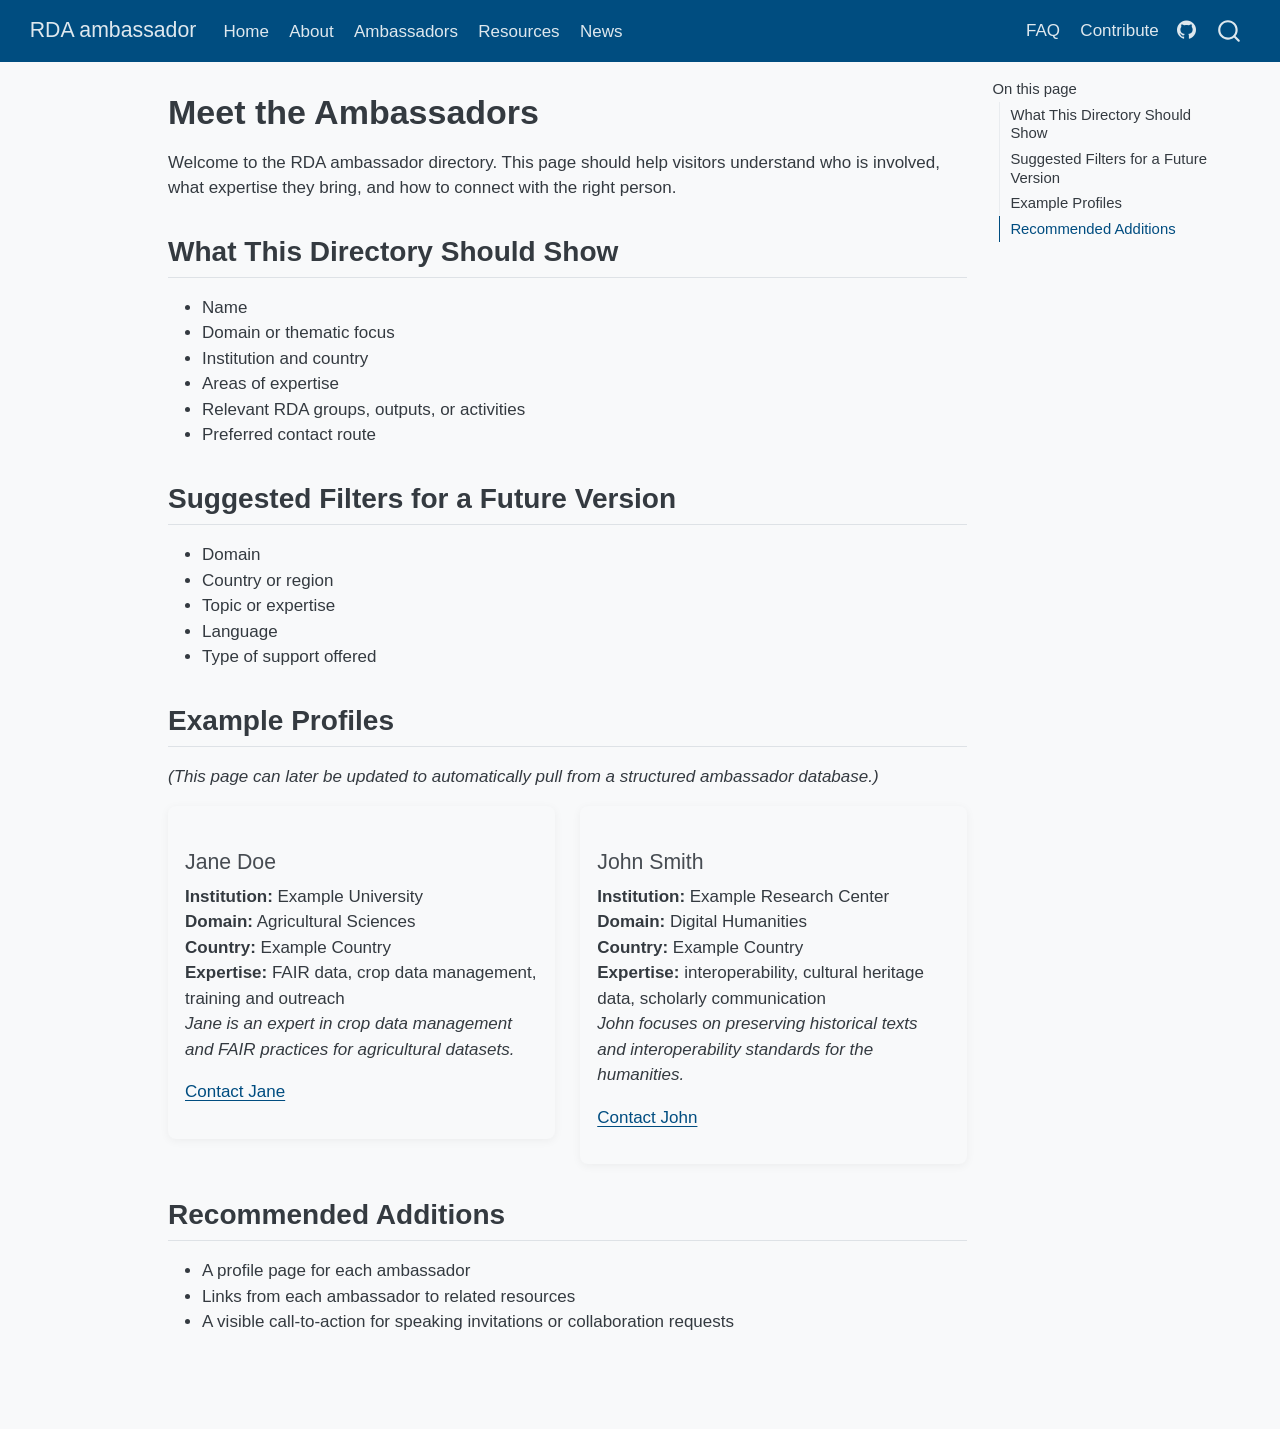
<file: pages/ambassadors/index.html>
<!DOCTYPE html>
<html xmlns="http://www.w3.org/1999/xhtml" lang="en" xml:lang="en"><head>

<meta charset="utf-8">
<meta name="generator" content="quarto-1.9.38">

<meta name="viewport" content="width=device-width, initial-scale=1.0, user-scalable=yes">


<title>Meet the Ambassadors – RDA ambassador</title>
<style>
/* Default styles provided by pandoc.
** See https://pandoc.org/MANUAL.html#variables-for-html for config info.
*/
code{white-space: pre-wrap;}
span.smallcaps{font-variant: small-caps;}
div.columns{display: flex; gap: min(4vw, 1.5em);}
div.column{flex: auto; overflow-x: auto;}
div.hanging-indent{margin-left: 1.5em; text-indent: -1.5em;}
ul.task-list{list-style: none;}
ul.task-list li input[type="checkbox"] {
  width: 0.8em;
  margin: 0 0.8em 0.2em -1em; /* quarto-specific, see https://github.com/quarto-dev/quarto-cli/issues/4556 */ 
  vertical-align: middle;
}
</style>


<script src="../../site_libs/quarto-nav/quarto-nav.js"></script>
<script src="../../site_libs/quarto-nav/headroom.min.js"></script>
<script src="../../site_libs/clipboard/clipboard.min.js"></script>
<script src="../../site_libs/quarto-search/autocomplete.umd.js"></script>
<script src="../../site_libs/quarto-search/fuse.min.js"></script>
<script src="../../site_libs/quarto-search/quarto-search.js"></script>
<meta name="quarto:offset" content="../../">
<script src="../../site_libs/quarto-html/quarto.js" type="module"></script>
<script src="../../site_libs/quarto-html/tabsets/tabsets.js" type="module"></script>
<script src="../../site_libs/quarto-html/popper.min.js"></script>
<script src="../../site_libs/quarto-html/tippy.umd.min.js"></script>
<script src="../../site_libs/quarto-html/anchor.min.js"></script>
<link href="../../site_libs/quarto-html/tippy.css" rel="stylesheet">
<link href="../../site_libs/quarto-html/quarto-syntax-highlighting-15634bcf2e68342d4ad2dfa704d543f6.css" rel="stylesheet" id="quarto-text-highlighting-styles">
<script src="../../site_libs/bootstrap/bootstrap.min.js"></script>
<link href="../../site_libs/bootstrap/bootstrap-icons.css" rel="stylesheet">
<link href="../../site_libs/bootstrap/bootstrap-e2d7aa4677c01dd37cf10bc2e1178ae0.min.css" rel="stylesheet" append-hash="true" id="quarto-bootstrap" data-mode="light">
<script id="quarto-search-options" type="application/json">{
  "location": "navbar",
  "copy-button": false,
  "collapse-after": 3,
  "panel-placement": "end",
  "type": "overlay",
  "limit": 50,
  "keyboard-shortcut": [
    "f",
    "/",
    "s"
  ],
  "show-item-context": false,
  "language": {
    "search-no-results-text": "No results",
    "search-matching-documents-text": "matching documents",
    "search-copy-link-title": "Copy link to search",
    "search-hide-matches-text": "Hide additional matches",
    "search-more-match-text": "more match in this document",
    "search-more-matches-text": "more matches in this document",
    "search-clear-button-title": "Clear",
    "search-text-placeholder": "",
    "search-detached-cancel-button-title": "Cancel",
    "search-submit-button-title": "Submit",
    "search-label": "Search"
  }
}</script>


<link rel="stylesheet" href="../../styles.scss">
</head>

<body class="nav-fixed quarto-light">

<div id="quarto-search-results"></div>
  <header id="quarto-header" class="headroom fixed-top">
    <nav class="navbar navbar-expand-lg " data-bs-theme="dark">
      <div class="navbar-container container-fluid">
      <div class="navbar-brand-container mx-auto">
    <a class="navbar-brand" href="../../index.html">
    <span class="navbar-title">RDA ambassador</span>
    </a>
  </div>
            <div id="quarto-search" class="" title="Search"></div>
          <button class="navbar-toggler" type="button" data-bs-toggle="collapse" data-bs-target="#navbarCollapse" aria-controls="navbarCollapse" role="menu" aria-expanded="false" aria-label="Toggle navigation" onclick="if (window.quartoToggleHeadroom) { window.quartoToggleHeadroom(); }">
  <span class="navbar-toggler-icon"></span>
</button>
          <div class="collapse navbar-collapse" id="navbarCollapse">
            <ul class="navbar-nav navbar-nav-scroll me-auto">
  <li class="nav-item">
    <a class="nav-link" href="../../index.html"> 
<span class="menu-text">Home</span></a>
  </li>  
  <li class="nav-item">
    <a class="nav-link" href="../../about.html"> 
<span class="menu-text">About</span></a>
  </li>  
  <li class="nav-item">
    <a class="nav-link active" href="../../pages/ambassadors/index.html" aria-current="page"> 
<span class="menu-text">Ambassadors</span></a>
  </li>  
  <li class="nav-item">
    <a class="nav-link" href="../../pages/resources/index.html"> 
<span class="menu-text">Resources</span></a>
  </li>  
  <li class="nav-item">
    <a class="nav-link" href="../../pages/news/index.html"> 
<span class="menu-text">News</span></a>
  </li>  
</ul>
            <ul class="navbar-nav navbar-nav-scroll ms-auto">
  <li class="nav-item">
    <a class="nav-link" href="../../pages/faq/index.html"> 
<span class="menu-text">FAQ</span></a>
  </li>  
  <li class="nav-item">
    <a class="nav-link" href="../../pages/contribute/index.html"> 
<span class="menu-text">Contribute</span></a>
  </li>  
  <li class="nav-item compact">
    <a class="nav-link" href="https://github.com/"> <i class="bi bi-github" role="img">
</i> 
<span class="menu-text"></span></a>
  </li>  
</ul>
          </div> <!-- /navcollapse -->
            <div class="quarto-navbar-tools">
</div>
      </div> <!-- /container-fluid -->
    </nav>
</header>
<!-- content -->
<div id="quarto-content" class="quarto-container page-columns page-rows-contents page-layout-article page-navbar">
<!-- sidebar -->
<!-- margin-sidebar -->
    <div id="quarto-margin-sidebar" class="sidebar margin-sidebar">
        <nav id="TOC" role="doc-toc" class="toc-active">
    <h2 id="toc-title">On this page</h2>
   
  <ul>
  <li><a href="#what-this-directory-should-show" id="toc-what-this-directory-should-show" class="nav-link active" data-scroll-target="#what-this-directory-should-show">What This Directory Should Show</a></li>
  <li><a href="#suggested-filters-for-a-future-version" id="toc-suggested-filters-for-a-future-version" class="nav-link" data-scroll-target="#suggested-filters-for-a-future-version">Suggested Filters for a Future Version</a></li>
  <li><a href="#example-profiles" id="toc-example-profiles" class="nav-link" data-scroll-target="#example-profiles">Example Profiles</a></li>
  <li><a href="#recommended-additions" id="toc-recommended-additions" class="nav-link" data-scroll-target="#recommended-additions">Recommended Additions</a></li>
  </ul>
</nav>
    </div>
<!-- main -->
<main class="content" id="quarto-document-content">

<header id="title-block-header" class="quarto-title-block default">
<div class="quarto-title">
<h1 class="title">Meet the Ambassadors</h1>
</div>



<div class="quarto-title-meta">

    
  
    
  </div>
  


</header>


<p>Welcome to the RDA ambassador directory. This page should help visitors understand who is involved, what expertise they bring, and how to connect with the right person.</p>
<section id="what-this-directory-should-show" class="level2">
<h2 class="anchored" data-anchor-id="what-this-directory-should-show">What This Directory Should Show</h2>
<ul>
<li>Name</li>
<li>Domain or thematic focus</li>
<li>Institution and country</li>
<li>Areas of expertise</li>
<li>Relevant RDA groups, outputs, or activities</li>
<li>Preferred contact route</li>
</ul>
</section>
<section id="suggested-filters-for-a-future-version" class="level2">
<h2 class="anchored" data-anchor-id="suggested-filters-for-a-future-version">Suggested Filters for a Future Version</h2>
<ul>
<li>Domain</li>
<li>Country or region</li>
<li>Topic or expertise</li>
<li>Language</li>
<li>Type of support offered</li>
</ul>
</section>
<section id="example-profiles" class="level2">
<h2 class="anchored" data-anchor-id="example-profiles">Example Profiles</h2>
<p><em>(This page can later be updated to automatically pull from a structured ambassador database.)</em></p>
<div class="grid">
<div class="g-col-12 g-col-md-6">
<div class="card resource-card">
<section id="jane-doe" class="level4 card-body">
<h4 class="anchored" data-anchor-id="jane-doe">Jane Doe</h4>
<p><strong>Institution:</strong> Example University<br>
<strong>Domain:</strong> Agricultural Sciences<br>
<strong>Country:</strong> Example Country<br>
<strong>Expertise:</strong> FAIR data, crop data management, training and outreach<br>
<em>Jane is an expert in crop data management and FAIR practices for agricultural datasets.</em></p>
<p><a href="mailto:jane.doe@example.com">Contact Jane</a></p>
</section>
</div>
</div>
<div class="g-col-12 g-col-md-6">
<div class="card resource-card">
<section id="john-smith" class="level4 card-body">
<h4 class="anchored" data-anchor-id="john-smith">John Smith</h4>
<p><strong>Institution:</strong> Example Research Center<br>
<strong>Domain:</strong> Digital Humanities<br>
<strong>Country:</strong> Example Country<br>
<strong>Expertise:</strong> interoperability, cultural heritage data, scholarly communication<br>
<em>John focuses on preserving historical texts and interoperability standards for the humanities.</em></p>
<p><a href="mailto:john.smith@example.com">Contact John</a></p>
</section>
</div>
</div>
</div>
</section>
<section id="recommended-additions" class="level2">
<h2 class="anchored" data-anchor-id="recommended-additions">Recommended Additions</h2>
<ul>
<li>A profile page for each ambassador</li>
<li>Links from each ambassador to related resources</li>
<li>A visible call-to-action for speaking invitations or collaboration requests</li>
</ul>


</section>

</main> <!-- /main -->
<script id="quarto-html-after-body" type="application/javascript">
  window.document.addEventListener("DOMContentLoaded", function (event) {
    const icon = "";
    const anchorJS = new window.AnchorJS();
    anchorJS.options = {
      placement: 'right',
      icon: icon
    };
    anchorJS.add('.anchored');
    const isCodeAnnotation = (el) => {
      for (const clz of el.classList) {
        if (clz.startsWith('code-annotation-')) {                     
          return true;
        }
      }
      return false;
    }
    const onCopySuccess = function(e) {
      // button target
      const button = e.trigger;
      // don't keep focus
      button.blur();
      // flash "checked"
      button.classList.add('code-copy-button-checked');
      var currentTitle = button.getAttribute("title");
      button.setAttribute("title", "Copied!");
      let tooltip;
      if (window.bootstrap) {
        button.setAttribute("data-bs-toggle", "tooltip");
        button.setAttribute("data-bs-placement", "left");
        button.setAttribute("data-bs-title", "Copied!");
        tooltip = new bootstrap.Tooltip(button, 
          { trigger: "manual", 
            customClass: "code-copy-button-tooltip",
            offset: [0, -8]});
        tooltip.show();    
      }
      setTimeout(function() {
        if (tooltip) {
          tooltip.hide();
          button.removeAttribute("data-bs-title");
          button.removeAttribute("data-bs-toggle");
          button.removeAttribute("data-bs-placement");
        }
        button.setAttribute("title", currentTitle);
        button.classList.remove('code-copy-button-checked');
      }, 1000);
      // clear code selection
      e.clearSelection();
    }
    const getTextToCopy = function(trigger) {
      const outerScaffold = trigger.parentElement.cloneNode(true);
      const codeEl = outerScaffold.querySelector('code');
      for (const childEl of codeEl.children) {
        if (isCodeAnnotation(childEl)) {
          childEl.remove();
        }
      }
      return codeEl.innerText;
    }
    const clipboard = new window.ClipboardJS('.code-copy-button:not([data-in-quarto-modal])', {
      text: getTextToCopy
    });
    clipboard.on('success', onCopySuccess);
    if (window.document.getElementById('quarto-embedded-source-code-modal')) {
      const clipboardModal = new window.ClipboardJS('.code-copy-button[data-in-quarto-modal]', {
        text: getTextToCopy,
        container: window.document.getElementById('quarto-embedded-source-code-modal')
      });
      clipboardModal.on('success', onCopySuccess);
    }
      var localhostRegex = new RegExp(/^(?:http|https):\/\/localhost\:?[0-9]*\//);
      var mailtoRegex = new RegExp(/^mailto:/);
        var filterRegex = new RegExp("https:\/\/www\.rd-alliance\.org\/disciplines\/rda-domain-ambassadors\/");
      var isInternal = (href) => {
          return filterRegex.test(href) || localhostRegex.test(href) || mailtoRegex.test(href);
      }
      // Inspect non-navigation links and adorn them if external
     var links = window.document.querySelectorAll('a[href]:not(.nav-link):not(.navbar-brand):not(.toc-action):not(.sidebar-link):not(.sidebar-item-toggle):not(.pagination-link):not(.no-external):not([aria-hidden]):not(.dropdown-item):not(.quarto-navigation-tool):not(.about-link)');
      for (var i=0; i<links.length; i++) {
        const link = links[i];
        if (!isInternal(link.href)) {
          // undo the damage that might have been done by quarto-nav.js in the case of
          // links that we want to consider external
          if (link.dataset.originalHref !== undefined) {
            link.href = link.dataset.originalHref;
          }
        }
      }
    function tippyHover(el, contentFn, onTriggerFn, onUntriggerFn) {
      const config = {
        allowHTML: true,
        maxWidth: 500,
        delay: 100,
        arrow: false,
        appendTo: function(el) {
            return el.parentElement;
        },
        interactive: true,
        interactiveBorder: 10,
        theme: 'quarto',
        placement: 'bottom-start',
      };
      if (contentFn) {
        config.content = contentFn;
      }
      if (onTriggerFn) {
        config.onTrigger = onTriggerFn;
      }
      if (onUntriggerFn) {
        config.onUntrigger = onUntriggerFn;
      }
      window.tippy(el, config); 
    }
    const noterefs = window.document.querySelectorAll('a[role="doc-noteref"]');
    for (var i=0; i<noterefs.length; i++) {
      const ref = noterefs[i];
      tippyHover(ref, function() {
        // use id or data attribute instead here
        let href = ref.getAttribute('data-footnote-href') || ref.getAttribute('href');
        try { href = new URL(href).hash; } catch {}
        const id = href.replace(/^#\/?/, "");
        const note = window.document.getElementById(id);
        if (note) {
          return note.innerHTML;
        } else {
          return "";
        }
      });
    }
    const xrefs = window.document.querySelectorAll('a.quarto-xref');
    const processXRef = (id, note) => {
      // Strip column container classes
      const stripColumnClz = (el) => {
        el.classList.remove("page-full", "page-columns");
        if (el.children) {
          for (const child of el.children) {
            stripColumnClz(child);
          }
        }
      }
      stripColumnClz(note)
      if (id === null || id.startsWith('sec-')) {
        // Special case sections, only their first couple elements
        const container = document.createElement("div");
        if (note.children && note.children.length > 2) {
          container.appendChild(note.children[0].cloneNode(true));
          for (let i = 1; i < note.children.length; i++) {
            const child = note.children[i];
            if (child.tagName === "P" && child.innerText === "") {
              continue;
            } else {
              container.appendChild(child.cloneNode(true));
              break;
            }
          }
          if (window.Quarto?.typesetMath) {
            window.Quarto.typesetMath(container);
          }
          return container.innerHTML
        } else {
          if (window.Quarto?.typesetMath) {
            window.Quarto.typesetMath(note);
          }
          return note.innerHTML;
        }
      } else {
        // Remove any anchor links if they are present
        const anchorLink = note.querySelector('a.anchorjs-link');
        if (anchorLink) {
          anchorLink.remove();
        }
        if (window.Quarto?.typesetMath) {
          window.Quarto.typesetMath(note);
        }
        if (note.classList.contains("callout")) {
          return note.outerHTML;
        } else {
          return note.innerHTML;
        }
      }
    }
    for (var i=0; i<xrefs.length; i++) {
      const xref = xrefs[i];
      tippyHover(xref, undefined, function(instance) {
        instance.disable();
        let url = xref.getAttribute('href');
        let hash = undefined; 
        if (url.startsWith('#')) {
          hash = url;
        } else {
          try { hash = new URL(url).hash; } catch {}
        }
        if (hash) {
          const id = hash.replace(/^#\/?/, "");
          const note = window.document.getElementById(id);
          if (note !== null) {
            try {
              const html = processXRef(id, note.cloneNode(true));
              instance.setContent(html);
            } finally {
              instance.enable();
              instance.show();
            }
          } else {
            // See if we can fetch this
            fetch(url.split('#')[0])
            .then(res => res.text())
            .then(html => {
              const parser = new DOMParser();
              const htmlDoc = parser.parseFromString(html, "text/html");
              const note = htmlDoc.getElementById(id);
              if (note !== null) {
                const html = processXRef(id, note);
                instance.setContent(html);
              } 
            }).finally(() => {
              instance.enable();
              instance.show();
            });
          }
        } else {
          // See if we can fetch a full url (with no hash to target)
          // This is a special case and we should probably do some content thinning / targeting
          fetch(url)
          .then(res => res.text())
          .then(html => {
            const parser = new DOMParser();
            const htmlDoc = parser.parseFromString(html, "text/html");
            const note = htmlDoc.querySelector('main.content');
            if (note !== null) {
              // This should only happen for chapter cross references
              // (since there is no id in the URL)
              // remove the first header
              if (note.children.length > 0 && note.children[0].tagName === "HEADER") {
                note.children[0].remove();
              }
              const html = processXRef(null, note);
              instance.setContent(html);
            } 
          }).finally(() => {
            instance.enable();
            instance.show();
          });
        }
      }, function(instance) {
      });
    }
        let selectedAnnoteEl;
        const selectorForAnnotation = ( cell, annotation) => {
          let cellAttr = 'data-code-cell="' + cell + '"';
          let lineAttr = 'data-code-annotation="' +  annotation + '"';
          const selector = 'span[' + cellAttr + '][' + lineAttr + ']';
          return selector;
        }
        const selectCodeLines = (annoteEl) => {
          const doc = window.document;
          const targetCell = annoteEl.getAttribute("data-target-cell");
          const targetAnnotation = annoteEl.getAttribute("data-target-annotation");
          const annoteSpan = window.document.querySelector(selectorForAnnotation(targetCell, targetAnnotation));
          const lines = annoteSpan.getAttribute("data-code-lines").split(",");
          const lineIds = lines.map((line) => {
            return targetCell + "-" + line;
          })
          let top = null;
          let height = null;
          let parent = null;
          if (lineIds.length > 0) {
              //compute the position of the single el (top and bottom and make a div)
              const el = window.document.getElementById(lineIds[0]);
              top = el.offsetTop;
              height = el.offsetHeight;
              parent = el.parentElement.parentElement;
            if (lineIds.length > 1) {
              const lastEl = window.document.getElementById(lineIds[lineIds.length - 1]);
              const bottom = lastEl.offsetTop + lastEl.offsetHeight;
              height = bottom - top;
            }
            if (top !== null && height !== null && parent !== null) {
              // cook up a div (if necessary) and position it 
              let div = window.document.getElementById("code-annotation-line-highlight");
              if (div === null) {
                div = window.document.createElement("div");
                div.setAttribute("id", "code-annotation-line-highlight");
                div.style.position = 'absolute';
                parent.appendChild(div);
              }
              div.style.top = top - 2 + "px";
              div.style.height = height + 4 + "px";
              div.style.left = 0;
              let gutterDiv = window.document.getElementById("code-annotation-line-highlight-gutter");
              if (gutterDiv === null) {
                gutterDiv = window.document.createElement("div");
                gutterDiv.setAttribute("id", "code-annotation-line-highlight-gutter");
                gutterDiv.style.position = 'absolute';
                const codeCell = window.document.getElementById(targetCell);
                const gutter = codeCell.querySelector('.code-annotation-gutter');
                gutter.appendChild(gutterDiv);
              }
              gutterDiv.style.top = top - 2 + "px";
              gutterDiv.style.height = height + 4 + "px";
            }
            selectedAnnoteEl = annoteEl;
          }
        };
        const unselectCodeLines = () => {
          const elementsIds = ["code-annotation-line-highlight", "code-annotation-line-highlight-gutter"];
          elementsIds.forEach((elId) => {
            const div = window.document.getElementById(elId);
            if (div) {
              div.remove();
            }
          });
          selectedAnnoteEl = undefined;
        };
          // Handle positioning of the toggle
      window.addEventListener(
        "resize",
        throttle(() => {
          elRect = undefined;
          if (selectedAnnoteEl) {
            selectCodeLines(selectedAnnoteEl);
          }
        }, 10)
      );
      function throttle(fn, ms) {
      let throttle = false;
      let timer;
        return (...args) => {
          if(!throttle) { // first call gets through
              fn.apply(this, args);
              throttle = true;
          } else { // all the others get throttled
              if(timer) clearTimeout(timer); // cancel #2
              timer = setTimeout(() => {
                fn.apply(this, args);
                timer = throttle = false;
              }, ms);
          }
        };
      }
        // Attach click handler to the DT
        const annoteDls = window.document.querySelectorAll('dt[data-target-cell]');
        for (const annoteDlNode of annoteDls) {
          annoteDlNode.addEventListener('click', (event) => {
            const clickedEl = event.target;
            if (clickedEl !== selectedAnnoteEl) {
              unselectCodeLines();
              const activeEl = window.document.querySelector('dt[data-target-cell].code-annotation-active');
              if (activeEl) {
                activeEl.classList.remove('code-annotation-active');
              }
              selectCodeLines(clickedEl);
              clickedEl.classList.add('code-annotation-active');
            } else {
              // Unselect the line
              unselectCodeLines();
              clickedEl.classList.remove('code-annotation-active');
            }
          });
        }
    const findCites = (el) => {
      const parentEl = el.parentElement;
      if (parentEl) {
        const cites = parentEl.dataset.cites;
        if (cites) {
          return {
            el,
            cites: cites.split(' ')
          };
        } else {
          return findCites(el.parentElement)
        }
      } else {
        return undefined;
      }
    };
    var bibliorefs = window.document.querySelectorAll('a[role="doc-biblioref"]');
    for (var i=0; i<bibliorefs.length; i++) {
      const ref = bibliorefs[i];
      const citeInfo = findCites(ref);
      if (citeInfo) {
        tippyHover(citeInfo.el, function() {
          var popup = window.document.createElement('div');
          citeInfo.cites.forEach(function(cite) {
            var citeDiv = window.document.createElement('div');
            citeDiv.classList.add('hanging-indent');
            citeDiv.classList.add('csl-entry');
            var biblioDiv = window.document.getElementById('ref-' + cite);
            if (biblioDiv) {
              citeDiv.innerHTML = biblioDiv.innerHTML;
            }
            popup.appendChild(citeDiv);
          });
          return popup.innerHTML;
        });
      }
    }
  });
  </script>
</div> <!-- /content -->




</body></html>
</file>
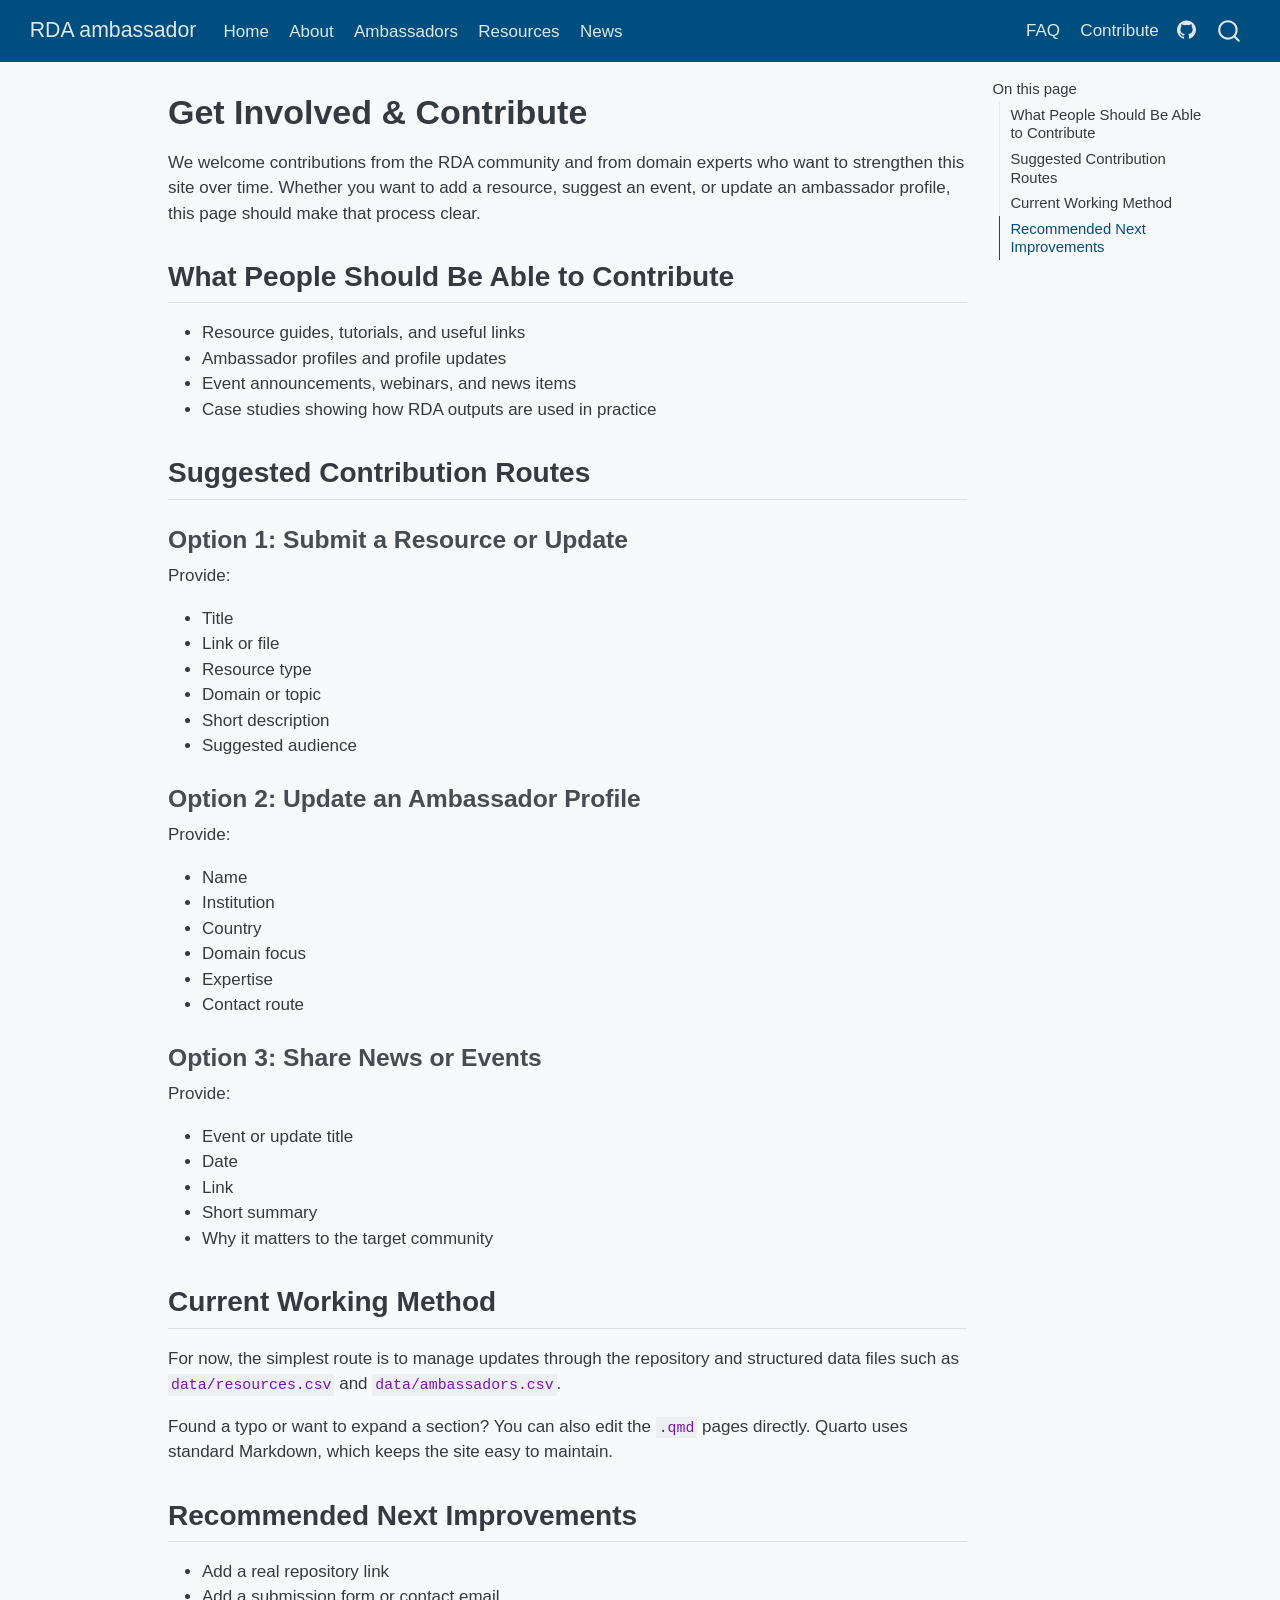
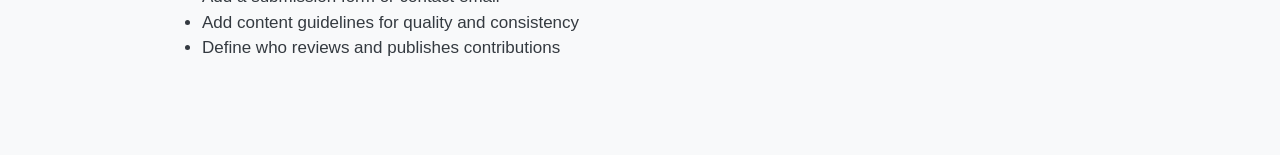
<file: pages/contribute/index.html>
<!DOCTYPE html>
<html xmlns="http://www.w3.org/1999/xhtml" lang="en" xml:lang="en"><head>

<meta charset="utf-8">
<meta name="generator" content="quarto-1.9.38">

<meta name="viewport" content="width=device-width, initial-scale=1.0, user-scalable=yes">


<title>Get Involved &amp; Contribute – RDA ambassador</title>
<style>
/* Default styles provided by pandoc.
** See https://pandoc.org/MANUAL.html#variables-for-html for config info.
*/
code{white-space: pre-wrap;}
span.smallcaps{font-variant: small-caps;}
div.columns{display: flex; gap: min(4vw, 1.5em);}
div.column{flex: auto; overflow-x: auto;}
div.hanging-indent{margin-left: 1.5em; text-indent: -1.5em;}
ul.task-list{list-style: none;}
ul.task-list li input[type="checkbox"] {
  width: 0.8em;
  margin: 0 0.8em 0.2em -1em; /* quarto-specific, see https://github.com/quarto-dev/quarto-cli/issues/4556 */ 
  vertical-align: middle;
}
</style>


<script src="../../site_libs/quarto-nav/quarto-nav.js"></script>
<script src="../../site_libs/quarto-nav/headroom.min.js"></script>
<script src="../../site_libs/clipboard/clipboard.min.js"></script>
<script src="../../site_libs/quarto-search/autocomplete.umd.js"></script>
<script src="../../site_libs/quarto-search/fuse.min.js"></script>
<script src="../../site_libs/quarto-search/quarto-search.js"></script>
<meta name="quarto:offset" content="../../">
<script src="../../site_libs/quarto-html/quarto.js" type="module"></script>
<script src="../../site_libs/quarto-html/tabsets/tabsets.js" type="module"></script>
<script src="../../site_libs/quarto-html/popper.min.js"></script>
<script src="../../site_libs/quarto-html/tippy.umd.min.js"></script>
<script src="../../site_libs/quarto-html/anchor.min.js"></script>
<link href="../../site_libs/quarto-html/tippy.css" rel="stylesheet">
<link href="../../site_libs/quarto-html/quarto-syntax-highlighting-15634bcf2e68342d4ad2dfa704d543f6.css" rel="stylesheet" id="quarto-text-highlighting-styles">
<script src="../../site_libs/bootstrap/bootstrap.min.js"></script>
<link href="../../site_libs/bootstrap/bootstrap-icons.css" rel="stylesheet">
<link href="../../site_libs/bootstrap/bootstrap-e2d7aa4677c01dd37cf10bc2e1178ae0.min.css" rel="stylesheet" append-hash="true" id="quarto-bootstrap" data-mode="light">
<script id="quarto-search-options" type="application/json">{
  "location": "navbar",
  "copy-button": false,
  "collapse-after": 3,
  "panel-placement": "end",
  "type": "overlay",
  "limit": 50,
  "keyboard-shortcut": [
    "f",
    "/",
    "s"
  ],
  "show-item-context": false,
  "language": {
    "search-no-results-text": "No results",
    "search-matching-documents-text": "matching documents",
    "search-copy-link-title": "Copy link to search",
    "search-hide-matches-text": "Hide additional matches",
    "search-more-match-text": "more match in this document",
    "search-more-matches-text": "more matches in this document",
    "search-clear-button-title": "Clear",
    "search-text-placeholder": "",
    "search-detached-cancel-button-title": "Cancel",
    "search-submit-button-title": "Submit",
    "search-label": "Search"
  }
}</script>


<link rel="stylesheet" href="../../styles.scss">
</head>

<body class="nav-fixed quarto-light">

<div id="quarto-search-results"></div>
  <header id="quarto-header" class="headroom fixed-top">
    <nav class="navbar navbar-expand-lg " data-bs-theme="dark">
      <div class="navbar-container container-fluid">
      <div class="navbar-brand-container mx-auto">
    <a class="navbar-brand" href="../../index.html">
    <span class="navbar-title">RDA ambassador</span>
    </a>
  </div>
            <div id="quarto-search" class="" title="Search"></div>
          <button class="navbar-toggler" type="button" data-bs-toggle="collapse" data-bs-target="#navbarCollapse" aria-controls="navbarCollapse" role="menu" aria-expanded="false" aria-label="Toggle navigation" onclick="if (window.quartoToggleHeadroom) { window.quartoToggleHeadroom(); }">
  <span class="navbar-toggler-icon"></span>
</button>
          <div class="collapse navbar-collapse" id="navbarCollapse">
            <ul class="navbar-nav navbar-nav-scroll me-auto">
  <li class="nav-item">
    <a class="nav-link" href="../../index.html"> 
<span class="menu-text">Home</span></a>
  </li>  
  <li class="nav-item">
    <a class="nav-link" href="../../about.html"> 
<span class="menu-text">About</span></a>
  </li>  
  <li class="nav-item">
    <a class="nav-link" href="../../pages/ambassadors/index.html"> 
<span class="menu-text">Ambassadors</span></a>
  </li>  
  <li class="nav-item">
    <a class="nav-link" href="../../pages/resources/index.html"> 
<span class="menu-text">Resources</span></a>
  </li>  
  <li class="nav-item">
    <a class="nav-link" href="../../pages/news/index.html"> 
<span class="menu-text">News</span></a>
  </li>  
</ul>
            <ul class="navbar-nav navbar-nav-scroll ms-auto">
  <li class="nav-item">
    <a class="nav-link" href="../../pages/faq/index.html"> 
<span class="menu-text">FAQ</span></a>
  </li>  
  <li class="nav-item">
    <a class="nav-link active" href="../../pages/contribute/index.html" aria-current="page"> 
<span class="menu-text">Contribute</span></a>
  </li>  
  <li class="nav-item compact">
    <a class="nav-link" href="https://github.com/"> <i class="bi bi-github" role="img">
</i> 
<span class="menu-text"></span></a>
  </li>  
</ul>
          </div> <!-- /navcollapse -->
            <div class="quarto-navbar-tools">
</div>
      </div> <!-- /container-fluid -->
    </nav>
</header>
<!-- content -->
<div id="quarto-content" class="quarto-container page-columns page-rows-contents page-layout-article page-navbar">
<!-- sidebar -->
<!-- margin-sidebar -->
    <div id="quarto-margin-sidebar" class="sidebar margin-sidebar">
        <nav id="TOC" role="doc-toc" class="toc-active">
    <h2 id="toc-title">On this page</h2>
   
  <ul>
  <li><a href="#what-people-should-be-able-to-contribute" id="toc-what-people-should-be-able-to-contribute" class="nav-link active" data-scroll-target="#what-people-should-be-able-to-contribute">What People Should Be Able to Contribute</a></li>
  <li><a href="#suggested-contribution-routes" id="toc-suggested-contribution-routes" class="nav-link" data-scroll-target="#suggested-contribution-routes">Suggested Contribution Routes</a>
  <ul class="collapse">
  <li><a href="#option-1-submit-a-resource-or-update" id="toc-option-1-submit-a-resource-or-update" class="nav-link" data-scroll-target="#option-1-submit-a-resource-or-update">Option 1: Submit a Resource or Update</a></li>
  <li><a href="#option-2-update-an-ambassador-profile" id="toc-option-2-update-an-ambassador-profile" class="nav-link" data-scroll-target="#option-2-update-an-ambassador-profile">Option 2: Update an Ambassador Profile</a></li>
  <li><a href="#option-3-share-news-or-events" id="toc-option-3-share-news-or-events" class="nav-link" data-scroll-target="#option-3-share-news-or-events">Option 3: Share News or Events</a></li>
  </ul></li>
  <li><a href="#current-working-method" id="toc-current-working-method" class="nav-link" data-scroll-target="#current-working-method">Current Working Method</a></li>
  <li><a href="#recommended-next-improvements" id="toc-recommended-next-improvements" class="nav-link" data-scroll-target="#recommended-next-improvements">Recommended Next Improvements</a></li>
  </ul>
</nav>
    </div>
<!-- main -->
<main class="content" id="quarto-document-content">

<header id="title-block-header" class="quarto-title-block default">
<div class="quarto-title">
<h1 class="title">Get Involved &amp; Contribute</h1>
</div>



<div class="quarto-title-meta">

    
  
    
  </div>
  


</header>


<p>We welcome contributions from the RDA community and from domain experts who want to strengthen this site over time. Whether you want to add a resource, suggest an event, or update an ambassador profile, this page should make that process clear.</p>
<section id="what-people-should-be-able-to-contribute" class="level2">
<h2 class="anchored" data-anchor-id="what-people-should-be-able-to-contribute">What People Should Be Able to Contribute</h2>
<ul>
<li>Resource guides, tutorials, and useful links</li>
<li>Ambassador profiles and profile updates</li>
<li>Event announcements, webinars, and news items</li>
<li>Case studies showing how RDA outputs are used in practice</li>
</ul>
</section>
<section id="suggested-contribution-routes" class="level2">
<h2 class="anchored" data-anchor-id="suggested-contribution-routes">Suggested Contribution Routes</h2>
<section id="option-1-submit-a-resource-or-update" class="level3">
<h3 class="anchored" data-anchor-id="option-1-submit-a-resource-or-update">Option 1: Submit a Resource or Update</h3>
<p>Provide:</p>
<ul>
<li>Title</li>
<li>Link or file</li>
<li>Resource type</li>
<li>Domain or topic</li>
<li>Short description</li>
<li>Suggested audience</li>
</ul>
</section>
<section id="option-2-update-an-ambassador-profile" class="level3">
<h3 class="anchored" data-anchor-id="option-2-update-an-ambassador-profile">Option 2: Update an Ambassador Profile</h3>
<p>Provide:</p>
<ul>
<li>Name</li>
<li>Institution</li>
<li>Country</li>
<li>Domain focus</li>
<li>Expertise</li>
<li>Contact route</li>
</ul>
</section>
<section id="option-3-share-news-or-events" class="level3">
<h3 class="anchored" data-anchor-id="option-3-share-news-or-events">Option 3: Share News or Events</h3>
<p>Provide:</p>
<ul>
<li>Event or update title</li>
<li>Date</li>
<li>Link</li>
<li>Short summary</li>
<li>Why it matters to the target community</li>
</ul>
</section>
</section>
<section id="current-working-method" class="level2">
<h2 class="anchored" data-anchor-id="current-working-method">Current Working Method</h2>
<p>For now, the simplest route is to manage updates through the repository and structured data files such as <code>data/resources.csv</code> and <code>data/ambassadors.csv</code>.</p>
<p>Found a typo or want to expand a section? You can also edit the <code>.qmd</code> pages directly. Quarto uses standard Markdown, which keeps the site easy to maintain.</p>
</section>
<section id="recommended-next-improvements" class="level2">
<h2 class="anchored" data-anchor-id="recommended-next-improvements">Recommended Next Improvements</h2>
<ul>
<li>Add a real repository link</li>
<li>Add a submission form or contact email</li>
<li>Add content guidelines for quality and consistency</li>
<li>Define who reviews and publishes contributions</li>
</ul>


</section>

</main> <!-- /main -->
<script id="quarto-html-after-body" type="application/javascript">
  window.document.addEventListener("DOMContentLoaded", function (event) {
    const icon = "";
    const anchorJS = new window.AnchorJS();
    anchorJS.options = {
      placement: 'right',
      icon: icon
    };
    anchorJS.add('.anchored');
    const isCodeAnnotation = (el) => {
      for (const clz of el.classList) {
        if (clz.startsWith('code-annotation-')) {                     
          return true;
        }
      }
      return false;
    }
    const onCopySuccess = function(e) {
      // button target
      const button = e.trigger;
      // don't keep focus
      button.blur();
      // flash "checked"
      button.classList.add('code-copy-button-checked');
      var currentTitle = button.getAttribute("title");
      button.setAttribute("title", "Copied!");
      let tooltip;
      if (window.bootstrap) {
        button.setAttribute("data-bs-toggle", "tooltip");
        button.setAttribute("data-bs-placement", "left");
        button.setAttribute("data-bs-title", "Copied!");
        tooltip = new bootstrap.Tooltip(button, 
          { trigger: "manual", 
            customClass: "code-copy-button-tooltip",
            offset: [0, -8]});
        tooltip.show();    
      }
      setTimeout(function() {
        if (tooltip) {
          tooltip.hide();
          button.removeAttribute("data-bs-title");
          button.removeAttribute("data-bs-toggle");
          button.removeAttribute("data-bs-placement");
        }
        button.setAttribute("title", currentTitle);
        button.classList.remove('code-copy-button-checked');
      }, 1000);
      // clear code selection
      e.clearSelection();
    }
    const getTextToCopy = function(trigger) {
      const outerScaffold = trigger.parentElement.cloneNode(true);
      const codeEl = outerScaffold.querySelector('code');
      for (const childEl of codeEl.children) {
        if (isCodeAnnotation(childEl)) {
          childEl.remove();
        }
      }
      return codeEl.innerText;
    }
    const clipboard = new window.ClipboardJS('.code-copy-button:not([data-in-quarto-modal])', {
      text: getTextToCopy
    });
    clipboard.on('success', onCopySuccess);
    if (window.document.getElementById('quarto-embedded-source-code-modal')) {
      const clipboardModal = new window.ClipboardJS('.code-copy-button[data-in-quarto-modal]', {
        text: getTextToCopy,
        container: window.document.getElementById('quarto-embedded-source-code-modal')
      });
      clipboardModal.on('success', onCopySuccess);
    }
      var localhostRegex = new RegExp(/^(?:http|https):\/\/localhost\:?[0-9]*\//);
      var mailtoRegex = new RegExp(/^mailto:/);
        var filterRegex = new RegExp("https:\/\/www\.rd-alliance\.org\/disciplines\/rda-domain-ambassadors\/");
      var isInternal = (href) => {
          return filterRegex.test(href) || localhostRegex.test(href) || mailtoRegex.test(href);
      }
      // Inspect non-navigation links and adorn them if external
     var links = window.document.querySelectorAll('a[href]:not(.nav-link):not(.navbar-brand):not(.toc-action):not(.sidebar-link):not(.sidebar-item-toggle):not(.pagination-link):not(.no-external):not([aria-hidden]):not(.dropdown-item):not(.quarto-navigation-tool):not(.about-link)');
      for (var i=0; i<links.length; i++) {
        const link = links[i];
        if (!isInternal(link.href)) {
          // undo the damage that might have been done by quarto-nav.js in the case of
          // links that we want to consider external
          if (link.dataset.originalHref !== undefined) {
            link.href = link.dataset.originalHref;
          }
        }
      }
    function tippyHover(el, contentFn, onTriggerFn, onUntriggerFn) {
      const config = {
        allowHTML: true,
        maxWidth: 500,
        delay: 100,
        arrow: false,
        appendTo: function(el) {
            return el.parentElement;
        },
        interactive: true,
        interactiveBorder: 10,
        theme: 'quarto',
        placement: 'bottom-start',
      };
      if (contentFn) {
        config.content = contentFn;
      }
      if (onTriggerFn) {
        config.onTrigger = onTriggerFn;
      }
      if (onUntriggerFn) {
        config.onUntrigger = onUntriggerFn;
      }
      window.tippy(el, config); 
    }
    const noterefs = window.document.querySelectorAll('a[role="doc-noteref"]');
    for (var i=0; i<noterefs.length; i++) {
      const ref = noterefs[i];
      tippyHover(ref, function() {
        // use id or data attribute instead here
        let href = ref.getAttribute('data-footnote-href') || ref.getAttribute('href');
        try { href = new URL(href).hash; } catch {}
        const id = href.replace(/^#\/?/, "");
        const note = window.document.getElementById(id);
        if (note) {
          return note.innerHTML;
        } else {
          return "";
        }
      });
    }
    const xrefs = window.document.querySelectorAll('a.quarto-xref');
    const processXRef = (id, note) => {
      // Strip column container classes
      const stripColumnClz = (el) => {
        el.classList.remove("page-full", "page-columns");
        if (el.children) {
          for (const child of el.children) {
            stripColumnClz(child);
          }
        }
      }
      stripColumnClz(note)
      if (id === null || id.startsWith('sec-')) {
        // Special case sections, only their first couple elements
        const container = document.createElement("div");
        if (note.children && note.children.length > 2) {
          container.appendChild(note.children[0].cloneNode(true));
          for (let i = 1; i < note.children.length; i++) {
            const child = note.children[i];
            if (child.tagName === "P" && child.innerText === "") {
              continue;
            } else {
              container.appendChild(child.cloneNode(true));
              break;
            }
          }
          if (window.Quarto?.typesetMath) {
            window.Quarto.typesetMath(container);
          }
          return container.innerHTML
        } else {
          if (window.Quarto?.typesetMath) {
            window.Quarto.typesetMath(note);
          }
          return note.innerHTML;
        }
      } else {
        // Remove any anchor links if they are present
        const anchorLink = note.querySelector('a.anchorjs-link');
        if (anchorLink) {
          anchorLink.remove();
        }
        if (window.Quarto?.typesetMath) {
          window.Quarto.typesetMath(note);
        }
        if (note.classList.contains("callout")) {
          return note.outerHTML;
        } else {
          return note.innerHTML;
        }
      }
    }
    for (var i=0; i<xrefs.length; i++) {
      const xref = xrefs[i];
      tippyHover(xref, undefined, function(instance) {
        instance.disable();
        let url = xref.getAttribute('href');
        let hash = undefined; 
        if (url.startsWith('#')) {
          hash = url;
        } else {
          try { hash = new URL(url).hash; } catch {}
        }
        if (hash) {
          const id = hash.replace(/^#\/?/, "");
          const note = window.document.getElementById(id);
          if (note !== null) {
            try {
              const html = processXRef(id, note.cloneNode(true));
              instance.setContent(html);
            } finally {
              instance.enable();
              instance.show();
            }
          } else {
            // See if we can fetch this
            fetch(url.split('#')[0])
            .then(res => res.text())
            .then(html => {
              const parser = new DOMParser();
              const htmlDoc = parser.parseFromString(html, "text/html");
              const note = htmlDoc.getElementById(id);
              if (note !== null) {
                const html = processXRef(id, note);
                instance.setContent(html);
              } 
            }).finally(() => {
              instance.enable();
              instance.show();
            });
          }
        } else {
          // See if we can fetch a full url (with no hash to target)
          // This is a special case and we should probably do some content thinning / targeting
          fetch(url)
          .then(res => res.text())
          .then(html => {
            const parser = new DOMParser();
            const htmlDoc = parser.parseFromString(html, "text/html");
            const note = htmlDoc.querySelector('main.content');
            if (note !== null) {
              // This should only happen for chapter cross references
              // (since there is no id in the URL)
              // remove the first header
              if (note.children.length > 0 && note.children[0].tagName === "HEADER") {
                note.children[0].remove();
              }
              const html = processXRef(null, note);
              instance.setContent(html);
            } 
          }).finally(() => {
            instance.enable();
            instance.show();
          });
        }
      }, function(instance) {
      });
    }
        let selectedAnnoteEl;
        const selectorForAnnotation = ( cell, annotation) => {
          let cellAttr = 'data-code-cell="' + cell + '"';
          let lineAttr = 'data-code-annotation="' +  annotation + '"';
          const selector = 'span[' + cellAttr + '][' + lineAttr + ']';
          return selector;
        }
        const selectCodeLines = (annoteEl) => {
          const doc = window.document;
          const targetCell = annoteEl.getAttribute("data-target-cell");
          const targetAnnotation = annoteEl.getAttribute("data-target-annotation");
          const annoteSpan = window.document.querySelector(selectorForAnnotation(targetCell, targetAnnotation));
          const lines = annoteSpan.getAttribute("data-code-lines").split(",");
          const lineIds = lines.map((line) => {
            return targetCell + "-" + line;
          })
          let top = null;
          let height = null;
          let parent = null;
          if (lineIds.length > 0) {
              //compute the position of the single el (top and bottom and make a div)
              const el = window.document.getElementById(lineIds[0]);
              top = el.offsetTop;
              height = el.offsetHeight;
              parent = el.parentElement.parentElement;
            if (lineIds.length > 1) {
              const lastEl = window.document.getElementById(lineIds[lineIds.length - 1]);
              const bottom = lastEl.offsetTop + lastEl.offsetHeight;
              height = bottom - top;
            }
            if (top !== null && height !== null && parent !== null) {
              // cook up a div (if necessary) and position it 
              let div = window.document.getElementById("code-annotation-line-highlight");
              if (div === null) {
                div = window.document.createElement("div");
                div.setAttribute("id", "code-annotation-line-highlight");
                div.style.position = 'absolute';
                parent.appendChild(div);
              }
              div.style.top = top - 2 + "px";
              div.style.height = height + 4 + "px";
              div.style.left = 0;
              let gutterDiv = window.document.getElementById("code-annotation-line-highlight-gutter");
              if (gutterDiv === null) {
                gutterDiv = window.document.createElement("div");
                gutterDiv.setAttribute("id", "code-annotation-line-highlight-gutter");
                gutterDiv.style.position = 'absolute';
                const codeCell = window.document.getElementById(targetCell);
                const gutter = codeCell.querySelector('.code-annotation-gutter');
                gutter.appendChild(gutterDiv);
              }
              gutterDiv.style.top = top - 2 + "px";
              gutterDiv.style.height = height + 4 + "px";
            }
            selectedAnnoteEl = annoteEl;
          }
        };
        const unselectCodeLines = () => {
          const elementsIds = ["code-annotation-line-highlight", "code-annotation-line-highlight-gutter"];
          elementsIds.forEach((elId) => {
            const div = window.document.getElementById(elId);
            if (div) {
              div.remove();
            }
          });
          selectedAnnoteEl = undefined;
        };
          // Handle positioning of the toggle
      window.addEventListener(
        "resize",
        throttle(() => {
          elRect = undefined;
          if (selectedAnnoteEl) {
            selectCodeLines(selectedAnnoteEl);
          }
        }, 10)
      );
      function throttle(fn, ms) {
      let throttle = false;
      let timer;
        return (...args) => {
          if(!throttle) { // first call gets through
              fn.apply(this, args);
              throttle = true;
          } else { // all the others get throttled
              if(timer) clearTimeout(timer); // cancel #2
              timer = setTimeout(() => {
                fn.apply(this, args);
                timer = throttle = false;
              }, ms);
          }
        };
      }
        // Attach click handler to the DT
        const annoteDls = window.document.querySelectorAll('dt[data-target-cell]');
        for (const annoteDlNode of annoteDls) {
          annoteDlNode.addEventListener('click', (event) => {
            const clickedEl = event.target;
            if (clickedEl !== selectedAnnoteEl) {
              unselectCodeLines();
              const activeEl = window.document.querySelector('dt[data-target-cell].code-annotation-active');
              if (activeEl) {
                activeEl.classList.remove('code-annotation-active');
              }
              selectCodeLines(clickedEl);
              clickedEl.classList.add('code-annotation-active');
            } else {
              // Unselect the line
              unselectCodeLines();
              clickedEl.classList.remove('code-annotation-active');
            }
          });
        }
    const findCites = (el) => {
      const parentEl = el.parentElement;
      if (parentEl) {
        const cites = parentEl.dataset.cites;
        if (cites) {
          return {
            el,
            cites: cites.split(' ')
          };
        } else {
          return findCites(el.parentElement)
        }
      } else {
        return undefined;
      }
    };
    var bibliorefs = window.document.querySelectorAll('a[role="doc-biblioref"]');
    for (var i=0; i<bibliorefs.length; i++) {
      const ref = bibliorefs[i];
      const citeInfo = findCites(ref);
      if (citeInfo) {
        tippyHover(citeInfo.el, function() {
          var popup = window.document.createElement('div');
          citeInfo.cites.forEach(function(cite) {
            var citeDiv = window.document.createElement('div');
            citeDiv.classList.add('hanging-indent');
            citeDiv.classList.add('csl-entry');
            var biblioDiv = window.document.getElementById('ref-' + cite);
            if (biblioDiv) {
              citeDiv.innerHTML = biblioDiv.innerHTML;
            }
            popup.appendChild(citeDiv);
          });
          return popup.innerHTML;
        });
      }
    }
  });
  </script>
</div> <!-- /content -->




</body></html>
</file>
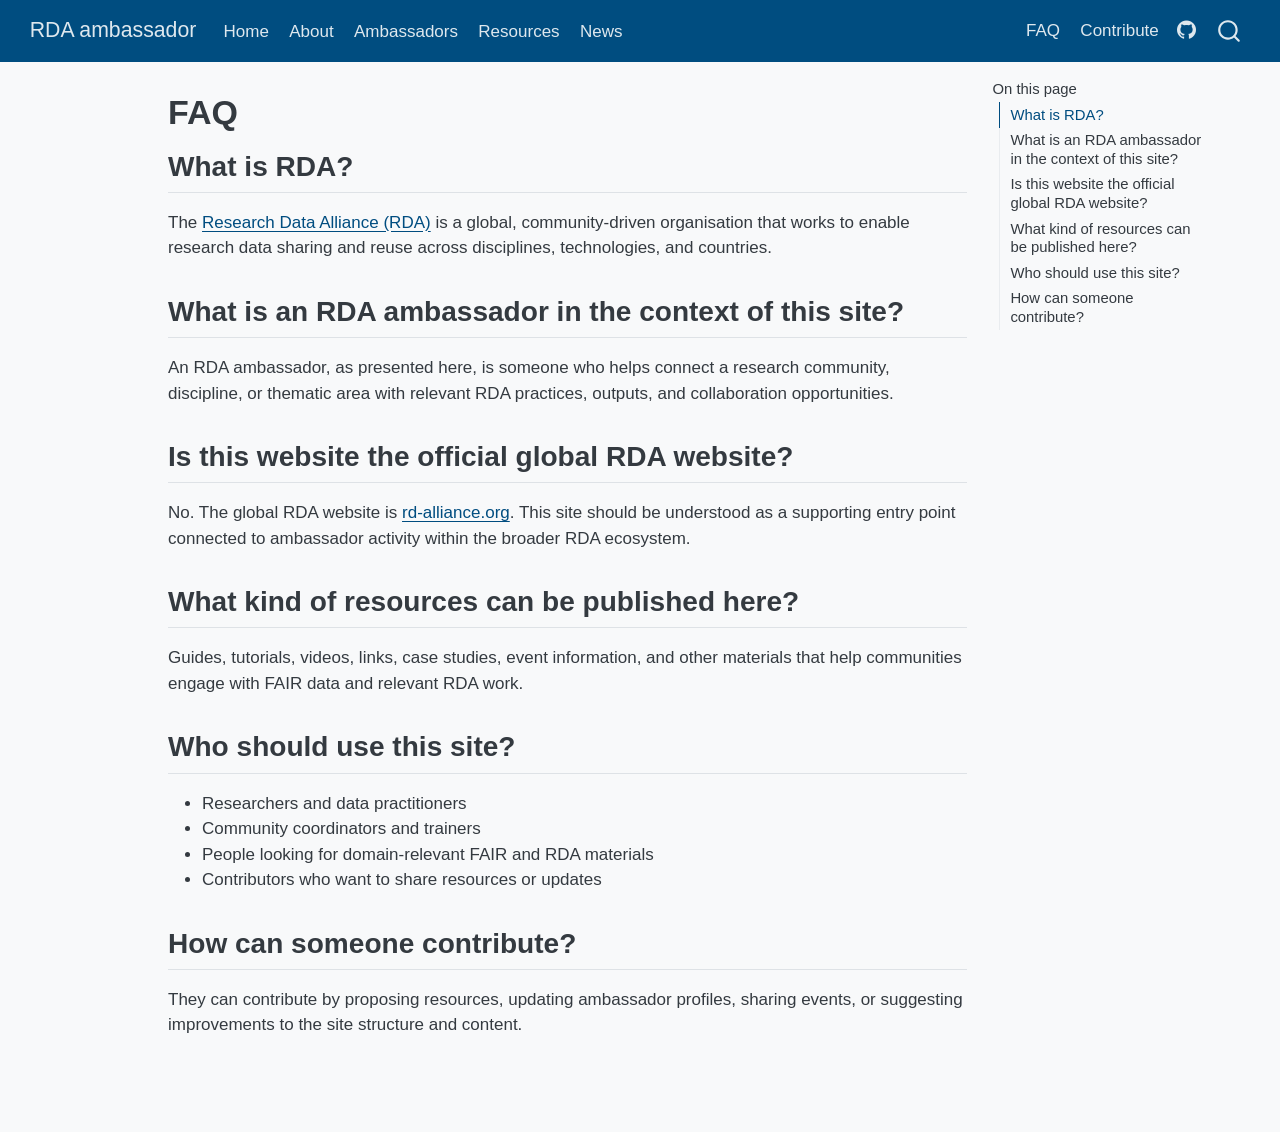
<file: pages/faq/index.html>
<!DOCTYPE html>
<html xmlns="http://www.w3.org/1999/xhtml" lang="en" xml:lang="en"><head>

<meta charset="utf-8">
<meta name="generator" content="quarto-1.9.38">

<meta name="viewport" content="width=device-width, initial-scale=1.0, user-scalable=yes">


<title>FAQ – RDA ambassador</title>
<style>
/* Default styles provided by pandoc.
** See https://pandoc.org/MANUAL.html#variables-for-html for config info.
*/
code{white-space: pre-wrap;}
span.smallcaps{font-variant: small-caps;}
div.columns{display: flex; gap: min(4vw, 1.5em);}
div.column{flex: auto; overflow-x: auto;}
div.hanging-indent{margin-left: 1.5em; text-indent: -1.5em;}
ul.task-list{list-style: none;}
ul.task-list li input[type="checkbox"] {
  width: 0.8em;
  margin: 0 0.8em 0.2em -1em; /* quarto-specific, see https://github.com/quarto-dev/quarto-cli/issues/4556 */ 
  vertical-align: middle;
}
</style>


<script src="../../site_libs/quarto-nav/quarto-nav.js"></script>
<script src="../../site_libs/quarto-nav/headroom.min.js"></script>
<script src="../../site_libs/clipboard/clipboard.min.js"></script>
<script src="../../site_libs/quarto-search/autocomplete.umd.js"></script>
<script src="../../site_libs/quarto-search/fuse.min.js"></script>
<script src="../../site_libs/quarto-search/quarto-search.js"></script>
<meta name="quarto:offset" content="../../">
<script src="../../site_libs/quarto-html/quarto.js" type="module"></script>
<script src="../../site_libs/quarto-html/tabsets/tabsets.js" type="module"></script>
<script src="../../site_libs/quarto-html/popper.min.js"></script>
<script src="../../site_libs/quarto-html/tippy.umd.min.js"></script>
<script src="../../site_libs/quarto-html/anchor.min.js"></script>
<link href="../../site_libs/quarto-html/tippy.css" rel="stylesheet">
<link href="../../site_libs/quarto-html/quarto-syntax-highlighting-15634bcf2e68342d4ad2dfa704d543f6.css" rel="stylesheet" id="quarto-text-highlighting-styles">
<script src="../../site_libs/bootstrap/bootstrap.min.js"></script>
<link href="../../site_libs/bootstrap/bootstrap-icons.css" rel="stylesheet">
<link href="../../site_libs/bootstrap/bootstrap-e2d7aa4677c01dd37cf10bc2e1178ae0.min.css" rel="stylesheet" append-hash="true" id="quarto-bootstrap" data-mode="light">
<script id="quarto-search-options" type="application/json">{
  "location": "navbar",
  "copy-button": false,
  "collapse-after": 3,
  "panel-placement": "end",
  "type": "overlay",
  "limit": 50,
  "keyboard-shortcut": [
    "f",
    "/",
    "s"
  ],
  "show-item-context": false,
  "language": {
    "search-no-results-text": "No results",
    "search-matching-documents-text": "matching documents",
    "search-copy-link-title": "Copy link to search",
    "search-hide-matches-text": "Hide additional matches",
    "search-more-match-text": "more match in this document",
    "search-more-matches-text": "more matches in this document",
    "search-clear-button-title": "Clear",
    "search-text-placeholder": "",
    "search-detached-cancel-button-title": "Cancel",
    "search-submit-button-title": "Submit",
    "search-label": "Search"
  }
}</script>


<link rel="stylesheet" href="../../styles.scss">
</head>

<body class="nav-fixed quarto-light">

<div id="quarto-search-results"></div>
  <header id="quarto-header" class="headroom fixed-top">
    <nav class="navbar navbar-expand-lg " data-bs-theme="dark">
      <div class="navbar-container container-fluid">
      <div class="navbar-brand-container mx-auto">
    <a class="navbar-brand" href="../../index.html">
    <span class="navbar-title">RDA ambassador</span>
    </a>
  </div>
            <div id="quarto-search" class="" title="Search"></div>
          <button class="navbar-toggler" type="button" data-bs-toggle="collapse" data-bs-target="#navbarCollapse" aria-controls="navbarCollapse" role="menu" aria-expanded="false" aria-label="Toggle navigation" onclick="if (window.quartoToggleHeadroom) { window.quartoToggleHeadroom(); }">
  <span class="navbar-toggler-icon"></span>
</button>
          <div class="collapse navbar-collapse" id="navbarCollapse">
            <ul class="navbar-nav navbar-nav-scroll me-auto">
  <li class="nav-item">
    <a class="nav-link" href="../../index.html"> 
<span class="menu-text">Home</span></a>
  </li>  
  <li class="nav-item">
    <a class="nav-link" href="../../about.html"> 
<span class="menu-text">About</span></a>
  </li>  
  <li class="nav-item">
    <a class="nav-link" href="../../pages/ambassadors/index.html"> 
<span class="menu-text">Ambassadors</span></a>
  </li>  
  <li class="nav-item">
    <a class="nav-link" href="../../pages/resources/index.html"> 
<span class="menu-text">Resources</span></a>
  </li>  
  <li class="nav-item">
    <a class="nav-link" href="../../pages/news/index.html"> 
<span class="menu-text">News</span></a>
  </li>  
</ul>
            <ul class="navbar-nav navbar-nav-scroll ms-auto">
  <li class="nav-item">
    <a class="nav-link active" href="../../pages/faq/index.html" aria-current="page"> 
<span class="menu-text">FAQ</span></a>
  </li>  
  <li class="nav-item">
    <a class="nav-link" href="../../pages/contribute/index.html"> 
<span class="menu-text">Contribute</span></a>
  </li>  
  <li class="nav-item compact">
    <a class="nav-link" href="https://github.com/"> <i class="bi bi-github" role="img">
</i> 
<span class="menu-text"></span></a>
  </li>  
</ul>
          </div> <!-- /navcollapse -->
            <div class="quarto-navbar-tools">
</div>
      </div> <!-- /container-fluid -->
    </nav>
</header>
<!-- content -->
<div id="quarto-content" class="quarto-container page-columns page-rows-contents page-layout-article page-navbar">
<!-- sidebar -->
<!-- margin-sidebar -->
    <div id="quarto-margin-sidebar" class="sidebar margin-sidebar">
        <nav id="TOC" role="doc-toc" class="toc-active">
    <h2 id="toc-title">On this page</h2>
   
  <ul>
  <li><a href="#what-is-rda" id="toc-what-is-rda" class="nav-link active" data-scroll-target="#what-is-rda">What is RDA?</a></li>
  <li><a href="#what-is-an-rda-ambassador-in-the-context-of-this-site" id="toc-what-is-an-rda-ambassador-in-the-context-of-this-site" class="nav-link" data-scroll-target="#what-is-an-rda-ambassador-in-the-context-of-this-site">What is an RDA ambassador in the context of this site?</a></li>
  <li><a href="#is-this-website-the-official-global-rda-website" id="toc-is-this-website-the-official-global-rda-website" class="nav-link" data-scroll-target="#is-this-website-the-official-global-rda-website">Is this website the official global RDA website?</a></li>
  <li><a href="#what-kind-of-resources-can-be-published-here" id="toc-what-kind-of-resources-can-be-published-here" class="nav-link" data-scroll-target="#what-kind-of-resources-can-be-published-here">What kind of resources can be published here?</a></li>
  <li><a href="#who-should-use-this-site" id="toc-who-should-use-this-site" class="nav-link" data-scroll-target="#who-should-use-this-site">Who should use this site?</a></li>
  <li><a href="#how-can-someone-contribute" id="toc-how-can-someone-contribute" class="nav-link" data-scroll-target="#how-can-someone-contribute">How can someone contribute?</a></li>
  </ul>
</nav>
    </div>
<!-- main -->
<main class="content" id="quarto-document-content">

<header id="title-block-header" class="quarto-title-block default">
<div class="quarto-title">
<h1 class="title">FAQ</h1>
</div>



<div class="quarto-title-meta">

    
  
    
  </div>
  


</header>


<section id="what-is-rda" class="level2">
<h2 class="anchored" data-anchor-id="what-is-rda">What is RDA?</h2>
<p>The <a href="https://www.rd-alliance.org/">Research Data Alliance (RDA)</a> is a global, community-driven organisation that works to enable research data sharing and reuse across disciplines, technologies, and countries.</p>
</section>
<section id="what-is-an-rda-ambassador-in-the-context-of-this-site" class="level2">
<h2 class="anchored" data-anchor-id="what-is-an-rda-ambassador-in-the-context-of-this-site">What is an RDA ambassador in the context of this site?</h2>
<p>An RDA ambassador, as presented here, is someone who helps connect a research community, discipline, or thematic area with relevant RDA practices, outputs, and collaboration opportunities.</p>
</section>
<section id="is-this-website-the-official-global-rda-website" class="level2">
<h2 class="anchored" data-anchor-id="is-this-website-the-official-global-rda-website">Is this website the official global RDA website?</h2>
<p>No.&nbsp;The global RDA website is <a href="https://www.rd-alliance.org/">rd-alliance.org</a>. This site should be understood as a supporting entry point connected to ambassador activity within the broader RDA ecosystem.</p>
</section>
<section id="what-kind-of-resources-can-be-published-here" class="level2">
<h2 class="anchored" data-anchor-id="what-kind-of-resources-can-be-published-here">What kind of resources can be published here?</h2>
<p>Guides, tutorials, videos, links, case studies, event information, and other materials that help communities engage with FAIR data and relevant RDA work.</p>
</section>
<section id="who-should-use-this-site" class="level2">
<h2 class="anchored" data-anchor-id="who-should-use-this-site">Who should use this site?</h2>
<ul>
<li>Researchers and data practitioners</li>
<li>Community coordinators and trainers</li>
<li>People looking for domain-relevant FAIR and RDA materials</li>
<li>Contributors who want to share resources or updates</li>
</ul>
</section>
<section id="how-can-someone-contribute" class="level2">
<h2 class="anchored" data-anchor-id="how-can-someone-contribute">How can someone contribute?</h2>
<p>They can contribute by proposing resources, updating ambassador profiles, sharing events, or suggesting improvements to the site structure and content.</p>


</section>

</main> <!-- /main -->
<script id="quarto-html-after-body" type="application/javascript">
  window.document.addEventListener("DOMContentLoaded", function (event) {
    const icon = "";
    const anchorJS = new window.AnchorJS();
    anchorJS.options = {
      placement: 'right',
      icon: icon
    };
    anchorJS.add('.anchored');
    const isCodeAnnotation = (el) => {
      for (const clz of el.classList) {
        if (clz.startsWith('code-annotation-')) {                     
          return true;
        }
      }
      return false;
    }
    const onCopySuccess = function(e) {
      // button target
      const button = e.trigger;
      // don't keep focus
      button.blur();
      // flash "checked"
      button.classList.add('code-copy-button-checked');
      var currentTitle = button.getAttribute("title");
      button.setAttribute("title", "Copied!");
      let tooltip;
      if (window.bootstrap) {
        button.setAttribute("data-bs-toggle", "tooltip");
        button.setAttribute("data-bs-placement", "left");
        button.setAttribute("data-bs-title", "Copied!");
        tooltip = new bootstrap.Tooltip(button, 
          { trigger: "manual", 
            customClass: "code-copy-button-tooltip",
            offset: [0, -8]});
        tooltip.show();    
      }
      setTimeout(function() {
        if (tooltip) {
          tooltip.hide();
          button.removeAttribute("data-bs-title");
          button.removeAttribute("data-bs-toggle");
          button.removeAttribute("data-bs-placement");
        }
        button.setAttribute("title", currentTitle);
        button.classList.remove('code-copy-button-checked');
      }, 1000);
      // clear code selection
      e.clearSelection();
    }
    const getTextToCopy = function(trigger) {
      const outerScaffold = trigger.parentElement.cloneNode(true);
      const codeEl = outerScaffold.querySelector('code');
      for (const childEl of codeEl.children) {
        if (isCodeAnnotation(childEl)) {
          childEl.remove();
        }
      }
      return codeEl.innerText;
    }
    const clipboard = new window.ClipboardJS('.code-copy-button:not([data-in-quarto-modal])', {
      text: getTextToCopy
    });
    clipboard.on('success', onCopySuccess);
    if (window.document.getElementById('quarto-embedded-source-code-modal')) {
      const clipboardModal = new window.ClipboardJS('.code-copy-button[data-in-quarto-modal]', {
        text: getTextToCopy,
        container: window.document.getElementById('quarto-embedded-source-code-modal')
      });
      clipboardModal.on('success', onCopySuccess);
    }
      var localhostRegex = new RegExp(/^(?:http|https):\/\/localhost\:?[0-9]*\//);
      var mailtoRegex = new RegExp(/^mailto:/);
        var filterRegex = new RegExp("https:\/\/www\.rd-alliance\.org\/disciplines\/rda-domain-ambassadors\/");
      var isInternal = (href) => {
          return filterRegex.test(href) || localhostRegex.test(href) || mailtoRegex.test(href);
      }
      // Inspect non-navigation links and adorn them if external
     var links = window.document.querySelectorAll('a[href]:not(.nav-link):not(.navbar-brand):not(.toc-action):not(.sidebar-link):not(.sidebar-item-toggle):not(.pagination-link):not(.no-external):not([aria-hidden]):not(.dropdown-item):not(.quarto-navigation-tool):not(.about-link)');
      for (var i=0; i<links.length; i++) {
        const link = links[i];
        if (!isInternal(link.href)) {
          // undo the damage that might have been done by quarto-nav.js in the case of
          // links that we want to consider external
          if (link.dataset.originalHref !== undefined) {
            link.href = link.dataset.originalHref;
          }
        }
      }
    function tippyHover(el, contentFn, onTriggerFn, onUntriggerFn) {
      const config = {
        allowHTML: true,
        maxWidth: 500,
        delay: 100,
        arrow: false,
        appendTo: function(el) {
            return el.parentElement;
        },
        interactive: true,
        interactiveBorder: 10,
        theme: 'quarto',
        placement: 'bottom-start',
      };
      if (contentFn) {
        config.content = contentFn;
      }
      if (onTriggerFn) {
        config.onTrigger = onTriggerFn;
      }
      if (onUntriggerFn) {
        config.onUntrigger = onUntriggerFn;
      }
      window.tippy(el, config); 
    }
    const noterefs = window.document.querySelectorAll('a[role="doc-noteref"]');
    for (var i=0; i<noterefs.length; i++) {
      const ref = noterefs[i];
      tippyHover(ref, function() {
        // use id or data attribute instead here
        let href = ref.getAttribute('data-footnote-href') || ref.getAttribute('href');
        try { href = new URL(href).hash; } catch {}
        const id = href.replace(/^#\/?/, "");
        const note = window.document.getElementById(id);
        if (note) {
          return note.innerHTML;
        } else {
          return "";
        }
      });
    }
    const xrefs = window.document.querySelectorAll('a.quarto-xref');
    const processXRef = (id, note) => {
      // Strip column container classes
      const stripColumnClz = (el) => {
        el.classList.remove("page-full", "page-columns");
        if (el.children) {
          for (const child of el.children) {
            stripColumnClz(child);
          }
        }
      }
      stripColumnClz(note)
      if (id === null || id.startsWith('sec-')) {
        // Special case sections, only their first couple elements
        const container = document.createElement("div");
        if (note.children && note.children.length > 2) {
          container.appendChild(note.children[0].cloneNode(true));
          for (let i = 1; i < note.children.length; i++) {
            const child = note.children[i];
            if (child.tagName === "P" && child.innerText === "") {
              continue;
            } else {
              container.appendChild(child.cloneNode(true));
              break;
            }
          }
          if (window.Quarto?.typesetMath) {
            window.Quarto.typesetMath(container);
          }
          return container.innerHTML
        } else {
          if (window.Quarto?.typesetMath) {
            window.Quarto.typesetMath(note);
          }
          return note.innerHTML;
        }
      } else {
        // Remove any anchor links if they are present
        const anchorLink = note.querySelector('a.anchorjs-link');
        if (anchorLink) {
          anchorLink.remove();
        }
        if (window.Quarto?.typesetMath) {
          window.Quarto.typesetMath(note);
        }
        if (note.classList.contains("callout")) {
          return note.outerHTML;
        } else {
          return note.innerHTML;
        }
      }
    }
    for (var i=0; i<xrefs.length; i++) {
      const xref = xrefs[i];
      tippyHover(xref, undefined, function(instance) {
        instance.disable();
        let url = xref.getAttribute('href');
        let hash = undefined; 
        if (url.startsWith('#')) {
          hash = url;
        } else {
          try { hash = new URL(url).hash; } catch {}
        }
        if (hash) {
          const id = hash.replace(/^#\/?/, "");
          const note = window.document.getElementById(id);
          if (note !== null) {
            try {
              const html = processXRef(id, note.cloneNode(true));
              instance.setContent(html);
            } finally {
              instance.enable();
              instance.show();
            }
          } else {
            // See if we can fetch this
            fetch(url.split('#')[0])
            .then(res => res.text())
            .then(html => {
              const parser = new DOMParser();
              const htmlDoc = parser.parseFromString(html, "text/html");
              const note = htmlDoc.getElementById(id);
              if (note !== null) {
                const html = processXRef(id, note);
                instance.setContent(html);
              } 
            }).finally(() => {
              instance.enable();
              instance.show();
            });
          }
        } else {
          // See if we can fetch a full url (with no hash to target)
          // This is a special case and we should probably do some content thinning / targeting
          fetch(url)
          .then(res => res.text())
          .then(html => {
            const parser = new DOMParser();
            const htmlDoc = parser.parseFromString(html, "text/html");
            const note = htmlDoc.querySelector('main.content');
            if (note !== null) {
              // This should only happen for chapter cross references
              // (since there is no id in the URL)
              // remove the first header
              if (note.children.length > 0 && note.children[0].tagName === "HEADER") {
                note.children[0].remove();
              }
              const html = processXRef(null, note);
              instance.setContent(html);
            } 
          }).finally(() => {
            instance.enable();
            instance.show();
          });
        }
      }, function(instance) {
      });
    }
        let selectedAnnoteEl;
        const selectorForAnnotation = ( cell, annotation) => {
          let cellAttr = 'data-code-cell="' + cell + '"';
          let lineAttr = 'data-code-annotation="' +  annotation + '"';
          const selector = 'span[' + cellAttr + '][' + lineAttr + ']';
          return selector;
        }
        const selectCodeLines = (annoteEl) => {
          const doc = window.document;
          const targetCell = annoteEl.getAttribute("data-target-cell");
          const targetAnnotation = annoteEl.getAttribute("data-target-annotation");
          const annoteSpan = window.document.querySelector(selectorForAnnotation(targetCell, targetAnnotation));
          const lines = annoteSpan.getAttribute("data-code-lines").split(",");
          const lineIds = lines.map((line) => {
            return targetCell + "-" + line;
          })
          let top = null;
          let height = null;
          let parent = null;
          if (lineIds.length > 0) {
              //compute the position of the single el (top and bottom and make a div)
              const el = window.document.getElementById(lineIds[0]);
              top = el.offsetTop;
              height = el.offsetHeight;
              parent = el.parentElement.parentElement;
            if (lineIds.length > 1) {
              const lastEl = window.document.getElementById(lineIds[lineIds.length - 1]);
              const bottom = lastEl.offsetTop + lastEl.offsetHeight;
              height = bottom - top;
            }
            if (top !== null && height !== null && parent !== null) {
              // cook up a div (if necessary) and position it 
              let div = window.document.getElementById("code-annotation-line-highlight");
              if (div === null) {
                div = window.document.createElement("div");
                div.setAttribute("id", "code-annotation-line-highlight");
                div.style.position = 'absolute';
                parent.appendChild(div);
              }
              div.style.top = top - 2 + "px";
              div.style.height = height + 4 + "px";
              div.style.left = 0;
              let gutterDiv = window.document.getElementById("code-annotation-line-highlight-gutter");
              if (gutterDiv === null) {
                gutterDiv = window.document.createElement("div");
                gutterDiv.setAttribute("id", "code-annotation-line-highlight-gutter");
                gutterDiv.style.position = 'absolute';
                const codeCell = window.document.getElementById(targetCell);
                const gutter = codeCell.querySelector('.code-annotation-gutter');
                gutter.appendChild(gutterDiv);
              }
              gutterDiv.style.top = top - 2 + "px";
              gutterDiv.style.height = height + 4 + "px";
            }
            selectedAnnoteEl = annoteEl;
          }
        };
        const unselectCodeLines = () => {
          const elementsIds = ["code-annotation-line-highlight", "code-annotation-line-highlight-gutter"];
          elementsIds.forEach((elId) => {
            const div = window.document.getElementById(elId);
            if (div) {
              div.remove();
            }
          });
          selectedAnnoteEl = undefined;
        };
          // Handle positioning of the toggle
      window.addEventListener(
        "resize",
        throttle(() => {
          elRect = undefined;
          if (selectedAnnoteEl) {
            selectCodeLines(selectedAnnoteEl);
          }
        }, 10)
      );
      function throttle(fn, ms) {
      let throttle = false;
      let timer;
        return (...args) => {
          if(!throttle) { // first call gets through
              fn.apply(this, args);
              throttle = true;
          } else { // all the others get throttled
              if(timer) clearTimeout(timer); // cancel #2
              timer = setTimeout(() => {
                fn.apply(this, args);
                timer = throttle = false;
              }, ms);
          }
        };
      }
        // Attach click handler to the DT
        const annoteDls = window.document.querySelectorAll('dt[data-target-cell]');
        for (const annoteDlNode of annoteDls) {
          annoteDlNode.addEventListener('click', (event) => {
            const clickedEl = event.target;
            if (clickedEl !== selectedAnnoteEl) {
              unselectCodeLines();
              const activeEl = window.document.querySelector('dt[data-target-cell].code-annotation-active');
              if (activeEl) {
                activeEl.classList.remove('code-annotation-active');
              }
              selectCodeLines(clickedEl);
              clickedEl.classList.add('code-annotation-active');
            } else {
              // Unselect the line
              unselectCodeLines();
              clickedEl.classList.remove('code-annotation-active');
            }
          });
        }
    const findCites = (el) => {
      const parentEl = el.parentElement;
      if (parentEl) {
        const cites = parentEl.dataset.cites;
        if (cites) {
          return {
            el,
            cites: cites.split(' ')
          };
        } else {
          return findCites(el.parentElement)
        }
      } else {
        return undefined;
      }
    };
    var bibliorefs = window.document.querySelectorAll('a[role="doc-biblioref"]');
    for (var i=0; i<bibliorefs.length; i++) {
      const ref = bibliorefs[i];
      const citeInfo = findCites(ref);
      if (citeInfo) {
        tippyHover(citeInfo.el, function() {
          var popup = window.document.createElement('div');
          citeInfo.cites.forEach(function(cite) {
            var citeDiv = window.document.createElement('div');
            citeDiv.classList.add('hanging-indent');
            citeDiv.classList.add('csl-entry');
            var biblioDiv = window.document.getElementById('ref-' + cite);
            if (biblioDiv) {
              citeDiv.innerHTML = biblioDiv.innerHTML;
            }
            popup.appendChild(citeDiv);
          });
          return popup.innerHTML;
        });
      }
    }
  });
  </script>
</div> <!-- /content -->




</body></html>
</file>
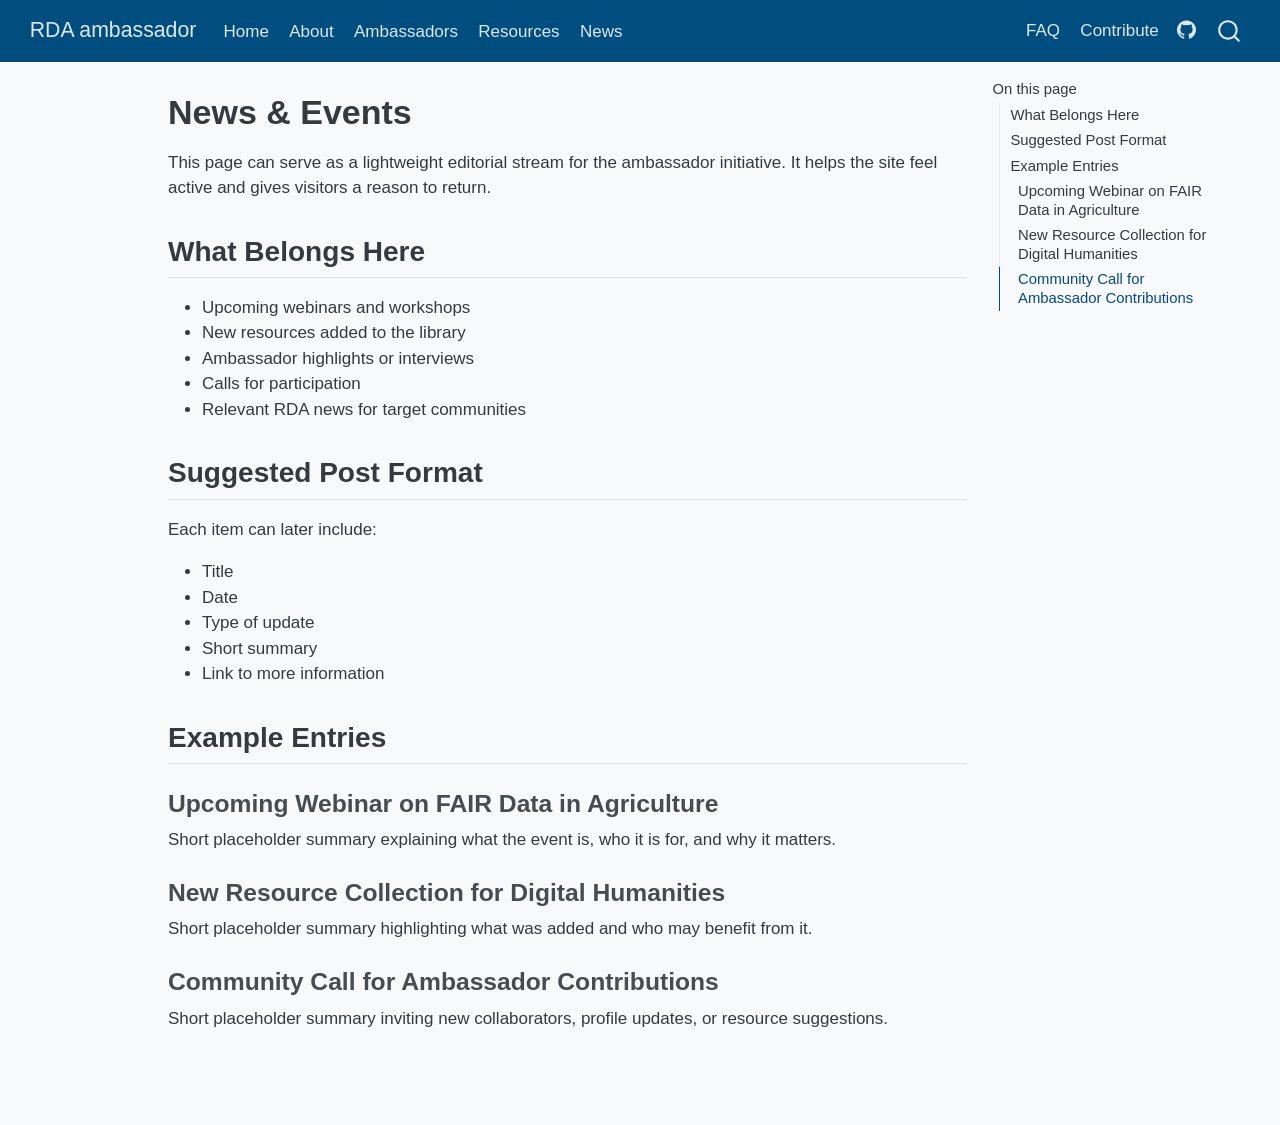
<file: pages/news/index.html>
<!DOCTYPE html>
<html xmlns="http://www.w3.org/1999/xhtml" lang="en" xml:lang="en"><head>

<meta charset="utf-8">
<meta name="generator" content="quarto-1.9.38">

<meta name="viewport" content="width=device-width, initial-scale=1.0, user-scalable=yes">


<title>News &amp; Events – RDA ambassador</title>
<style>
/* Default styles provided by pandoc.
** See https://pandoc.org/MANUAL.html#variables-for-html for config info.
*/
code{white-space: pre-wrap;}
span.smallcaps{font-variant: small-caps;}
div.columns{display: flex; gap: min(4vw, 1.5em);}
div.column{flex: auto; overflow-x: auto;}
div.hanging-indent{margin-left: 1.5em; text-indent: -1.5em;}
ul.task-list{list-style: none;}
ul.task-list li input[type="checkbox"] {
  width: 0.8em;
  margin: 0 0.8em 0.2em -1em; /* quarto-specific, see https://github.com/quarto-dev/quarto-cli/issues/4556 */ 
  vertical-align: middle;
}
</style>


<script src="../../site_libs/quarto-nav/quarto-nav.js"></script>
<script src="../../site_libs/quarto-nav/headroom.min.js"></script>
<script src="../../site_libs/clipboard/clipboard.min.js"></script>
<script src="../../site_libs/quarto-search/autocomplete.umd.js"></script>
<script src="../../site_libs/quarto-search/fuse.min.js"></script>
<script src="../../site_libs/quarto-search/quarto-search.js"></script>
<meta name="quarto:offset" content="../../">
<script src="../../site_libs/quarto-html/quarto.js" type="module"></script>
<script src="../../site_libs/quarto-html/tabsets/tabsets.js" type="module"></script>
<script src="../../site_libs/quarto-html/popper.min.js"></script>
<script src="../../site_libs/quarto-html/tippy.umd.min.js"></script>
<script src="../../site_libs/quarto-html/anchor.min.js"></script>
<link href="../../site_libs/quarto-html/tippy.css" rel="stylesheet">
<link href="../../site_libs/quarto-html/quarto-syntax-highlighting-15634bcf2e68342d4ad2dfa704d543f6.css" rel="stylesheet" id="quarto-text-highlighting-styles">
<script src="../../site_libs/bootstrap/bootstrap.min.js"></script>
<link href="../../site_libs/bootstrap/bootstrap-icons.css" rel="stylesheet">
<link href="../../site_libs/bootstrap/bootstrap-e2d7aa4677c01dd37cf10bc2e1178ae0.min.css" rel="stylesheet" append-hash="true" id="quarto-bootstrap" data-mode="light">
<script id="quarto-search-options" type="application/json">{
  "location": "navbar",
  "copy-button": false,
  "collapse-after": 3,
  "panel-placement": "end",
  "type": "overlay",
  "limit": 50,
  "keyboard-shortcut": [
    "f",
    "/",
    "s"
  ],
  "show-item-context": false,
  "language": {
    "search-no-results-text": "No results",
    "search-matching-documents-text": "matching documents",
    "search-copy-link-title": "Copy link to search",
    "search-hide-matches-text": "Hide additional matches",
    "search-more-match-text": "more match in this document",
    "search-more-matches-text": "more matches in this document",
    "search-clear-button-title": "Clear",
    "search-text-placeholder": "",
    "search-detached-cancel-button-title": "Cancel",
    "search-submit-button-title": "Submit",
    "search-label": "Search"
  }
}</script>


<link rel="stylesheet" href="../../styles.scss">
</head>

<body class="nav-fixed quarto-light">

<div id="quarto-search-results"></div>
  <header id="quarto-header" class="headroom fixed-top">
    <nav class="navbar navbar-expand-lg " data-bs-theme="dark">
      <div class="navbar-container container-fluid">
      <div class="navbar-brand-container mx-auto">
    <a class="navbar-brand" href="../../index.html">
    <span class="navbar-title">RDA ambassador</span>
    </a>
  </div>
            <div id="quarto-search" class="" title="Search"></div>
          <button class="navbar-toggler" type="button" data-bs-toggle="collapse" data-bs-target="#navbarCollapse" aria-controls="navbarCollapse" role="menu" aria-expanded="false" aria-label="Toggle navigation" onclick="if (window.quartoToggleHeadroom) { window.quartoToggleHeadroom(); }">
  <span class="navbar-toggler-icon"></span>
</button>
          <div class="collapse navbar-collapse" id="navbarCollapse">
            <ul class="navbar-nav navbar-nav-scroll me-auto">
  <li class="nav-item">
    <a class="nav-link" href="../../index.html"> 
<span class="menu-text">Home</span></a>
  </li>  
  <li class="nav-item">
    <a class="nav-link" href="../../about.html"> 
<span class="menu-text">About</span></a>
  </li>  
  <li class="nav-item">
    <a class="nav-link" href="../../pages/ambassadors/index.html"> 
<span class="menu-text">Ambassadors</span></a>
  </li>  
  <li class="nav-item">
    <a class="nav-link" href="../../pages/resources/index.html"> 
<span class="menu-text">Resources</span></a>
  </li>  
  <li class="nav-item">
    <a class="nav-link active" href="../../pages/news/index.html" aria-current="page"> 
<span class="menu-text">News</span></a>
  </li>  
</ul>
            <ul class="navbar-nav navbar-nav-scroll ms-auto">
  <li class="nav-item">
    <a class="nav-link" href="../../pages/faq/index.html"> 
<span class="menu-text">FAQ</span></a>
  </li>  
  <li class="nav-item">
    <a class="nav-link" href="../../pages/contribute/index.html"> 
<span class="menu-text">Contribute</span></a>
  </li>  
  <li class="nav-item compact">
    <a class="nav-link" href="https://github.com/"> <i class="bi bi-github" role="img">
</i> 
<span class="menu-text"></span></a>
  </li>  
</ul>
          </div> <!-- /navcollapse -->
            <div class="quarto-navbar-tools">
</div>
      </div> <!-- /container-fluid -->
    </nav>
</header>
<!-- content -->
<div id="quarto-content" class="quarto-container page-columns page-rows-contents page-layout-article page-navbar">
<!-- sidebar -->
<!-- margin-sidebar -->
    <div id="quarto-margin-sidebar" class="sidebar margin-sidebar">
        <nav id="TOC" role="doc-toc" class="toc-active">
    <h2 id="toc-title">On this page</h2>
   
  <ul>
  <li><a href="#what-belongs-here" id="toc-what-belongs-here" class="nav-link active" data-scroll-target="#what-belongs-here">What Belongs Here</a></li>
  <li><a href="#suggested-post-format" id="toc-suggested-post-format" class="nav-link" data-scroll-target="#suggested-post-format">Suggested Post Format</a></li>
  <li><a href="#example-entries" id="toc-example-entries" class="nav-link" data-scroll-target="#example-entries">Example Entries</a>
  <ul class="collapse">
  <li><a href="#upcoming-webinar-on-fair-data-in-agriculture" id="toc-upcoming-webinar-on-fair-data-in-agriculture" class="nav-link" data-scroll-target="#upcoming-webinar-on-fair-data-in-agriculture">Upcoming Webinar on FAIR Data in Agriculture</a></li>
  <li><a href="#new-resource-collection-for-digital-humanities" id="toc-new-resource-collection-for-digital-humanities" class="nav-link" data-scroll-target="#new-resource-collection-for-digital-humanities">New Resource Collection for Digital Humanities</a></li>
  <li><a href="#community-call-for-ambassador-contributions" id="toc-community-call-for-ambassador-contributions" class="nav-link" data-scroll-target="#community-call-for-ambassador-contributions">Community Call for Ambassador Contributions</a></li>
  </ul></li>
  </ul>
</nav>
    </div>
<!-- main -->
<main class="content" id="quarto-document-content">

<header id="title-block-header" class="quarto-title-block default">
<div class="quarto-title">
<h1 class="title">News &amp; Events</h1>
</div>



<div class="quarto-title-meta">

    
  
    
  </div>
  


</header>


<p>This page can serve as a lightweight editorial stream for the ambassador initiative. It helps the site feel active and gives visitors a reason to return.</p>
<section id="what-belongs-here" class="level2">
<h2 class="anchored" data-anchor-id="what-belongs-here">What Belongs Here</h2>
<ul>
<li>Upcoming webinars and workshops</li>
<li>New resources added to the library</li>
<li>Ambassador highlights or interviews</li>
<li>Calls for participation</li>
<li>Relevant RDA news for target communities</li>
</ul>
</section>
<section id="suggested-post-format" class="level2">
<h2 class="anchored" data-anchor-id="suggested-post-format">Suggested Post Format</h2>
<p>Each item can later include:</p>
<ul>
<li>Title</li>
<li>Date</li>
<li>Type of update</li>
<li>Short summary</li>
<li>Link to more information</li>
</ul>
</section>
<section id="example-entries" class="level2">
<h2 class="anchored" data-anchor-id="example-entries">Example Entries</h2>
<section id="upcoming-webinar-on-fair-data-in-agriculture" class="level3">
<h3 class="anchored" data-anchor-id="upcoming-webinar-on-fair-data-in-agriculture">Upcoming Webinar on FAIR Data in Agriculture</h3>
<p>Short placeholder summary explaining what the event is, who it is for, and why it matters.</p>
</section>
<section id="new-resource-collection-for-digital-humanities" class="level3">
<h3 class="anchored" data-anchor-id="new-resource-collection-for-digital-humanities">New Resource Collection for Digital Humanities</h3>
<p>Short placeholder summary highlighting what was added and who may benefit from it.</p>
</section>
<section id="community-call-for-ambassador-contributions" class="level3">
<h3 class="anchored" data-anchor-id="community-call-for-ambassador-contributions">Community Call for Ambassador Contributions</h3>
<p>Short placeholder summary inviting new collaborators, profile updates, or resource suggestions.</p>


</section>
</section>

</main> <!-- /main -->
<script id="quarto-html-after-body" type="application/javascript">
  window.document.addEventListener("DOMContentLoaded", function (event) {
    const icon = "";
    const anchorJS = new window.AnchorJS();
    anchorJS.options = {
      placement: 'right',
      icon: icon
    };
    anchorJS.add('.anchored');
    const isCodeAnnotation = (el) => {
      for (const clz of el.classList) {
        if (clz.startsWith('code-annotation-')) {                     
          return true;
        }
      }
      return false;
    }
    const onCopySuccess = function(e) {
      // button target
      const button = e.trigger;
      // don't keep focus
      button.blur();
      // flash "checked"
      button.classList.add('code-copy-button-checked');
      var currentTitle = button.getAttribute("title");
      button.setAttribute("title", "Copied!");
      let tooltip;
      if (window.bootstrap) {
        button.setAttribute("data-bs-toggle", "tooltip");
        button.setAttribute("data-bs-placement", "left");
        button.setAttribute("data-bs-title", "Copied!");
        tooltip = new bootstrap.Tooltip(button, 
          { trigger: "manual", 
            customClass: "code-copy-button-tooltip",
            offset: [0, -8]});
        tooltip.show();    
      }
      setTimeout(function() {
        if (tooltip) {
          tooltip.hide();
          button.removeAttribute("data-bs-title");
          button.removeAttribute("data-bs-toggle");
          button.removeAttribute("data-bs-placement");
        }
        button.setAttribute("title", currentTitle);
        button.classList.remove('code-copy-button-checked');
      }, 1000);
      // clear code selection
      e.clearSelection();
    }
    const getTextToCopy = function(trigger) {
      const outerScaffold = trigger.parentElement.cloneNode(true);
      const codeEl = outerScaffold.querySelector('code');
      for (const childEl of codeEl.children) {
        if (isCodeAnnotation(childEl)) {
          childEl.remove();
        }
      }
      return codeEl.innerText;
    }
    const clipboard = new window.ClipboardJS('.code-copy-button:not([data-in-quarto-modal])', {
      text: getTextToCopy
    });
    clipboard.on('success', onCopySuccess);
    if (window.document.getElementById('quarto-embedded-source-code-modal')) {
      const clipboardModal = new window.ClipboardJS('.code-copy-button[data-in-quarto-modal]', {
        text: getTextToCopy,
        container: window.document.getElementById('quarto-embedded-source-code-modal')
      });
      clipboardModal.on('success', onCopySuccess);
    }
      var localhostRegex = new RegExp(/^(?:http|https):\/\/localhost\:?[0-9]*\//);
      var mailtoRegex = new RegExp(/^mailto:/);
        var filterRegex = new RegExp("https:\/\/www\.rd-alliance\.org\/disciplines\/rda-domain-ambassadors\/");
      var isInternal = (href) => {
          return filterRegex.test(href) || localhostRegex.test(href) || mailtoRegex.test(href);
      }
      // Inspect non-navigation links and adorn them if external
     var links = window.document.querySelectorAll('a[href]:not(.nav-link):not(.navbar-brand):not(.toc-action):not(.sidebar-link):not(.sidebar-item-toggle):not(.pagination-link):not(.no-external):not([aria-hidden]):not(.dropdown-item):not(.quarto-navigation-tool):not(.about-link)');
      for (var i=0; i<links.length; i++) {
        const link = links[i];
        if (!isInternal(link.href)) {
          // undo the damage that might have been done by quarto-nav.js in the case of
          // links that we want to consider external
          if (link.dataset.originalHref !== undefined) {
            link.href = link.dataset.originalHref;
          }
        }
      }
    function tippyHover(el, contentFn, onTriggerFn, onUntriggerFn) {
      const config = {
        allowHTML: true,
        maxWidth: 500,
        delay: 100,
        arrow: false,
        appendTo: function(el) {
            return el.parentElement;
        },
        interactive: true,
        interactiveBorder: 10,
        theme: 'quarto',
        placement: 'bottom-start',
      };
      if (contentFn) {
        config.content = contentFn;
      }
      if (onTriggerFn) {
        config.onTrigger = onTriggerFn;
      }
      if (onUntriggerFn) {
        config.onUntrigger = onUntriggerFn;
      }
      window.tippy(el, config); 
    }
    const noterefs = window.document.querySelectorAll('a[role="doc-noteref"]');
    for (var i=0; i<noterefs.length; i++) {
      const ref = noterefs[i];
      tippyHover(ref, function() {
        // use id or data attribute instead here
        let href = ref.getAttribute('data-footnote-href') || ref.getAttribute('href');
        try { href = new URL(href).hash; } catch {}
        const id = href.replace(/^#\/?/, "");
        const note = window.document.getElementById(id);
        if (note) {
          return note.innerHTML;
        } else {
          return "";
        }
      });
    }
    const xrefs = window.document.querySelectorAll('a.quarto-xref');
    const processXRef = (id, note) => {
      // Strip column container classes
      const stripColumnClz = (el) => {
        el.classList.remove("page-full", "page-columns");
        if (el.children) {
          for (const child of el.children) {
            stripColumnClz(child);
          }
        }
      }
      stripColumnClz(note)
      if (id === null || id.startsWith('sec-')) {
        // Special case sections, only their first couple elements
        const container = document.createElement("div");
        if (note.children && note.children.length > 2) {
          container.appendChild(note.children[0].cloneNode(true));
          for (let i = 1; i < note.children.length; i++) {
            const child = note.children[i];
            if (child.tagName === "P" && child.innerText === "") {
              continue;
            } else {
              container.appendChild(child.cloneNode(true));
              break;
            }
          }
          if (window.Quarto?.typesetMath) {
            window.Quarto.typesetMath(container);
          }
          return container.innerHTML
        } else {
          if (window.Quarto?.typesetMath) {
            window.Quarto.typesetMath(note);
          }
          return note.innerHTML;
        }
      } else {
        // Remove any anchor links if they are present
        const anchorLink = note.querySelector('a.anchorjs-link');
        if (anchorLink) {
          anchorLink.remove();
        }
        if (window.Quarto?.typesetMath) {
          window.Quarto.typesetMath(note);
        }
        if (note.classList.contains("callout")) {
          return note.outerHTML;
        } else {
          return note.innerHTML;
        }
      }
    }
    for (var i=0; i<xrefs.length; i++) {
      const xref = xrefs[i];
      tippyHover(xref, undefined, function(instance) {
        instance.disable();
        let url = xref.getAttribute('href');
        let hash = undefined; 
        if (url.startsWith('#')) {
          hash = url;
        } else {
          try { hash = new URL(url).hash; } catch {}
        }
        if (hash) {
          const id = hash.replace(/^#\/?/, "");
          const note = window.document.getElementById(id);
          if (note !== null) {
            try {
              const html = processXRef(id, note.cloneNode(true));
              instance.setContent(html);
            } finally {
              instance.enable();
              instance.show();
            }
          } else {
            // See if we can fetch this
            fetch(url.split('#')[0])
            .then(res => res.text())
            .then(html => {
              const parser = new DOMParser();
              const htmlDoc = parser.parseFromString(html, "text/html");
              const note = htmlDoc.getElementById(id);
              if (note !== null) {
                const html = processXRef(id, note);
                instance.setContent(html);
              } 
            }).finally(() => {
              instance.enable();
              instance.show();
            });
          }
        } else {
          // See if we can fetch a full url (with no hash to target)
          // This is a special case and we should probably do some content thinning / targeting
          fetch(url)
          .then(res => res.text())
          .then(html => {
            const parser = new DOMParser();
            const htmlDoc = parser.parseFromString(html, "text/html");
            const note = htmlDoc.querySelector('main.content');
            if (note !== null) {
              // This should only happen for chapter cross references
              // (since there is no id in the URL)
              // remove the first header
              if (note.children.length > 0 && note.children[0].tagName === "HEADER") {
                note.children[0].remove();
              }
              const html = processXRef(null, note);
              instance.setContent(html);
            } 
          }).finally(() => {
            instance.enable();
            instance.show();
          });
        }
      }, function(instance) {
      });
    }
        let selectedAnnoteEl;
        const selectorForAnnotation = ( cell, annotation) => {
          let cellAttr = 'data-code-cell="' + cell + '"';
          let lineAttr = 'data-code-annotation="' +  annotation + '"';
          const selector = 'span[' + cellAttr + '][' + lineAttr + ']';
          return selector;
        }
        const selectCodeLines = (annoteEl) => {
          const doc = window.document;
          const targetCell = annoteEl.getAttribute("data-target-cell");
          const targetAnnotation = annoteEl.getAttribute("data-target-annotation");
          const annoteSpan = window.document.querySelector(selectorForAnnotation(targetCell, targetAnnotation));
          const lines = annoteSpan.getAttribute("data-code-lines").split(",");
          const lineIds = lines.map((line) => {
            return targetCell + "-" + line;
          })
          let top = null;
          let height = null;
          let parent = null;
          if (lineIds.length > 0) {
              //compute the position of the single el (top and bottom and make a div)
              const el = window.document.getElementById(lineIds[0]);
              top = el.offsetTop;
              height = el.offsetHeight;
              parent = el.parentElement.parentElement;
            if (lineIds.length > 1) {
              const lastEl = window.document.getElementById(lineIds[lineIds.length - 1]);
              const bottom = lastEl.offsetTop + lastEl.offsetHeight;
              height = bottom - top;
            }
            if (top !== null && height !== null && parent !== null) {
              // cook up a div (if necessary) and position it 
              let div = window.document.getElementById("code-annotation-line-highlight");
              if (div === null) {
                div = window.document.createElement("div");
                div.setAttribute("id", "code-annotation-line-highlight");
                div.style.position = 'absolute';
                parent.appendChild(div);
              }
              div.style.top = top - 2 + "px";
              div.style.height = height + 4 + "px";
              div.style.left = 0;
              let gutterDiv = window.document.getElementById("code-annotation-line-highlight-gutter");
              if (gutterDiv === null) {
                gutterDiv = window.document.createElement("div");
                gutterDiv.setAttribute("id", "code-annotation-line-highlight-gutter");
                gutterDiv.style.position = 'absolute';
                const codeCell = window.document.getElementById(targetCell);
                const gutter = codeCell.querySelector('.code-annotation-gutter');
                gutter.appendChild(gutterDiv);
              }
              gutterDiv.style.top = top - 2 + "px";
              gutterDiv.style.height = height + 4 + "px";
            }
            selectedAnnoteEl = annoteEl;
          }
        };
        const unselectCodeLines = () => {
          const elementsIds = ["code-annotation-line-highlight", "code-annotation-line-highlight-gutter"];
          elementsIds.forEach((elId) => {
            const div = window.document.getElementById(elId);
            if (div) {
              div.remove();
            }
          });
          selectedAnnoteEl = undefined;
        };
          // Handle positioning of the toggle
      window.addEventListener(
        "resize",
        throttle(() => {
          elRect = undefined;
          if (selectedAnnoteEl) {
            selectCodeLines(selectedAnnoteEl);
          }
        }, 10)
      );
      function throttle(fn, ms) {
      let throttle = false;
      let timer;
        return (...args) => {
          if(!throttle) { // first call gets through
              fn.apply(this, args);
              throttle = true;
          } else { // all the others get throttled
              if(timer) clearTimeout(timer); // cancel #2
              timer = setTimeout(() => {
                fn.apply(this, args);
                timer = throttle = false;
              }, ms);
          }
        };
      }
        // Attach click handler to the DT
        const annoteDls = window.document.querySelectorAll('dt[data-target-cell]');
        for (const annoteDlNode of annoteDls) {
          annoteDlNode.addEventListener('click', (event) => {
            const clickedEl = event.target;
            if (clickedEl !== selectedAnnoteEl) {
              unselectCodeLines();
              const activeEl = window.document.querySelector('dt[data-target-cell].code-annotation-active');
              if (activeEl) {
                activeEl.classList.remove('code-annotation-active');
              }
              selectCodeLines(clickedEl);
              clickedEl.classList.add('code-annotation-active');
            } else {
              // Unselect the line
              unselectCodeLines();
              clickedEl.classList.remove('code-annotation-active');
            }
          });
        }
    const findCites = (el) => {
      const parentEl = el.parentElement;
      if (parentEl) {
        const cites = parentEl.dataset.cites;
        if (cites) {
          return {
            el,
            cites: cites.split(' ')
          };
        } else {
          return findCites(el.parentElement)
        }
      } else {
        return undefined;
      }
    };
    var bibliorefs = window.document.querySelectorAll('a[role="doc-biblioref"]');
    for (var i=0; i<bibliorefs.length; i++) {
      const ref = bibliorefs[i];
      const citeInfo = findCites(ref);
      if (citeInfo) {
        tippyHover(citeInfo.el, function() {
          var popup = window.document.createElement('div');
          citeInfo.cites.forEach(function(cite) {
            var citeDiv = window.document.createElement('div');
            citeDiv.classList.add('hanging-indent');
            citeDiv.classList.add('csl-entry');
            var biblioDiv = window.document.getElementById('ref-' + cite);
            if (biblioDiv) {
              citeDiv.innerHTML = biblioDiv.innerHTML;
            }
            popup.appendChild(citeDiv);
          });
          return popup.innerHTML;
        });
      }
    }
  });
  </script>
</div> <!-- /content -->




</body></html>
</file>
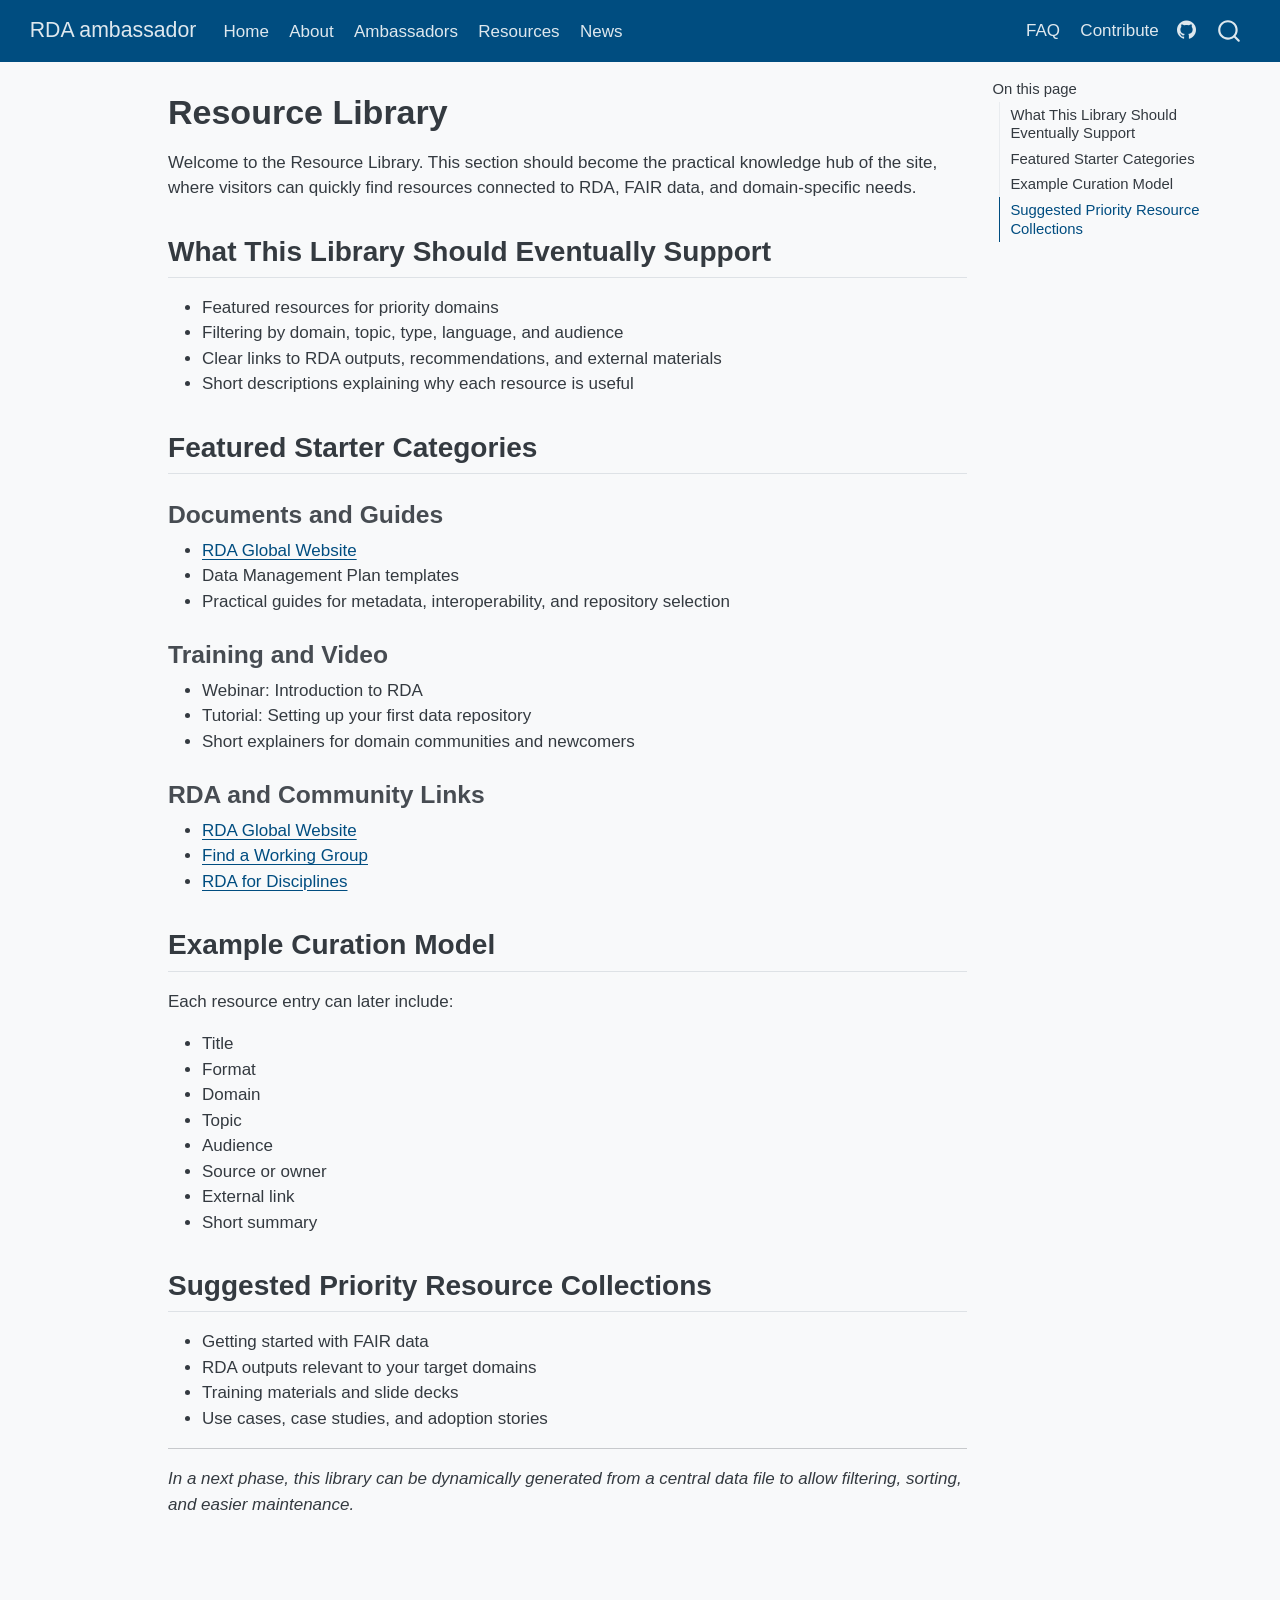
<file: pages/resources/index.html>
<!DOCTYPE html>
<html xmlns="http://www.w3.org/1999/xhtml" lang="en" xml:lang="en"><head>

<meta charset="utf-8">
<meta name="generator" content="quarto-1.9.38">

<meta name="viewport" content="width=device-width, initial-scale=1.0, user-scalable=yes">


<title>Resource Library – RDA ambassador</title>
<style>
/* Default styles provided by pandoc.
** See https://pandoc.org/MANUAL.html#variables-for-html for config info.
*/
code{white-space: pre-wrap;}
span.smallcaps{font-variant: small-caps;}
div.columns{display: flex; gap: min(4vw, 1.5em);}
div.column{flex: auto; overflow-x: auto;}
div.hanging-indent{margin-left: 1.5em; text-indent: -1.5em;}
ul.task-list{list-style: none;}
ul.task-list li input[type="checkbox"] {
  width: 0.8em;
  margin: 0 0.8em 0.2em -1em; /* quarto-specific, see https://github.com/quarto-dev/quarto-cli/issues/4556 */ 
  vertical-align: middle;
}
</style>


<script src="../../site_libs/quarto-nav/quarto-nav.js"></script>
<script src="../../site_libs/quarto-nav/headroom.min.js"></script>
<script src="../../site_libs/clipboard/clipboard.min.js"></script>
<script src="../../site_libs/quarto-search/autocomplete.umd.js"></script>
<script src="../../site_libs/quarto-search/fuse.min.js"></script>
<script src="../../site_libs/quarto-search/quarto-search.js"></script>
<meta name="quarto:offset" content="../../">
<script src="../../site_libs/quarto-html/quarto.js" type="module"></script>
<script src="../../site_libs/quarto-html/tabsets/tabsets.js" type="module"></script>
<script src="../../site_libs/quarto-html/popper.min.js"></script>
<script src="../../site_libs/quarto-html/tippy.umd.min.js"></script>
<script src="../../site_libs/quarto-html/anchor.min.js"></script>
<link href="../../site_libs/quarto-html/tippy.css" rel="stylesheet">
<link href="../../site_libs/quarto-html/quarto-syntax-highlighting-15634bcf2e68342d4ad2dfa704d543f6.css" rel="stylesheet" id="quarto-text-highlighting-styles">
<script src="../../site_libs/bootstrap/bootstrap.min.js"></script>
<link href="../../site_libs/bootstrap/bootstrap-icons.css" rel="stylesheet">
<link href="../../site_libs/bootstrap/bootstrap-e2d7aa4677c01dd37cf10bc2e1178ae0.min.css" rel="stylesheet" append-hash="true" id="quarto-bootstrap" data-mode="light">
<script id="quarto-search-options" type="application/json">{
  "location": "navbar",
  "copy-button": false,
  "collapse-after": 3,
  "panel-placement": "end",
  "type": "overlay",
  "limit": 50,
  "keyboard-shortcut": [
    "f",
    "/",
    "s"
  ],
  "show-item-context": false,
  "language": {
    "search-no-results-text": "No results",
    "search-matching-documents-text": "matching documents",
    "search-copy-link-title": "Copy link to search",
    "search-hide-matches-text": "Hide additional matches",
    "search-more-match-text": "more match in this document",
    "search-more-matches-text": "more matches in this document",
    "search-clear-button-title": "Clear",
    "search-text-placeholder": "",
    "search-detached-cancel-button-title": "Cancel",
    "search-submit-button-title": "Submit",
    "search-label": "Search"
  }
}</script>


<link rel="stylesheet" href="../../styles.scss">
</head>

<body class="nav-fixed quarto-light">

<div id="quarto-search-results"></div>
  <header id="quarto-header" class="headroom fixed-top">
    <nav class="navbar navbar-expand-lg " data-bs-theme="dark">
      <div class="navbar-container container-fluid">
      <div class="navbar-brand-container mx-auto">
    <a class="navbar-brand" href="../../index.html">
    <span class="navbar-title">RDA ambassador</span>
    </a>
  </div>
            <div id="quarto-search" class="" title="Search"></div>
          <button class="navbar-toggler" type="button" data-bs-toggle="collapse" data-bs-target="#navbarCollapse" aria-controls="navbarCollapse" role="menu" aria-expanded="false" aria-label="Toggle navigation" onclick="if (window.quartoToggleHeadroom) { window.quartoToggleHeadroom(); }">
  <span class="navbar-toggler-icon"></span>
</button>
          <div class="collapse navbar-collapse" id="navbarCollapse">
            <ul class="navbar-nav navbar-nav-scroll me-auto">
  <li class="nav-item">
    <a class="nav-link" href="../../index.html"> 
<span class="menu-text">Home</span></a>
  </li>  
  <li class="nav-item">
    <a class="nav-link" href="../../about.html"> 
<span class="menu-text">About</span></a>
  </li>  
  <li class="nav-item">
    <a class="nav-link" href="../../pages/ambassadors/index.html"> 
<span class="menu-text">Ambassadors</span></a>
  </li>  
  <li class="nav-item">
    <a class="nav-link active" href="../../pages/resources/index.html" aria-current="page"> 
<span class="menu-text">Resources</span></a>
  </li>  
  <li class="nav-item">
    <a class="nav-link" href="../../pages/news/index.html"> 
<span class="menu-text">News</span></a>
  </li>  
</ul>
            <ul class="navbar-nav navbar-nav-scroll ms-auto">
  <li class="nav-item">
    <a class="nav-link" href="../../pages/faq/index.html"> 
<span class="menu-text">FAQ</span></a>
  </li>  
  <li class="nav-item">
    <a class="nav-link" href="../../pages/contribute/index.html"> 
<span class="menu-text">Contribute</span></a>
  </li>  
  <li class="nav-item compact">
    <a class="nav-link" href="https://github.com/"> <i class="bi bi-github" role="img">
</i> 
<span class="menu-text"></span></a>
  </li>  
</ul>
          </div> <!-- /navcollapse -->
            <div class="quarto-navbar-tools">
</div>
      </div> <!-- /container-fluid -->
    </nav>
</header>
<!-- content -->
<div id="quarto-content" class="quarto-container page-columns page-rows-contents page-layout-article page-navbar">
<!-- sidebar -->
<!-- margin-sidebar -->
    <div id="quarto-margin-sidebar" class="sidebar margin-sidebar">
        <nav id="TOC" role="doc-toc" class="toc-active">
    <h2 id="toc-title">On this page</h2>
   
  <ul>
  <li><a href="#what-this-library-should-eventually-support" id="toc-what-this-library-should-eventually-support" class="nav-link active" data-scroll-target="#what-this-library-should-eventually-support">What This Library Should Eventually Support</a></li>
  <li><a href="#featured-starter-categories" id="toc-featured-starter-categories" class="nav-link" data-scroll-target="#featured-starter-categories">Featured Starter Categories</a>
  <ul class="collapse">
  <li><a href="#documents-and-guides" id="toc-documents-and-guides" class="nav-link" data-scroll-target="#documents-and-guides">Documents and Guides</a></li>
  <li><a href="#training-and-video" id="toc-training-and-video" class="nav-link" data-scroll-target="#training-and-video">Training and Video</a></li>
  <li><a href="#rda-and-community-links" id="toc-rda-and-community-links" class="nav-link" data-scroll-target="#rda-and-community-links">RDA and Community Links</a></li>
  </ul></li>
  <li><a href="#example-curation-model" id="toc-example-curation-model" class="nav-link" data-scroll-target="#example-curation-model">Example Curation Model</a></li>
  <li><a href="#suggested-priority-resource-collections" id="toc-suggested-priority-resource-collections" class="nav-link" data-scroll-target="#suggested-priority-resource-collections">Suggested Priority Resource Collections</a></li>
  </ul>
</nav>
    </div>
<!-- main -->
<main class="content" id="quarto-document-content">

<header id="title-block-header" class="quarto-title-block default">
<div class="quarto-title">
<h1 class="title">Resource Library</h1>
</div>



<div class="quarto-title-meta">

    
  
    
  </div>
  


</header>


<p>Welcome to the Resource Library. This section should become the practical knowledge hub of the site, where visitors can quickly find resources connected to RDA, FAIR data, and domain-specific needs.</p>
<section id="what-this-library-should-eventually-support" class="level2">
<h2 class="anchored" data-anchor-id="what-this-library-should-eventually-support">What This Library Should Eventually Support</h2>
<ul>
<li>Featured resources for priority domains</li>
<li>Filtering by domain, topic, type, language, and audience</li>
<li>Clear links to RDA outputs, recommendations, and external materials</li>
<li>Short descriptions explaining why each resource is useful</li>
</ul>
</section>
<section id="featured-starter-categories" class="level2">
<h2 class="anchored" data-anchor-id="featured-starter-categories">Featured Starter Categories</h2>
<section id="documents-and-guides" class="level3">
<h3 class="anchored" data-anchor-id="documents-and-guides">Documents and Guides</h3>
<ul>
<li><a href="https://www.rd-alliance.org/">RDA Global Website</a></li>
<li>Data Management Plan templates</li>
<li>Practical guides for metadata, interoperability, and repository selection</li>
</ul>
</section>
<section id="training-and-video" class="level3">
<h3 class="anchored" data-anchor-id="training-and-video">Training and Video</h3>
<ul>
<li>Webinar: Introduction to RDA</li>
<li>Tutorial: Setting up your first data repository</li>
<li>Short explainers for domain communities and newcomers</li>
</ul>
</section>
<section id="rda-and-community-links" class="level3">
<h3 class="anchored" data-anchor-id="rda-and-community-links">RDA and Community Links</h3>
<ul>
<li><a href="https://www.rd-alliance.org/">RDA Global Website</a></li>
<li><a href="https://www.rd-alliance.org/groups/">Find a Working Group</a></li>
<li><a href="https://www.rd-alliance.org/disciplines/">RDA for Disciplines</a></li>
</ul>
</section>
</section>
<section id="example-curation-model" class="level2">
<h2 class="anchored" data-anchor-id="example-curation-model">Example Curation Model</h2>
<p>Each resource entry can later include:</p>
<ul>
<li>Title</li>
<li>Format</li>
<li>Domain</li>
<li>Topic</li>
<li>Audience</li>
<li>Source or owner</li>
<li>External link</li>
<li>Short summary</li>
</ul>
</section>
<section id="suggested-priority-resource-collections" class="level2">
<h2 class="anchored" data-anchor-id="suggested-priority-resource-collections">Suggested Priority Resource Collections</h2>
<ul>
<li>Getting started with FAIR data</li>
<li>RDA outputs relevant to your target domains</li>
<li>Training materials and slide decks</li>
<li>Use cases, case studies, and adoption stories</li>
</ul>
<hr>
<p><em>In a next phase, this library can be dynamically generated from a central data file to allow filtering, sorting, and easier maintenance.</em></p>


</section>

</main> <!-- /main -->
<script id="quarto-html-after-body" type="application/javascript">
  window.document.addEventListener("DOMContentLoaded", function (event) {
    const icon = "";
    const anchorJS = new window.AnchorJS();
    anchorJS.options = {
      placement: 'right',
      icon: icon
    };
    anchorJS.add('.anchored');
    const isCodeAnnotation = (el) => {
      for (const clz of el.classList) {
        if (clz.startsWith('code-annotation-')) {                     
          return true;
        }
      }
      return false;
    }
    const onCopySuccess = function(e) {
      // button target
      const button = e.trigger;
      // don't keep focus
      button.blur();
      // flash "checked"
      button.classList.add('code-copy-button-checked');
      var currentTitle = button.getAttribute("title");
      button.setAttribute("title", "Copied!");
      let tooltip;
      if (window.bootstrap) {
        button.setAttribute("data-bs-toggle", "tooltip");
        button.setAttribute("data-bs-placement", "left");
        button.setAttribute("data-bs-title", "Copied!");
        tooltip = new bootstrap.Tooltip(button, 
          { trigger: "manual", 
            customClass: "code-copy-button-tooltip",
            offset: [0, -8]});
        tooltip.show();    
      }
      setTimeout(function() {
        if (tooltip) {
          tooltip.hide();
          button.removeAttribute("data-bs-title");
          button.removeAttribute("data-bs-toggle");
          button.removeAttribute("data-bs-placement");
        }
        button.setAttribute("title", currentTitle);
        button.classList.remove('code-copy-button-checked');
      }, 1000);
      // clear code selection
      e.clearSelection();
    }
    const getTextToCopy = function(trigger) {
      const outerScaffold = trigger.parentElement.cloneNode(true);
      const codeEl = outerScaffold.querySelector('code');
      for (const childEl of codeEl.children) {
        if (isCodeAnnotation(childEl)) {
          childEl.remove();
        }
      }
      return codeEl.innerText;
    }
    const clipboard = new window.ClipboardJS('.code-copy-button:not([data-in-quarto-modal])', {
      text: getTextToCopy
    });
    clipboard.on('success', onCopySuccess);
    if (window.document.getElementById('quarto-embedded-source-code-modal')) {
      const clipboardModal = new window.ClipboardJS('.code-copy-button[data-in-quarto-modal]', {
        text: getTextToCopy,
        container: window.document.getElementById('quarto-embedded-source-code-modal')
      });
      clipboardModal.on('success', onCopySuccess);
    }
      var localhostRegex = new RegExp(/^(?:http|https):\/\/localhost\:?[0-9]*\//);
      var mailtoRegex = new RegExp(/^mailto:/);
        var filterRegex = new RegExp("https:\/\/www\.rd-alliance\.org\/disciplines\/rda-domain-ambassadors\/");
      var isInternal = (href) => {
          return filterRegex.test(href) || localhostRegex.test(href) || mailtoRegex.test(href);
      }
      // Inspect non-navigation links and adorn them if external
     var links = window.document.querySelectorAll('a[href]:not(.nav-link):not(.navbar-brand):not(.toc-action):not(.sidebar-link):not(.sidebar-item-toggle):not(.pagination-link):not(.no-external):not([aria-hidden]):not(.dropdown-item):not(.quarto-navigation-tool):not(.about-link)');
      for (var i=0; i<links.length; i++) {
        const link = links[i];
        if (!isInternal(link.href)) {
          // undo the damage that might have been done by quarto-nav.js in the case of
          // links that we want to consider external
          if (link.dataset.originalHref !== undefined) {
            link.href = link.dataset.originalHref;
          }
        }
      }
    function tippyHover(el, contentFn, onTriggerFn, onUntriggerFn) {
      const config = {
        allowHTML: true,
        maxWidth: 500,
        delay: 100,
        arrow: false,
        appendTo: function(el) {
            return el.parentElement;
        },
        interactive: true,
        interactiveBorder: 10,
        theme: 'quarto',
        placement: 'bottom-start',
      };
      if (contentFn) {
        config.content = contentFn;
      }
      if (onTriggerFn) {
        config.onTrigger = onTriggerFn;
      }
      if (onUntriggerFn) {
        config.onUntrigger = onUntriggerFn;
      }
      window.tippy(el, config); 
    }
    const noterefs = window.document.querySelectorAll('a[role="doc-noteref"]');
    for (var i=0; i<noterefs.length; i++) {
      const ref = noterefs[i];
      tippyHover(ref, function() {
        // use id or data attribute instead here
        let href = ref.getAttribute('data-footnote-href') || ref.getAttribute('href');
        try { href = new URL(href).hash; } catch {}
        const id = href.replace(/^#\/?/, "");
        const note = window.document.getElementById(id);
        if (note) {
          return note.innerHTML;
        } else {
          return "";
        }
      });
    }
    const xrefs = window.document.querySelectorAll('a.quarto-xref');
    const processXRef = (id, note) => {
      // Strip column container classes
      const stripColumnClz = (el) => {
        el.classList.remove("page-full", "page-columns");
        if (el.children) {
          for (const child of el.children) {
            stripColumnClz(child);
          }
        }
      }
      stripColumnClz(note)
      if (id === null || id.startsWith('sec-')) {
        // Special case sections, only their first couple elements
        const container = document.createElement("div");
        if (note.children && note.children.length > 2) {
          container.appendChild(note.children[0].cloneNode(true));
          for (let i = 1; i < note.children.length; i++) {
            const child = note.children[i];
            if (child.tagName === "P" && child.innerText === "") {
              continue;
            } else {
              container.appendChild(child.cloneNode(true));
              break;
            }
          }
          if (window.Quarto?.typesetMath) {
            window.Quarto.typesetMath(container);
          }
          return container.innerHTML
        } else {
          if (window.Quarto?.typesetMath) {
            window.Quarto.typesetMath(note);
          }
          return note.innerHTML;
        }
      } else {
        // Remove any anchor links if they are present
        const anchorLink = note.querySelector('a.anchorjs-link');
        if (anchorLink) {
          anchorLink.remove();
        }
        if (window.Quarto?.typesetMath) {
          window.Quarto.typesetMath(note);
        }
        if (note.classList.contains("callout")) {
          return note.outerHTML;
        } else {
          return note.innerHTML;
        }
      }
    }
    for (var i=0; i<xrefs.length; i++) {
      const xref = xrefs[i];
      tippyHover(xref, undefined, function(instance) {
        instance.disable();
        let url = xref.getAttribute('href');
        let hash = undefined; 
        if (url.startsWith('#')) {
          hash = url;
        } else {
          try { hash = new URL(url).hash; } catch {}
        }
        if (hash) {
          const id = hash.replace(/^#\/?/, "");
          const note = window.document.getElementById(id);
          if (note !== null) {
            try {
              const html = processXRef(id, note.cloneNode(true));
              instance.setContent(html);
            } finally {
              instance.enable();
              instance.show();
            }
          } else {
            // See if we can fetch this
            fetch(url.split('#')[0])
            .then(res => res.text())
            .then(html => {
              const parser = new DOMParser();
              const htmlDoc = parser.parseFromString(html, "text/html");
              const note = htmlDoc.getElementById(id);
              if (note !== null) {
                const html = processXRef(id, note);
                instance.setContent(html);
              } 
            }).finally(() => {
              instance.enable();
              instance.show();
            });
          }
        } else {
          // See if we can fetch a full url (with no hash to target)
          // This is a special case and we should probably do some content thinning / targeting
          fetch(url)
          .then(res => res.text())
          .then(html => {
            const parser = new DOMParser();
            const htmlDoc = parser.parseFromString(html, "text/html");
            const note = htmlDoc.querySelector('main.content');
            if (note !== null) {
              // This should only happen for chapter cross references
              // (since there is no id in the URL)
              // remove the first header
              if (note.children.length > 0 && note.children[0].tagName === "HEADER") {
                note.children[0].remove();
              }
              const html = processXRef(null, note);
              instance.setContent(html);
            } 
          }).finally(() => {
            instance.enable();
            instance.show();
          });
        }
      }, function(instance) {
      });
    }
        let selectedAnnoteEl;
        const selectorForAnnotation = ( cell, annotation) => {
          let cellAttr = 'data-code-cell="' + cell + '"';
          let lineAttr = 'data-code-annotation="' +  annotation + '"';
          const selector = 'span[' + cellAttr + '][' + lineAttr + ']';
          return selector;
        }
        const selectCodeLines = (annoteEl) => {
          const doc = window.document;
          const targetCell = annoteEl.getAttribute("data-target-cell");
          const targetAnnotation = annoteEl.getAttribute("data-target-annotation");
          const annoteSpan = window.document.querySelector(selectorForAnnotation(targetCell, targetAnnotation));
          const lines = annoteSpan.getAttribute("data-code-lines").split(",");
          const lineIds = lines.map((line) => {
            return targetCell + "-" + line;
          })
          let top = null;
          let height = null;
          let parent = null;
          if (lineIds.length > 0) {
              //compute the position of the single el (top and bottom and make a div)
              const el = window.document.getElementById(lineIds[0]);
              top = el.offsetTop;
              height = el.offsetHeight;
              parent = el.parentElement.parentElement;
            if (lineIds.length > 1) {
              const lastEl = window.document.getElementById(lineIds[lineIds.length - 1]);
              const bottom = lastEl.offsetTop + lastEl.offsetHeight;
              height = bottom - top;
            }
            if (top !== null && height !== null && parent !== null) {
              // cook up a div (if necessary) and position it 
              let div = window.document.getElementById("code-annotation-line-highlight");
              if (div === null) {
                div = window.document.createElement("div");
                div.setAttribute("id", "code-annotation-line-highlight");
                div.style.position = 'absolute';
                parent.appendChild(div);
              }
              div.style.top = top - 2 + "px";
              div.style.height = height + 4 + "px";
              div.style.left = 0;
              let gutterDiv = window.document.getElementById("code-annotation-line-highlight-gutter");
              if (gutterDiv === null) {
                gutterDiv = window.document.createElement("div");
                gutterDiv.setAttribute("id", "code-annotation-line-highlight-gutter");
                gutterDiv.style.position = 'absolute';
                const codeCell = window.document.getElementById(targetCell);
                const gutter = codeCell.querySelector('.code-annotation-gutter');
                gutter.appendChild(gutterDiv);
              }
              gutterDiv.style.top = top - 2 + "px";
              gutterDiv.style.height = height + 4 + "px";
            }
            selectedAnnoteEl = annoteEl;
          }
        };
        const unselectCodeLines = () => {
          const elementsIds = ["code-annotation-line-highlight", "code-annotation-line-highlight-gutter"];
          elementsIds.forEach((elId) => {
            const div = window.document.getElementById(elId);
            if (div) {
              div.remove();
            }
          });
          selectedAnnoteEl = undefined;
        };
          // Handle positioning of the toggle
      window.addEventListener(
        "resize",
        throttle(() => {
          elRect = undefined;
          if (selectedAnnoteEl) {
            selectCodeLines(selectedAnnoteEl);
          }
        }, 10)
      );
      function throttle(fn, ms) {
      let throttle = false;
      let timer;
        return (...args) => {
          if(!throttle) { // first call gets through
              fn.apply(this, args);
              throttle = true;
          } else { // all the others get throttled
              if(timer) clearTimeout(timer); // cancel #2
              timer = setTimeout(() => {
                fn.apply(this, args);
                timer = throttle = false;
              }, ms);
          }
        };
      }
        // Attach click handler to the DT
        const annoteDls = window.document.querySelectorAll('dt[data-target-cell]');
        for (const annoteDlNode of annoteDls) {
          annoteDlNode.addEventListener('click', (event) => {
            const clickedEl = event.target;
            if (clickedEl !== selectedAnnoteEl) {
              unselectCodeLines();
              const activeEl = window.document.querySelector('dt[data-target-cell].code-annotation-active');
              if (activeEl) {
                activeEl.classList.remove('code-annotation-active');
              }
              selectCodeLines(clickedEl);
              clickedEl.classList.add('code-annotation-active');
            } else {
              // Unselect the line
              unselectCodeLines();
              clickedEl.classList.remove('code-annotation-active');
            }
          });
        }
    const findCites = (el) => {
      const parentEl = el.parentElement;
      if (parentEl) {
        const cites = parentEl.dataset.cites;
        if (cites) {
          return {
            el,
            cites: cites.split(' ')
          };
        } else {
          return findCites(el.parentElement)
        }
      } else {
        return undefined;
      }
    };
    var bibliorefs = window.document.querySelectorAll('a[role="doc-biblioref"]');
    for (var i=0; i<bibliorefs.length; i++) {
      const ref = bibliorefs[i];
      const citeInfo = findCites(ref);
      if (citeInfo) {
        tippyHover(citeInfo.el, function() {
          var popup = window.document.createElement('div');
          citeInfo.cites.forEach(function(cite) {
            var citeDiv = window.document.createElement('div');
            citeDiv.classList.add('hanging-indent');
            citeDiv.classList.add('csl-entry');
            var biblioDiv = window.document.getElementById('ref-' + cite);
            if (biblioDiv) {
              citeDiv.innerHTML = biblioDiv.innerHTML;
            }
            popup.appendChild(citeDiv);
          });
          return popup.innerHTML;
        });
      }
    }
  });
  </script>
</div> <!-- /content -->




</body></html>
</file>
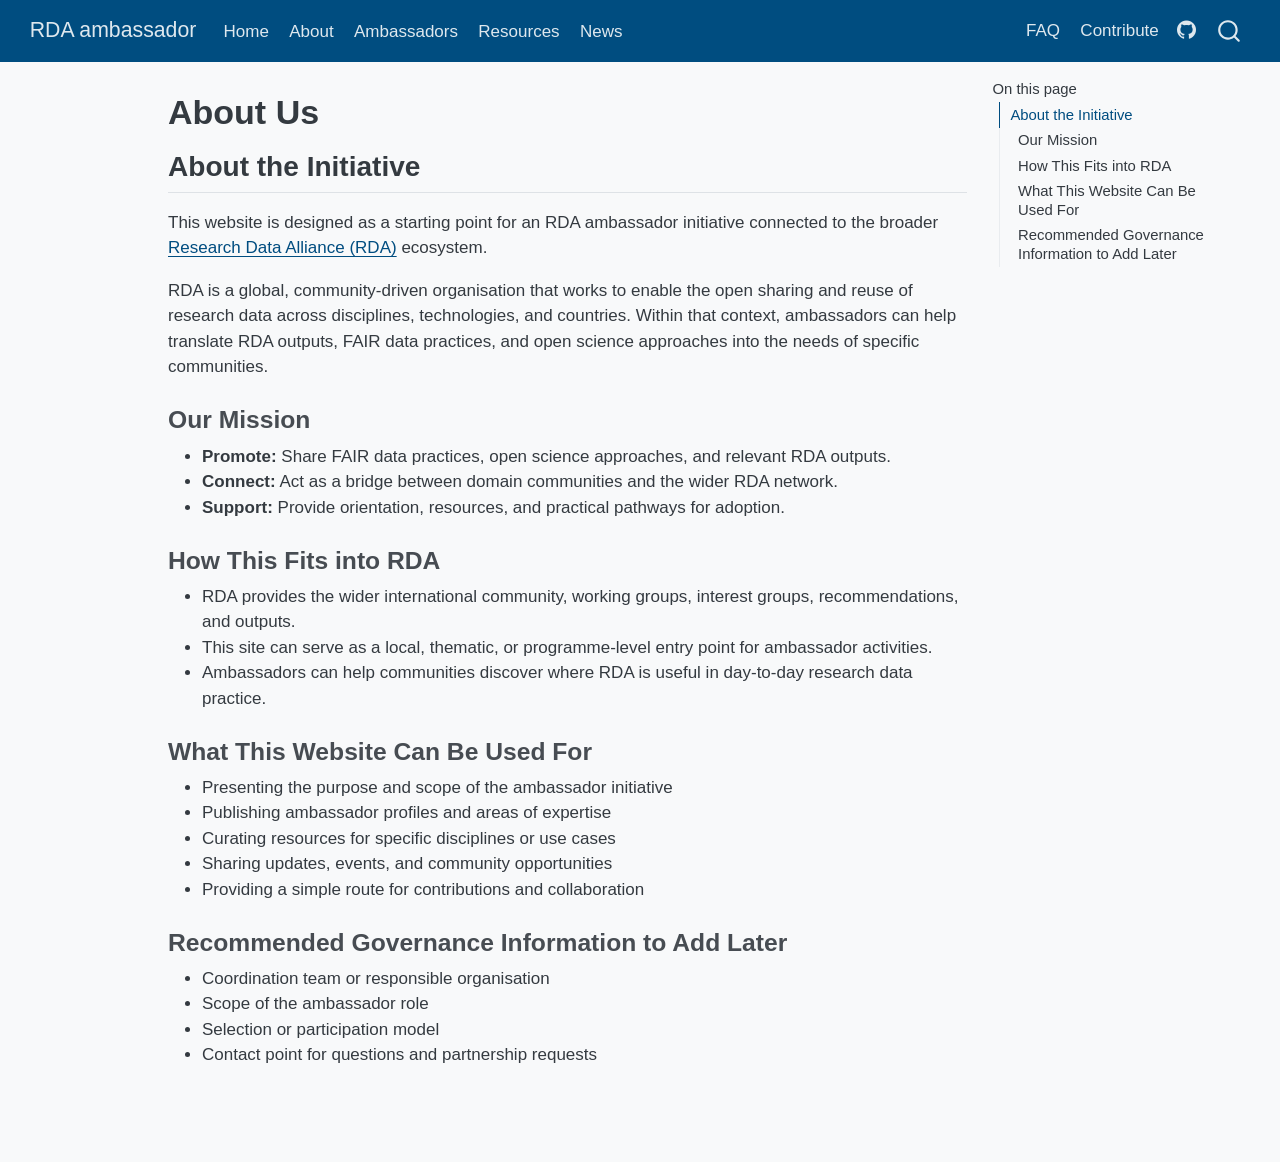
<file: about.html>
<!DOCTYPE html>
<html xmlns="http://www.w3.org/1999/xhtml" lang="en" xml:lang="en"><head>

<meta charset="utf-8">
<meta name="generator" content="quarto-1.9.38">

<meta name="viewport" content="width=device-width, initial-scale=1.0, user-scalable=yes">


<title>About Us – RDA ambassador</title>
<style>
/* Default styles provided by pandoc.
** See https://pandoc.org/MANUAL.html#variables-for-html for config info.
*/
code{white-space: pre-wrap;}
span.smallcaps{font-variant: small-caps;}
div.columns{display: flex; gap: min(4vw, 1.5em);}
div.column{flex: auto; overflow-x: auto;}
div.hanging-indent{margin-left: 1.5em; text-indent: -1.5em;}
ul.task-list{list-style: none;}
ul.task-list li input[type="checkbox"] {
  width: 0.8em;
  margin: 0 0.8em 0.2em -1em; /* quarto-specific, see https://github.com/quarto-dev/quarto-cli/issues/4556 */ 
  vertical-align: middle;
}
</style>


<script src="site_libs/quarto-nav/quarto-nav.js"></script>
<script src="site_libs/quarto-nav/headroom.min.js"></script>
<script src="site_libs/clipboard/clipboard.min.js"></script>
<script src="site_libs/quarto-search/autocomplete.umd.js"></script>
<script src="site_libs/quarto-search/fuse.min.js"></script>
<script src="site_libs/quarto-search/quarto-search.js"></script>
<meta name="quarto:offset" content="./">
<script src="site_libs/quarto-html/quarto.js" type="module"></script>
<script src="site_libs/quarto-html/tabsets/tabsets.js" type="module"></script>
<script src="site_libs/quarto-html/popper.min.js"></script>
<script src="site_libs/quarto-html/tippy.umd.min.js"></script>
<script src="site_libs/quarto-html/anchor.min.js"></script>
<link href="site_libs/quarto-html/tippy.css" rel="stylesheet">
<link href="site_libs/quarto-html/quarto-syntax-highlighting-15634bcf2e68342d4ad2dfa704d543f6.css" rel="stylesheet" id="quarto-text-highlighting-styles">
<script src="site_libs/bootstrap/bootstrap.min.js"></script>
<link href="site_libs/bootstrap/bootstrap-icons.css" rel="stylesheet">
<link href="site_libs/bootstrap/bootstrap-e2d7aa4677c01dd37cf10bc2e1178ae0.min.css" rel="stylesheet" append-hash="true" id="quarto-bootstrap" data-mode="light">
<script id="quarto-search-options" type="application/json">{
  "location": "navbar",
  "copy-button": false,
  "collapse-after": 3,
  "panel-placement": "end",
  "type": "overlay",
  "limit": 50,
  "keyboard-shortcut": [
    "f",
    "/",
    "s"
  ],
  "show-item-context": false,
  "language": {
    "search-no-results-text": "No results",
    "search-matching-documents-text": "matching documents",
    "search-copy-link-title": "Copy link to search",
    "search-hide-matches-text": "Hide additional matches",
    "search-more-match-text": "more match in this document",
    "search-more-matches-text": "more matches in this document",
    "search-clear-button-title": "Clear",
    "search-text-placeholder": "",
    "search-detached-cancel-button-title": "Cancel",
    "search-submit-button-title": "Submit",
    "search-label": "Search"
  }
}</script>


<link rel="stylesheet" href="styles.scss">
</head>

<body class="nav-fixed quarto-light">

<div id="quarto-search-results"></div>
  <header id="quarto-header" class="headroom fixed-top">
    <nav class="navbar navbar-expand-lg " data-bs-theme="dark">
      <div class="navbar-container container-fluid">
      <div class="navbar-brand-container mx-auto">
    <a class="navbar-brand" href="./index.html">
    <span class="navbar-title">RDA ambassador</span>
    </a>
  </div>
            <div id="quarto-search" class="" title="Search"></div>
          <button class="navbar-toggler" type="button" data-bs-toggle="collapse" data-bs-target="#navbarCollapse" aria-controls="navbarCollapse" role="menu" aria-expanded="false" aria-label="Toggle navigation" onclick="if (window.quartoToggleHeadroom) { window.quartoToggleHeadroom(); }">
  <span class="navbar-toggler-icon"></span>
</button>
          <div class="collapse navbar-collapse" id="navbarCollapse">
            <ul class="navbar-nav navbar-nav-scroll me-auto">
  <li class="nav-item">
    <a class="nav-link" href="./index.html"> 
<span class="menu-text">Home</span></a>
  </li>  
  <li class="nav-item">
    <a class="nav-link active" href="./about.html" aria-current="page"> 
<span class="menu-text">About</span></a>
  </li>  
  <li class="nav-item">
    <a class="nav-link" href="./pages/ambassadors/index.html"> 
<span class="menu-text">Ambassadors</span></a>
  </li>  
  <li class="nav-item">
    <a class="nav-link" href="./pages/resources/index.html"> 
<span class="menu-text">Resources</span></a>
  </li>  
  <li class="nav-item">
    <a class="nav-link" href="./pages/news/index.html"> 
<span class="menu-text">News</span></a>
  </li>  
</ul>
            <ul class="navbar-nav navbar-nav-scroll ms-auto">
  <li class="nav-item">
    <a class="nav-link" href="./pages/faq/index.html"> 
<span class="menu-text">FAQ</span></a>
  </li>  
  <li class="nav-item">
    <a class="nav-link" href="./pages/contribute/index.html"> 
<span class="menu-text">Contribute</span></a>
  </li>  
  <li class="nav-item compact">
    <a class="nav-link" href="https://github.com/"> <i class="bi bi-github" role="img">
</i> 
<span class="menu-text"></span></a>
  </li>  
</ul>
          </div> <!-- /navcollapse -->
            <div class="quarto-navbar-tools">
</div>
      </div> <!-- /container-fluid -->
    </nav>
</header>
<!-- content -->
<div id="quarto-content" class="quarto-container page-columns page-rows-contents page-layout-article page-navbar">
<!-- sidebar -->
<!-- margin-sidebar -->
    <div id="quarto-margin-sidebar" class="sidebar margin-sidebar">
        <nav id="TOC" role="doc-toc" class="toc-active">
    <h2 id="toc-title">On this page</h2>
   
  <ul>
  <li><a href="#about-the-initiative" id="toc-about-the-initiative" class="nav-link active" data-scroll-target="#about-the-initiative">About the Initiative</a>
  <ul class="collapse">
  <li><a href="#our-mission" id="toc-our-mission" class="nav-link" data-scroll-target="#our-mission">Our Mission</a></li>
  <li><a href="#how-this-fits-into-rda" id="toc-how-this-fits-into-rda" class="nav-link" data-scroll-target="#how-this-fits-into-rda">How This Fits into RDA</a></li>
  <li><a href="#what-this-website-can-be-used-for" id="toc-what-this-website-can-be-used-for" class="nav-link" data-scroll-target="#what-this-website-can-be-used-for">What This Website Can Be Used For</a></li>
  <li><a href="#recommended-governance-information-to-add-later" id="toc-recommended-governance-information-to-add-later" class="nav-link" data-scroll-target="#recommended-governance-information-to-add-later">Recommended Governance Information to Add Later</a></li>
  </ul></li>
  </ul>
</nav>
    </div>
<!-- main -->
<main class="content" id="quarto-document-content">

<header id="title-block-header" class="quarto-title-block default">
<div class="quarto-title">
<h1 class="title">About Us</h1>
</div>



<div class="quarto-title-meta">

    
  
    
  </div>
  


</header>


<section id="about-the-initiative" class="level2">
<h2 class="anchored" data-anchor-id="about-the-initiative">About the Initiative</h2>
<p>This website is designed as a starting point for an RDA ambassador initiative connected to the broader <a href="https://www.rd-alliance.org/">Research Data Alliance (RDA)</a> ecosystem.</p>
<p>RDA is a global, community-driven organisation that works to enable the open sharing and reuse of research data across disciplines, technologies, and countries. Within that context, ambassadors can help translate RDA outputs, FAIR data practices, and open science approaches into the needs of specific communities.</p>
<section id="our-mission" class="level3">
<h3 class="anchored" data-anchor-id="our-mission">Our Mission</h3>
<ul>
<li><strong>Promote:</strong> Share FAIR data practices, open science approaches, and relevant RDA outputs.</li>
<li><strong>Connect:</strong> Act as a bridge between domain communities and the wider RDA network.</li>
<li><strong>Support:</strong> Provide orientation, resources, and practical pathways for adoption.</li>
</ul>
</section>
<section id="how-this-fits-into-rda" class="level3">
<h3 class="anchored" data-anchor-id="how-this-fits-into-rda">How This Fits into RDA</h3>
<ul>
<li>RDA provides the wider international community, working groups, interest groups, recommendations, and outputs.</li>
<li>This site can serve as a local, thematic, or programme-level entry point for ambassador activities.</li>
<li>Ambassadors can help communities discover where RDA is useful in day-to-day research data practice.</li>
</ul>
</section>
<section id="what-this-website-can-be-used-for" class="level3">
<h3 class="anchored" data-anchor-id="what-this-website-can-be-used-for">What This Website Can Be Used For</h3>
<ul>
<li>Presenting the purpose and scope of the ambassador initiative</li>
<li>Publishing ambassador profiles and areas of expertise</li>
<li>Curating resources for specific disciplines or use cases</li>
<li>Sharing updates, events, and community opportunities</li>
<li>Providing a simple route for contributions and collaboration</li>
</ul>
</section>
<section id="recommended-governance-information-to-add-later" class="level3">
<h3 class="anchored" data-anchor-id="recommended-governance-information-to-add-later">Recommended Governance Information to Add Later</h3>
<ul>
<li>Coordination team or responsible organisation</li>
<li>Scope of the ambassador role</li>
<li>Selection or participation model</li>
<li>Contact point for questions and partnership requests</li>
</ul>


</section>
</section>

</main> <!-- /main -->
<script id="quarto-html-after-body" type="application/javascript">
  window.document.addEventListener("DOMContentLoaded", function (event) {
    const icon = "";
    const anchorJS = new window.AnchorJS();
    anchorJS.options = {
      placement: 'right',
      icon: icon
    };
    anchorJS.add('.anchored');
    const isCodeAnnotation = (el) => {
      for (const clz of el.classList) {
        if (clz.startsWith('code-annotation-')) {                     
          return true;
        }
      }
      return false;
    }
    const onCopySuccess = function(e) {
      // button target
      const button = e.trigger;
      // don't keep focus
      button.blur();
      // flash "checked"
      button.classList.add('code-copy-button-checked');
      var currentTitle = button.getAttribute("title");
      button.setAttribute("title", "Copied!");
      let tooltip;
      if (window.bootstrap) {
        button.setAttribute("data-bs-toggle", "tooltip");
        button.setAttribute("data-bs-placement", "left");
        button.setAttribute("data-bs-title", "Copied!");
        tooltip = new bootstrap.Tooltip(button, 
          { trigger: "manual", 
            customClass: "code-copy-button-tooltip",
            offset: [0, -8]});
        tooltip.show();    
      }
      setTimeout(function() {
        if (tooltip) {
          tooltip.hide();
          button.removeAttribute("data-bs-title");
          button.removeAttribute("data-bs-toggle");
          button.removeAttribute("data-bs-placement");
        }
        button.setAttribute("title", currentTitle);
        button.classList.remove('code-copy-button-checked');
      }, 1000);
      // clear code selection
      e.clearSelection();
    }
    const getTextToCopy = function(trigger) {
      const outerScaffold = trigger.parentElement.cloneNode(true);
      const codeEl = outerScaffold.querySelector('code');
      for (const childEl of codeEl.children) {
        if (isCodeAnnotation(childEl)) {
          childEl.remove();
        }
      }
      return codeEl.innerText;
    }
    const clipboard = new window.ClipboardJS('.code-copy-button:not([data-in-quarto-modal])', {
      text: getTextToCopy
    });
    clipboard.on('success', onCopySuccess);
    if (window.document.getElementById('quarto-embedded-source-code-modal')) {
      const clipboardModal = new window.ClipboardJS('.code-copy-button[data-in-quarto-modal]', {
        text: getTextToCopy,
        container: window.document.getElementById('quarto-embedded-source-code-modal')
      });
      clipboardModal.on('success', onCopySuccess);
    }
      var localhostRegex = new RegExp(/^(?:http|https):\/\/localhost\:?[0-9]*\//);
      var mailtoRegex = new RegExp(/^mailto:/);
        var filterRegex = new RegExp("https:\/\/www\.rd-alliance\.org\/disciplines\/rda-domain-ambassadors\/");
      var isInternal = (href) => {
          return filterRegex.test(href) || localhostRegex.test(href) || mailtoRegex.test(href);
      }
      // Inspect non-navigation links and adorn them if external
     var links = window.document.querySelectorAll('a[href]:not(.nav-link):not(.navbar-brand):not(.toc-action):not(.sidebar-link):not(.sidebar-item-toggle):not(.pagination-link):not(.no-external):not([aria-hidden]):not(.dropdown-item):not(.quarto-navigation-tool):not(.about-link)');
      for (var i=0; i<links.length; i++) {
        const link = links[i];
        if (!isInternal(link.href)) {
          // undo the damage that might have been done by quarto-nav.js in the case of
          // links that we want to consider external
          if (link.dataset.originalHref !== undefined) {
            link.href = link.dataset.originalHref;
          }
        }
      }
    function tippyHover(el, contentFn, onTriggerFn, onUntriggerFn) {
      const config = {
        allowHTML: true,
        maxWidth: 500,
        delay: 100,
        arrow: false,
        appendTo: function(el) {
            return el.parentElement;
        },
        interactive: true,
        interactiveBorder: 10,
        theme: 'quarto',
        placement: 'bottom-start',
      };
      if (contentFn) {
        config.content = contentFn;
      }
      if (onTriggerFn) {
        config.onTrigger = onTriggerFn;
      }
      if (onUntriggerFn) {
        config.onUntrigger = onUntriggerFn;
      }
      window.tippy(el, config); 
    }
    const noterefs = window.document.querySelectorAll('a[role="doc-noteref"]');
    for (var i=0; i<noterefs.length; i++) {
      const ref = noterefs[i];
      tippyHover(ref, function() {
        // use id or data attribute instead here
        let href = ref.getAttribute('data-footnote-href') || ref.getAttribute('href');
        try { href = new URL(href).hash; } catch {}
        const id = href.replace(/^#\/?/, "");
        const note = window.document.getElementById(id);
        if (note) {
          return note.innerHTML;
        } else {
          return "";
        }
      });
    }
    const xrefs = window.document.querySelectorAll('a.quarto-xref');
    const processXRef = (id, note) => {
      // Strip column container classes
      const stripColumnClz = (el) => {
        el.classList.remove("page-full", "page-columns");
        if (el.children) {
          for (const child of el.children) {
            stripColumnClz(child);
          }
        }
      }
      stripColumnClz(note)
      if (id === null || id.startsWith('sec-')) {
        // Special case sections, only their first couple elements
        const container = document.createElement("div");
        if (note.children && note.children.length > 2) {
          container.appendChild(note.children[0].cloneNode(true));
          for (let i = 1; i < note.children.length; i++) {
            const child = note.children[i];
            if (child.tagName === "P" && child.innerText === "") {
              continue;
            } else {
              container.appendChild(child.cloneNode(true));
              break;
            }
          }
          if (window.Quarto?.typesetMath) {
            window.Quarto.typesetMath(container);
          }
          return container.innerHTML
        } else {
          if (window.Quarto?.typesetMath) {
            window.Quarto.typesetMath(note);
          }
          return note.innerHTML;
        }
      } else {
        // Remove any anchor links if they are present
        const anchorLink = note.querySelector('a.anchorjs-link');
        if (anchorLink) {
          anchorLink.remove();
        }
        if (window.Quarto?.typesetMath) {
          window.Quarto.typesetMath(note);
        }
        if (note.classList.contains("callout")) {
          return note.outerHTML;
        } else {
          return note.innerHTML;
        }
      }
    }
    for (var i=0; i<xrefs.length; i++) {
      const xref = xrefs[i];
      tippyHover(xref, undefined, function(instance) {
        instance.disable();
        let url = xref.getAttribute('href');
        let hash = undefined; 
        if (url.startsWith('#')) {
          hash = url;
        } else {
          try { hash = new URL(url).hash; } catch {}
        }
        if (hash) {
          const id = hash.replace(/^#\/?/, "");
          const note = window.document.getElementById(id);
          if (note !== null) {
            try {
              const html = processXRef(id, note.cloneNode(true));
              instance.setContent(html);
            } finally {
              instance.enable();
              instance.show();
            }
          } else {
            // See if we can fetch this
            fetch(url.split('#')[0])
            .then(res => res.text())
            .then(html => {
              const parser = new DOMParser();
              const htmlDoc = parser.parseFromString(html, "text/html");
              const note = htmlDoc.getElementById(id);
              if (note !== null) {
                const html = processXRef(id, note);
                instance.setContent(html);
              } 
            }).finally(() => {
              instance.enable();
              instance.show();
            });
          }
        } else {
          // See if we can fetch a full url (with no hash to target)
          // This is a special case and we should probably do some content thinning / targeting
          fetch(url)
          .then(res => res.text())
          .then(html => {
            const parser = new DOMParser();
            const htmlDoc = parser.parseFromString(html, "text/html");
            const note = htmlDoc.querySelector('main.content');
            if (note !== null) {
              // This should only happen for chapter cross references
              // (since there is no id in the URL)
              // remove the first header
              if (note.children.length > 0 && note.children[0].tagName === "HEADER") {
                note.children[0].remove();
              }
              const html = processXRef(null, note);
              instance.setContent(html);
            } 
          }).finally(() => {
            instance.enable();
            instance.show();
          });
        }
      }, function(instance) {
      });
    }
        let selectedAnnoteEl;
        const selectorForAnnotation = ( cell, annotation) => {
          let cellAttr = 'data-code-cell="' + cell + '"';
          let lineAttr = 'data-code-annotation="' +  annotation + '"';
          const selector = 'span[' + cellAttr + '][' + lineAttr + ']';
          return selector;
        }
        const selectCodeLines = (annoteEl) => {
          const doc = window.document;
          const targetCell = annoteEl.getAttribute("data-target-cell");
          const targetAnnotation = annoteEl.getAttribute("data-target-annotation");
          const annoteSpan = window.document.querySelector(selectorForAnnotation(targetCell, targetAnnotation));
          const lines = annoteSpan.getAttribute("data-code-lines").split(",");
          const lineIds = lines.map((line) => {
            return targetCell + "-" + line;
          })
          let top = null;
          let height = null;
          let parent = null;
          if (lineIds.length > 0) {
              //compute the position of the single el (top and bottom and make a div)
              const el = window.document.getElementById(lineIds[0]);
              top = el.offsetTop;
              height = el.offsetHeight;
              parent = el.parentElement.parentElement;
            if (lineIds.length > 1) {
              const lastEl = window.document.getElementById(lineIds[lineIds.length - 1]);
              const bottom = lastEl.offsetTop + lastEl.offsetHeight;
              height = bottom - top;
            }
            if (top !== null && height !== null && parent !== null) {
              // cook up a div (if necessary) and position it 
              let div = window.document.getElementById("code-annotation-line-highlight");
              if (div === null) {
                div = window.document.createElement("div");
                div.setAttribute("id", "code-annotation-line-highlight");
                div.style.position = 'absolute';
                parent.appendChild(div);
              }
              div.style.top = top - 2 + "px";
              div.style.height = height + 4 + "px";
              div.style.left = 0;
              let gutterDiv = window.document.getElementById("code-annotation-line-highlight-gutter");
              if (gutterDiv === null) {
                gutterDiv = window.document.createElement("div");
                gutterDiv.setAttribute("id", "code-annotation-line-highlight-gutter");
                gutterDiv.style.position = 'absolute';
                const codeCell = window.document.getElementById(targetCell);
                const gutter = codeCell.querySelector('.code-annotation-gutter');
                gutter.appendChild(gutterDiv);
              }
              gutterDiv.style.top = top - 2 + "px";
              gutterDiv.style.height = height + 4 + "px";
            }
            selectedAnnoteEl = annoteEl;
          }
        };
        const unselectCodeLines = () => {
          const elementsIds = ["code-annotation-line-highlight", "code-annotation-line-highlight-gutter"];
          elementsIds.forEach((elId) => {
            const div = window.document.getElementById(elId);
            if (div) {
              div.remove();
            }
          });
          selectedAnnoteEl = undefined;
        };
          // Handle positioning of the toggle
      window.addEventListener(
        "resize",
        throttle(() => {
          elRect = undefined;
          if (selectedAnnoteEl) {
            selectCodeLines(selectedAnnoteEl);
          }
        }, 10)
      );
      function throttle(fn, ms) {
      let throttle = false;
      let timer;
        return (...args) => {
          if(!throttle) { // first call gets through
              fn.apply(this, args);
              throttle = true;
          } else { // all the others get throttled
              if(timer) clearTimeout(timer); // cancel #2
              timer = setTimeout(() => {
                fn.apply(this, args);
                timer = throttle = false;
              }, ms);
          }
        };
      }
        // Attach click handler to the DT
        const annoteDls = window.document.querySelectorAll('dt[data-target-cell]');
        for (const annoteDlNode of annoteDls) {
          annoteDlNode.addEventListener('click', (event) => {
            const clickedEl = event.target;
            if (clickedEl !== selectedAnnoteEl) {
              unselectCodeLines();
              const activeEl = window.document.querySelector('dt[data-target-cell].code-annotation-active');
              if (activeEl) {
                activeEl.classList.remove('code-annotation-active');
              }
              selectCodeLines(clickedEl);
              clickedEl.classList.add('code-annotation-active');
            } else {
              // Unselect the line
              unselectCodeLines();
              clickedEl.classList.remove('code-annotation-active');
            }
          });
        }
    const findCites = (el) => {
      const parentEl = el.parentElement;
      if (parentEl) {
        const cites = parentEl.dataset.cites;
        if (cites) {
          return {
            el,
            cites: cites.split(' ')
          };
        } else {
          return findCites(el.parentElement)
        }
      } else {
        return undefined;
      }
    };
    var bibliorefs = window.document.querySelectorAll('a[role="doc-biblioref"]');
    for (var i=0; i<bibliorefs.length; i++) {
      const ref = bibliorefs[i];
      const citeInfo = findCites(ref);
      if (citeInfo) {
        tippyHover(citeInfo.el, function() {
          var popup = window.document.createElement('div');
          citeInfo.cites.forEach(function(cite) {
            var citeDiv = window.document.createElement('div');
            citeDiv.classList.add('hanging-indent');
            citeDiv.classList.add('csl-entry');
            var biblioDiv = window.document.getElementById('ref-' + cite);
            if (biblioDiv) {
              citeDiv.innerHTML = biblioDiv.innerHTML;
            }
            popup.appendChild(citeDiv);
          });
          return popup.innerHTML;
        });
      }
    }
  });
  </script>
</div> <!-- /content -->




</body></html>
</file>
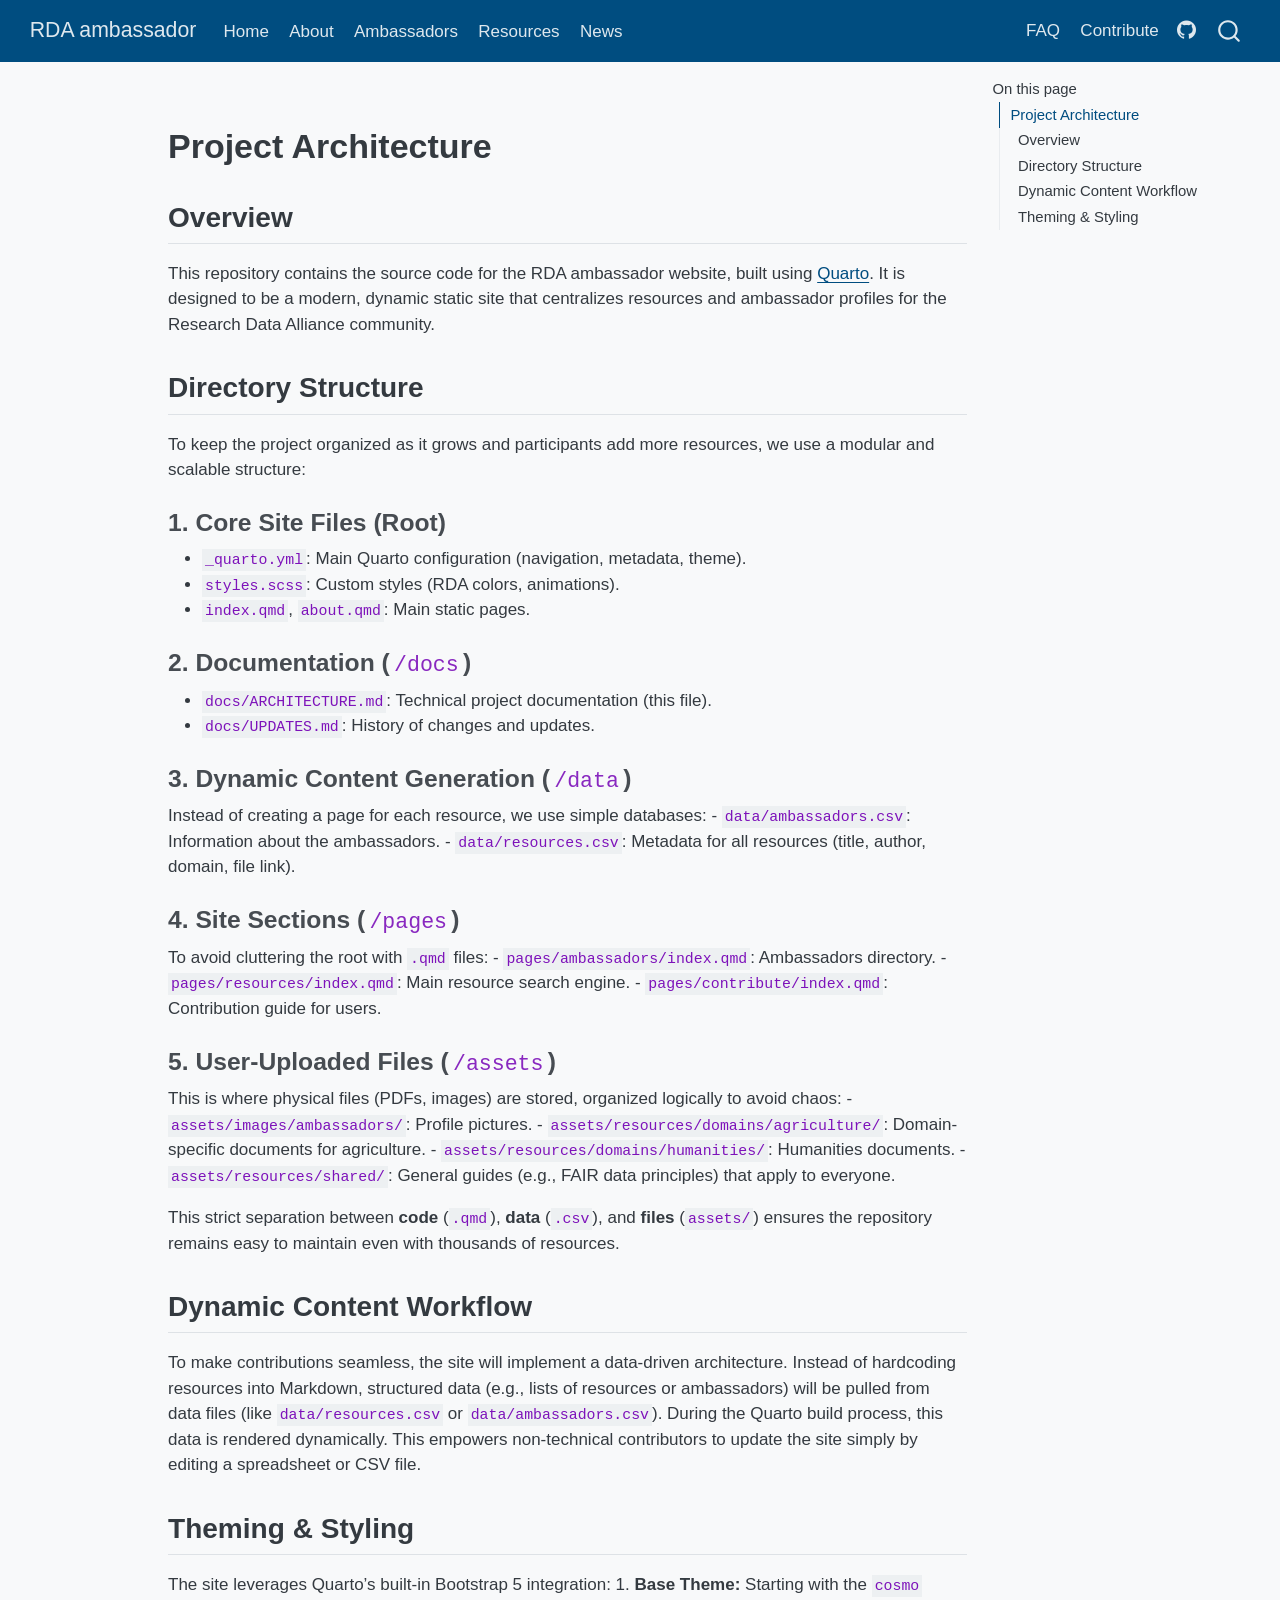
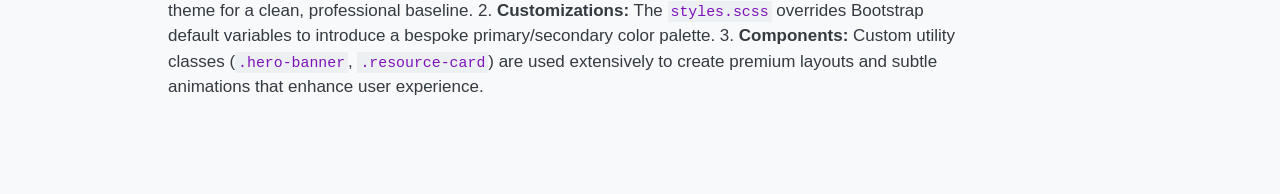
<file: docs/ARCHITECTURE.html>
<!DOCTYPE html>
<html xmlns="http://www.w3.org/1999/xhtml" lang="en" xml:lang="en"><head>

<meta charset="utf-8">
<meta name="generator" content="quarto-1.9.38">

<meta name="viewport" content="width=device-width, initial-scale=1.0, user-scalable=yes">


<title>architecture – RDA ambassador</title>
<style>
/* Default styles provided by pandoc.
** See https://pandoc.org/MANUAL.html#variables-for-html for config info.
*/
code{white-space: pre-wrap;}
span.smallcaps{font-variant: small-caps;}
div.columns{display: flex; gap: min(4vw, 1.5em);}
div.column{flex: auto; overflow-x: auto;}
div.hanging-indent{margin-left: 1.5em; text-indent: -1.5em;}
ul.task-list{list-style: none;}
ul.task-list li input[type="checkbox"] {
  width: 0.8em;
  margin: 0 0.8em 0.2em -1em; /* quarto-specific, see https://github.com/quarto-dev/quarto-cli/issues/4556 */ 
  vertical-align: middle;
}
</style>


<script src="../site_libs/quarto-nav/quarto-nav.js"></script>
<script src="../site_libs/quarto-nav/headroom.min.js"></script>
<script src="../site_libs/clipboard/clipboard.min.js"></script>
<script src="../site_libs/quarto-search/autocomplete.umd.js"></script>
<script src="../site_libs/quarto-search/fuse.min.js"></script>
<script src="../site_libs/quarto-search/quarto-search.js"></script>
<meta name="quarto:offset" content="../">
<script src="../site_libs/quarto-html/quarto.js" type="module"></script>
<script src="../site_libs/quarto-html/tabsets/tabsets.js" type="module"></script>
<script src="../site_libs/quarto-html/popper.min.js"></script>
<script src="../site_libs/quarto-html/tippy.umd.min.js"></script>
<script src="../site_libs/quarto-html/anchor.min.js"></script>
<link href="../site_libs/quarto-html/tippy.css" rel="stylesheet">
<link href="../site_libs/quarto-html/quarto-syntax-highlighting-15634bcf2e68342d4ad2dfa704d543f6.css" rel="stylesheet" id="quarto-text-highlighting-styles">
<script src="../site_libs/bootstrap/bootstrap.min.js"></script>
<link href="../site_libs/bootstrap/bootstrap-icons.css" rel="stylesheet">
<link href="../site_libs/bootstrap/bootstrap-e2d7aa4677c01dd37cf10bc2e1178ae0.min.css" rel="stylesheet" append-hash="true" id="quarto-bootstrap" data-mode="light">
<script id="quarto-search-options" type="application/json">{
  "location": "navbar",
  "copy-button": false,
  "collapse-after": 3,
  "panel-placement": "end",
  "type": "overlay",
  "limit": 50,
  "keyboard-shortcut": [
    "f",
    "/",
    "s"
  ],
  "show-item-context": false,
  "language": {
    "search-no-results-text": "No results",
    "search-matching-documents-text": "matching documents",
    "search-copy-link-title": "Copy link to search",
    "search-hide-matches-text": "Hide additional matches",
    "search-more-match-text": "more match in this document",
    "search-more-matches-text": "more matches in this document",
    "search-clear-button-title": "Clear",
    "search-text-placeholder": "",
    "search-detached-cancel-button-title": "Cancel",
    "search-submit-button-title": "Submit",
    "search-label": "Search"
  }
}</script>


<link rel="stylesheet" href="../styles.scss">
</head>

<body class="nav-fixed quarto-light">

<div id="quarto-search-results"></div>
  <header id="quarto-header" class="headroom fixed-top">
    <nav class="navbar navbar-expand-lg " data-bs-theme="dark">
      <div class="navbar-container container-fluid">
      <div class="navbar-brand-container mx-auto">
    <a class="navbar-brand" href="../index.html">
    <span class="navbar-title">RDA ambassador</span>
    </a>
  </div>
            <div id="quarto-search" class="" title="Search"></div>
          <button class="navbar-toggler" type="button" data-bs-toggle="collapse" data-bs-target="#navbarCollapse" aria-controls="navbarCollapse" role="menu" aria-expanded="false" aria-label="Toggle navigation" onclick="if (window.quartoToggleHeadroom) { window.quartoToggleHeadroom(); }">
  <span class="navbar-toggler-icon"></span>
</button>
          <div class="collapse navbar-collapse" id="navbarCollapse">
            <ul class="navbar-nav navbar-nav-scroll me-auto">
  <li class="nav-item">
    <a class="nav-link" href="../index.html"> 
<span class="menu-text">Home</span></a>
  </li>  
  <li class="nav-item">
    <a class="nav-link" href="../about.html"> 
<span class="menu-text">About</span></a>
  </li>  
  <li class="nav-item">
    <a class="nav-link" href="../pages/ambassadors/index.html"> 
<span class="menu-text">Ambassadors</span></a>
  </li>  
  <li class="nav-item">
    <a class="nav-link" href="../pages/resources/index.html"> 
<span class="menu-text">Resources</span></a>
  </li>  
  <li class="nav-item">
    <a class="nav-link" href="../pages/news/index.html"> 
<span class="menu-text">News</span></a>
  </li>  
</ul>
            <ul class="navbar-nav navbar-nav-scroll ms-auto">
  <li class="nav-item">
    <a class="nav-link" href="../pages/faq/index.html"> 
<span class="menu-text">FAQ</span></a>
  </li>  
  <li class="nav-item">
    <a class="nav-link" href="../pages/contribute/index.html"> 
<span class="menu-text">Contribute</span></a>
  </li>  
  <li class="nav-item compact">
    <a class="nav-link" href="https://github.com/"> <i class="bi bi-github" role="img">
</i> 
<span class="menu-text"></span></a>
  </li>  
</ul>
          </div> <!-- /navcollapse -->
            <div class="quarto-navbar-tools">
</div>
      </div> <!-- /container-fluid -->
    </nav>
</header>
<!-- content -->
<div id="quarto-content" class="quarto-container page-columns page-rows-contents page-layout-article page-navbar">
<!-- sidebar -->
<!-- margin-sidebar -->
    <div id="quarto-margin-sidebar" class="sidebar margin-sidebar">
        <nav id="TOC" role="doc-toc" class="toc-active">
    <h2 id="toc-title">On this page</h2>
   
  <ul>
  <li><a href="#project-architecture" id="toc-project-architecture" class="nav-link active" data-scroll-target="#project-architecture">Project Architecture</a>
  <ul class="collapse">
  <li><a href="#overview" id="toc-overview" class="nav-link" data-scroll-target="#overview">Overview</a></li>
  <li><a href="#directory-structure" id="toc-directory-structure" class="nav-link" data-scroll-target="#directory-structure">Directory Structure</a>
  <ul class="collapse">
  <li><a href="#core-site-files-root" id="toc-core-site-files-root" class="nav-link" data-scroll-target="#core-site-files-root">1. Core Site Files (Root)</a></li>
  <li><a href="#documentation-docs" id="toc-documentation-docs" class="nav-link" data-scroll-target="#documentation-docs">2. Documentation (<code>/docs</code>)</a></li>
  <li><a href="#dynamic-content-generation-data" id="toc-dynamic-content-generation-data" class="nav-link" data-scroll-target="#dynamic-content-generation-data">3. Dynamic Content Generation (<code>/data</code>)</a></li>
  <li><a href="#site-sections-pages" id="toc-site-sections-pages" class="nav-link" data-scroll-target="#site-sections-pages">4. Site Sections (<code>/pages</code>)</a></li>
  <li><a href="#user-uploaded-files-assets" id="toc-user-uploaded-files-assets" class="nav-link" data-scroll-target="#user-uploaded-files-assets">5. User-Uploaded Files (<code>/assets</code>)</a></li>
  </ul></li>
  <li><a href="#dynamic-content-workflow" id="toc-dynamic-content-workflow" class="nav-link" data-scroll-target="#dynamic-content-workflow">Dynamic Content Workflow</a></li>
  <li><a href="#theming-styling" id="toc-theming-styling" class="nav-link" data-scroll-target="#theming-styling">Theming &amp; Styling</a></li>
  </ul></li>
  </ul>
</nav>
    </div>
<!-- main -->
<main class="content" id="quarto-document-content"><header id="title-block-header" class="quarto-title-block"></header>




<section id="project-architecture" class="level1">
<h1>Project Architecture</h1>
<section id="overview" class="level2">
<h2 class="anchored" data-anchor-id="overview">Overview</h2>
<p>This repository contains the source code for the RDA ambassador website, built using <a href="https://quarto.org/">Quarto</a>. It is designed to be a modern, dynamic static site that centralizes resources and ambassador profiles for the Research Data Alliance community.</p>
</section>
<section id="directory-structure" class="level2">
<h2 class="anchored" data-anchor-id="directory-structure">Directory Structure</h2>
<p>To keep the project organized as it grows and participants add more resources, we use a modular and scalable structure:</p>
<section id="core-site-files-root" class="level3">
<h3 class="anchored" data-anchor-id="core-site-files-root">1. Core Site Files (Root)</h3>
<ul>
<li><code>_quarto.yml</code>: Main Quarto configuration (navigation, metadata, theme).</li>
<li><code>styles.scss</code>: Custom styles (RDA colors, animations).</li>
<li><code>index.qmd</code>, <code>about.qmd</code>: Main static pages.</li>
</ul>
</section>
<section id="documentation-docs" class="level3">
<h3 class="anchored" data-anchor-id="documentation-docs">2. Documentation (<code>/docs</code>)</h3>
<ul>
<li><code>docs/ARCHITECTURE.md</code>: Technical project documentation (this file).</li>
<li><code>docs/UPDATES.md</code>: History of changes and updates.</li>
</ul>
</section>
<section id="dynamic-content-generation-data" class="level3">
<h3 class="anchored" data-anchor-id="dynamic-content-generation-data">3. Dynamic Content Generation (<code>/data</code>)</h3>
<p>Instead of creating a page for each resource, we use simple databases: - <code>data/ambassadors.csv</code>: Information about the ambassadors. - <code>data/resources.csv</code>: Metadata for all resources (title, author, domain, file link).</p>
</section>
<section id="site-sections-pages" class="level3">
<h3 class="anchored" data-anchor-id="site-sections-pages">4. Site Sections (<code>/pages</code>)</h3>
<p>To avoid cluttering the root with <code>.qmd</code> files: - <code>pages/ambassadors/index.qmd</code>: Ambassadors directory. - <code>pages/resources/index.qmd</code>: Main resource search engine. - <code>pages/contribute/index.qmd</code>: Contribution guide for users.</p>
</section>
<section id="user-uploaded-files-assets" class="level3">
<h3 class="anchored" data-anchor-id="user-uploaded-files-assets">5. User-Uploaded Files (<code>/assets</code>)</h3>
<p>This is where physical files (PDFs, images) are stored, organized logically to avoid chaos: - <code>assets/images/ambassadors/</code>: Profile pictures. - <code>assets/resources/domains/agriculture/</code>: Domain-specific documents for agriculture. - <code>assets/resources/domains/humanities/</code>: Humanities documents. - <code>assets/resources/shared/</code>: General guides (e.g., FAIR data principles) that apply to everyone.</p>
<p>This strict separation between <strong>code</strong> (<code>.qmd</code>), <strong>data</strong> (<code>.csv</code>), and <strong>files</strong> (<code>assets/</code>) ensures the repository remains easy to maintain even with thousands of resources.</p>
</section>
</section>
<section id="dynamic-content-workflow" class="level2">
<h2 class="anchored" data-anchor-id="dynamic-content-workflow">Dynamic Content Workflow</h2>
<p>To make contributions seamless, the site will implement a data-driven architecture. Instead of hardcoding resources into Markdown, structured data (e.g., lists of resources or ambassadors) will be pulled from data files (like <code>data/resources.csv</code> or <code>data/ambassadors.csv</code>). During the Quarto build process, this data is rendered dynamically. This empowers non-technical contributors to update the site simply by editing a spreadsheet or CSV file.</p>
</section>
<section id="theming-styling" class="level2">
<h2 class="anchored" data-anchor-id="theming-styling">Theming &amp; Styling</h2>
<p>The site leverages Quarto’s built-in Bootstrap 5 integration: 1. <strong>Base Theme:</strong> Starting with the <code>cosmo</code> theme for a clean, professional baseline. 2. <strong>Customizations:</strong> The <code>styles.scss</code> overrides Bootstrap default variables to introduce a bespoke primary/secondary color palette. 3. <strong>Components:</strong> Custom utility classes (<code>.hero-banner</code>, <code>.resource-card</code>) are used extensively to create premium layouts and subtle animations that enhance user experience.</p>


</section>
</section>

</main> <!-- /main -->
<script id="quarto-html-after-body" type="application/javascript">
  window.document.addEventListener("DOMContentLoaded", function (event) {
    const icon = "";
    const anchorJS = new window.AnchorJS();
    anchorJS.options = {
      placement: 'right',
      icon: icon
    };
    anchorJS.add('.anchored');
    const isCodeAnnotation = (el) => {
      for (const clz of el.classList) {
        if (clz.startsWith('code-annotation-')) {                     
          return true;
        }
      }
      return false;
    }
    const onCopySuccess = function(e) {
      // button target
      const button = e.trigger;
      // don't keep focus
      button.blur();
      // flash "checked"
      button.classList.add('code-copy-button-checked');
      var currentTitle = button.getAttribute("title");
      button.setAttribute("title", "Copied!");
      let tooltip;
      if (window.bootstrap) {
        button.setAttribute("data-bs-toggle", "tooltip");
        button.setAttribute("data-bs-placement", "left");
        button.setAttribute("data-bs-title", "Copied!");
        tooltip = new bootstrap.Tooltip(button, 
          { trigger: "manual", 
            customClass: "code-copy-button-tooltip",
            offset: [0, -8]});
        tooltip.show();    
      }
      setTimeout(function() {
        if (tooltip) {
          tooltip.hide();
          button.removeAttribute("data-bs-title");
          button.removeAttribute("data-bs-toggle");
          button.removeAttribute("data-bs-placement");
        }
        button.setAttribute("title", currentTitle);
        button.classList.remove('code-copy-button-checked');
      }, 1000);
      // clear code selection
      e.clearSelection();
    }
    const getTextToCopy = function(trigger) {
      const outerScaffold = trigger.parentElement.cloneNode(true);
      const codeEl = outerScaffold.querySelector('code');
      for (const childEl of codeEl.children) {
        if (isCodeAnnotation(childEl)) {
          childEl.remove();
        }
      }
      return codeEl.innerText;
    }
    const clipboard = new window.ClipboardJS('.code-copy-button:not([data-in-quarto-modal])', {
      text: getTextToCopy
    });
    clipboard.on('success', onCopySuccess);
    if (window.document.getElementById('quarto-embedded-source-code-modal')) {
      const clipboardModal = new window.ClipboardJS('.code-copy-button[data-in-quarto-modal]', {
        text: getTextToCopy,
        container: window.document.getElementById('quarto-embedded-source-code-modal')
      });
      clipboardModal.on('success', onCopySuccess);
    }
      var localhostRegex = new RegExp(/^(?:http|https):\/\/localhost\:?[0-9]*\//);
      var mailtoRegex = new RegExp(/^mailto:/);
        var filterRegex = new RegExp("https:\/\/www\.rd-alliance\.org\/disciplines\/rda-domain-ambassadors\/");
      var isInternal = (href) => {
          return filterRegex.test(href) || localhostRegex.test(href) || mailtoRegex.test(href);
      }
      // Inspect non-navigation links and adorn them if external
     var links = window.document.querySelectorAll('a[href]:not(.nav-link):not(.navbar-brand):not(.toc-action):not(.sidebar-link):not(.sidebar-item-toggle):not(.pagination-link):not(.no-external):not([aria-hidden]):not(.dropdown-item):not(.quarto-navigation-tool):not(.about-link)');
      for (var i=0; i<links.length; i++) {
        const link = links[i];
        if (!isInternal(link.href)) {
          // undo the damage that might have been done by quarto-nav.js in the case of
          // links that we want to consider external
          if (link.dataset.originalHref !== undefined) {
            link.href = link.dataset.originalHref;
          }
        }
      }
    function tippyHover(el, contentFn, onTriggerFn, onUntriggerFn) {
      const config = {
        allowHTML: true,
        maxWidth: 500,
        delay: 100,
        arrow: false,
        appendTo: function(el) {
            return el.parentElement;
        },
        interactive: true,
        interactiveBorder: 10,
        theme: 'quarto',
        placement: 'bottom-start',
      };
      if (contentFn) {
        config.content = contentFn;
      }
      if (onTriggerFn) {
        config.onTrigger = onTriggerFn;
      }
      if (onUntriggerFn) {
        config.onUntrigger = onUntriggerFn;
      }
      window.tippy(el, config); 
    }
    const noterefs = window.document.querySelectorAll('a[role="doc-noteref"]');
    for (var i=0; i<noterefs.length; i++) {
      const ref = noterefs[i];
      tippyHover(ref, function() {
        // use id or data attribute instead here
        let href = ref.getAttribute('data-footnote-href') || ref.getAttribute('href');
        try { href = new URL(href).hash; } catch {}
        const id = href.replace(/^#\/?/, "");
        const note = window.document.getElementById(id);
        if (note) {
          return note.innerHTML;
        } else {
          return "";
        }
      });
    }
    const xrefs = window.document.querySelectorAll('a.quarto-xref');
    const processXRef = (id, note) => {
      // Strip column container classes
      const stripColumnClz = (el) => {
        el.classList.remove("page-full", "page-columns");
        if (el.children) {
          for (const child of el.children) {
            stripColumnClz(child);
          }
        }
      }
      stripColumnClz(note)
      if (id === null || id.startsWith('sec-')) {
        // Special case sections, only their first couple elements
        const container = document.createElement("div");
        if (note.children && note.children.length > 2) {
          container.appendChild(note.children[0].cloneNode(true));
          for (let i = 1; i < note.children.length; i++) {
            const child = note.children[i];
            if (child.tagName === "P" && child.innerText === "") {
              continue;
            } else {
              container.appendChild(child.cloneNode(true));
              break;
            }
          }
          if (window.Quarto?.typesetMath) {
            window.Quarto.typesetMath(container);
          }
          return container.innerHTML
        } else {
          if (window.Quarto?.typesetMath) {
            window.Quarto.typesetMath(note);
          }
          return note.innerHTML;
        }
      } else {
        // Remove any anchor links if they are present
        const anchorLink = note.querySelector('a.anchorjs-link');
        if (anchorLink) {
          anchorLink.remove();
        }
        if (window.Quarto?.typesetMath) {
          window.Quarto.typesetMath(note);
        }
        if (note.classList.contains("callout")) {
          return note.outerHTML;
        } else {
          return note.innerHTML;
        }
      }
    }
    for (var i=0; i<xrefs.length; i++) {
      const xref = xrefs[i];
      tippyHover(xref, undefined, function(instance) {
        instance.disable();
        let url = xref.getAttribute('href');
        let hash = undefined; 
        if (url.startsWith('#')) {
          hash = url;
        } else {
          try { hash = new URL(url).hash; } catch {}
        }
        if (hash) {
          const id = hash.replace(/^#\/?/, "");
          const note = window.document.getElementById(id);
          if (note !== null) {
            try {
              const html = processXRef(id, note.cloneNode(true));
              instance.setContent(html);
            } finally {
              instance.enable();
              instance.show();
            }
          } else {
            // See if we can fetch this
            fetch(url.split('#')[0])
            .then(res => res.text())
            .then(html => {
              const parser = new DOMParser();
              const htmlDoc = parser.parseFromString(html, "text/html");
              const note = htmlDoc.getElementById(id);
              if (note !== null) {
                const html = processXRef(id, note);
                instance.setContent(html);
              } 
            }).finally(() => {
              instance.enable();
              instance.show();
            });
          }
        } else {
          // See if we can fetch a full url (with no hash to target)
          // This is a special case and we should probably do some content thinning / targeting
          fetch(url)
          .then(res => res.text())
          .then(html => {
            const parser = new DOMParser();
            const htmlDoc = parser.parseFromString(html, "text/html");
            const note = htmlDoc.querySelector('main.content');
            if (note !== null) {
              // This should only happen for chapter cross references
              // (since there is no id in the URL)
              // remove the first header
              if (note.children.length > 0 && note.children[0].tagName === "HEADER") {
                note.children[0].remove();
              }
              const html = processXRef(null, note);
              instance.setContent(html);
            } 
          }).finally(() => {
            instance.enable();
            instance.show();
          });
        }
      }, function(instance) {
      });
    }
        let selectedAnnoteEl;
        const selectorForAnnotation = ( cell, annotation) => {
          let cellAttr = 'data-code-cell="' + cell + '"';
          let lineAttr = 'data-code-annotation="' +  annotation + '"';
          const selector = 'span[' + cellAttr + '][' + lineAttr + ']';
          return selector;
        }
        const selectCodeLines = (annoteEl) => {
          const doc = window.document;
          const targetCell = annoteEl.getAttribute("data-target-cell");
          const targetAnnotation = annoteEl.getAttribute("data-target-annotation");
          const annoteSpan = window.document.querySelector(selectorForAnnotation(targetCell, targetAnnotation));
          const lines = annoteSpan.getAttribute("data-code-lines").split(",");
          const lineIds = lines.map((line) => {
            return targetCell + "-" + line;
          })
          let top = null;
          let height = null;
          let parent = null;
          if (lineIds.length > 0) {
              //compute the position of the single el (top and bottom and make a div)
              const el = window.document.getElementById(lineIds[0]);
              top = el.offsetTop;
              height = el.offsetHeight;
              parent = el.parentElement.parentElement;
            if (lineIds.length > 1) {
              const lastEl = window.document.getElementById(lineIds[lineIds.length - 1]);
              const bottom = lastEl.offsetTop + lastEl.offsetHeight;
              height = bottom - top;
            }
            if (top !== null && height !== null && parent !== null) {
              // cook up a div (if necessary) and position it 
              let div = window.document.getElementById("code-annotation-line-highlight");
              if (div === null) {
                div = window.document.createElement("div");
                div.setAttribute("id", "code-annotation-line-highlight");
                div.style.position = 'absolute';
                parent.appendChild(div);
              }
              div.style.top = top - 2 + "px";
              div.style.height = height + 4 + "px";
              div.style.left = 0;
              let gutterDiv = window.document.getElementById("code-annotation-line-highlight-gutter");
              if (gutterDiv === null) {
                gutterDiv = window.document.createElement("div");
                gutterDiv.setAttribute("id", "code-annotation-line-highlight-gutter");
                gutterDiv.style.position = 'absolute';
                const codeCell = window.document.getElementById(targetCell);
                const gutter = codeCell.querySelector('.code-annotation-gutter');
                gutter.appendChild(gutterDiv);
              }
              gutterDiv.style.top = top - 2 + "px";
              gutterDiv.style.height = height + 4 + "px";
            }
            selectedAnnoteEl = annoteEl;
          }
        };
        const unselectCodeLines = () => {
          const elementsIds = ["code-annotation-line-highlight", "code-annotation-line-highlight-gutter"];
          elementsIds.forEach((elId) => {
            const div = window.document.getElementById(elId);
            if (div) {
              div.remove();
            }
          });
          selectedAnnoteEl = undefined;
        };
          // Handle positioning of the toggle
      window.addEventListener(
        "resize",
        throttle(() => {
          elRect = undefined;
          if (selectedAnnoteEl) {
            selectCodeLines(selectedAnnoteEl);
          }
        }, 10)
      );
      function throttle(fn, ms) {
      let throttle = false;
      let timer;
        return (...args) => {
          if(!throttle) { // first call gets through
              fn.apply(this, args);
              throttle = true;
          } else { // all the others get throttled
              if(timer) clearTimeout(timer); // cancel #2
              timer = setTimeout(() => {
                fn.apply(this, args);
                timer = throttle = false;
              }, ms);
          }
        };
      }
        // Attach click handler to the DT
        const annoteDls = window.document.querySelectorAll('dt[data-target-cell]');
        for (const annoteDlNode of annoteDls) {
          annoteDlNode.addEventListener('click', (event) => {
            const clickedEl = event.target;
            if (clickedEl !== selectedAnnoteEl) {
              unselectCodeLines();
              const activeEl = window.document.querySelector('dt[data-target-cell].code-annotation-active');
              if (activeEl) {
                activeEl.classList.remove('code-annotation-active');
              }
              selectCodeLines(clickedEl);
              clickedEl.classList.add('code-annotation-active');
            } else {
              // Unselect the line
              unselectCodeLines();
              clickedEl.classList.remove('code-annotation-active');
            }
          });
        }
    const findCites = (el) => {
      const parentEl = el.parentElement;
      if (parentEl) {
        const cites = parentEl.dataset.cites;
        if (cites) {
          return {
            el,
            cites: cites.split(' ')
          };
        } else {
          return findCites(el.parentElement)
        }
      } else {
        return undefined;
      }
    };
    var bibliorefs = window.document.querySelectorAll('a[role="doc-biblioref"]');
    for (var i=0; i<bibliorefs.length; i++) {
      const ref = bibliorefs[i];
      const citeInfo = findCites(ref);
      if (citeInfo) {
        tippyHover(citeInfo.el, function() {
          var popup = window.document.createElement('div');
          citeInfo.cites.forEach(function(cite) {
            var citeDiv = window.document.createElement('div');
            citeDiv.classList.add('hanging-indent');
            citeDiv.classList.add('csl-entry');
            var biblioDiv = window.document.getElementById('ref-' + cite);
            if (biblioDiv) {
              citeDiv.innerHTML = biblioDiv.innerHTML;
            }
            popup.appendChild(citeDiv);
          });
          return popup.innerHTML;
        });
      }
    }
  });
  </script>
</div> <!-- /content -->




</body></html>
</file>
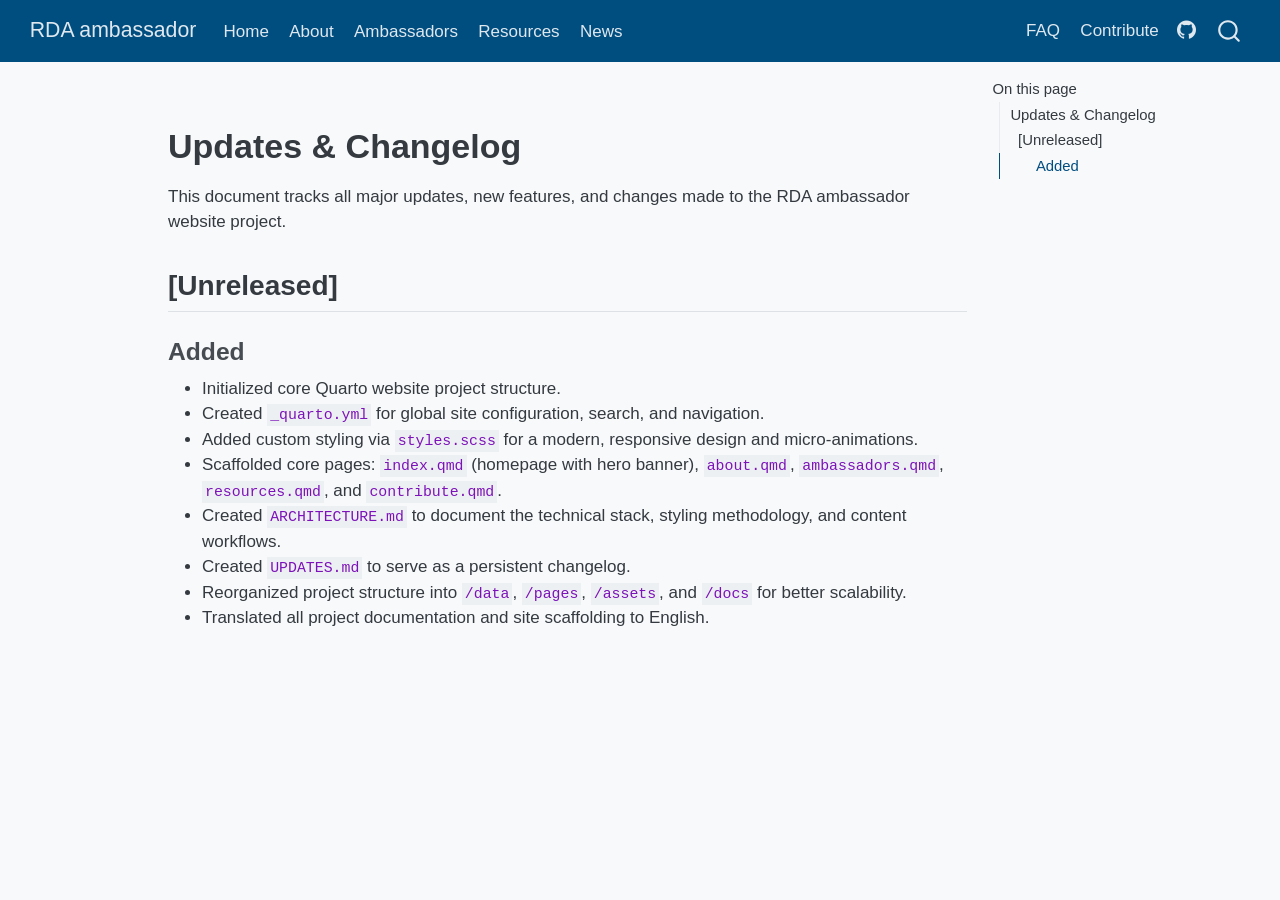
<file: docs/UPDATES.html>
<!DOCTYPE html>
<html xmlns="http://www.w3.org/1999/xhtml" lang="en" xml:lang="en"><head>

<meta charset="utf-8">
<meta name="generator" content="quarto-1.9.38">

<meta name="viewport" content="width=device-width, initial-scale=1.0, user-scalable=yes">


<title>updates – RDA ambassador</title>
<style>
/* Default styles provided by pandoc.
** See https://pandoc.org/MANUAL.html#variables-for-html for config info.
*/
code{white-space: pre-wrap;}
span.smallcaps{font-variant: small-caps;}
div.columns{display: flex; gap: min(4vw, 1.5em);}
div.column{flex: auto; overflow-x: auto;}
div.hanging-indent{margin-left: 1.5em; text-indent: -1.5em;}
ul.task-list{list-style: none;}
ul.task-list li input[type="checkbox"] {
  width: 0.8em;
  margin: 0 0.8em 0.2em -1em; /* quarto-specific, see https://github.com/quarto-dev/quarto-cli/issues/4556 */ 
  vertical-align: middle;
}
</style>


<script src="../site_libs/quarto-nav/quarto-nav.js"></script>
<script src="../site_libs/quarto-nav/headroom.min.js"></script>
<script src="../site_libs/clipboard/clipboard.min.js"></script>
<script src="../site_libs/quarto-search/autocomplete.umd.js"></script>
<script src="../site_libs/quarto-search/fuse.min.js"></script>
<script src="../site_libs/quarto-search/quarto-search.js"></script>
<meta name="quarto:offset" content="../">
<script src="../site_libs/quarto-html/quarto.js" type="module"></script>
<script src="../site_libs/quarto-html/tabsets/tabsets.js" type="module"></script>
<script src="../site_libs/quarto-html/popper.min.js"></script>
<script src="../site_libs/quarto-html/tippy.umd.min.js"></script>
<script src="../site_libs/quarto-html/anchor.min.js"></script>
<link href="../site_libs/quarto-html/tippy.css" rel="stylesheet">
<link href="../site_libs/quarto-html/quarto-syntax-highlighting-15634bcf2e68342d4ad2dfa704d543f6.css" rel="stylesheet" id="quarto-text-highlighting-styles">
<script src="../site_libs/bootstrap/bootstrap.min.js"></script>
<link href="../site_libs/bootstrap/bootstrap-icons.css" rel="stylesheet">
<link href="../site_libs/bootstrap/bootstrap-e2d7aa4677c01dd37cf10bc2e1178ae0.min.css" rel="stylesheet" append-hash="true" id="quarto-bootstrap" data-mode="light">
<script id="quarto-search-options" type="application/json">{
  "location": "navbar",
  "copy-button": false,
  "collapse-after": 3,
  "panel-placement": "end",
  "type": "overlay",
  "limit": 50,
  "keyboard-shortcut": [
    "f",
    "/",
    "s"
  ],
  "show-item-context": false,
  "language": {
    "search-no-results-text": "No results",
    "search-matching-documents-text": "matching documents",
    "search-copy-link-title": "Copy link to search",
    "search-hide-matches-text": "Hide additional matches",
    "search-more-match-text": "more match in this document",
    "search-more-matches-text": "more matches in this document",
    "search-clear-button-title": "Clear",
    "search-text-placeholder": "",
    "search-detached-cancel-button-title": "Cancel",
    "search-submit-button-title": "Submit",
    "search-label": "Search"
  }
}</script>


<link rel="stylesheet" href="../styles.scss">
</head>

<body class="nav-fixed quarto-light">

<div id="quarto-search-results"></div>
  <header id="quarto-header" class="headroom fixed-top">
    <nav class="navbar navbar-expand-lg " data-bs-theme="dark">
      <div class="navbar-container container-fluid">
      <div class="navbar-brand-container mx-auto">
    <a class="navbar-brand" href="../index.html">
    <span class="navbar-title">RDA ambassador</span>
    </a>
  </div>
            <div id="quarto-search" class="" title="Search"></div>
          <button class="navbar-toggler" type="button" data-bs-toggle="collapse" data-bs-target="#navbarCollapse" aria-controls="navbarCollapse" role="menu" aria-expanded="false" aria-label="Toggle navigation" onclick="if (window.quartoToggleHeadroom) { window.quartoToggleHeadroom(); }">
  <span class="navbar-toggler-icon"></span>
</button>
          <div class="collapse navbar-collapse" id="navbarCollapse">
            <ul class="navbar-nav navbar-nav-scroll me-auto">
  <li class="nav-item">
    <a class="nav-link" href="../index.html"> 
<span class="menu-text">Home</span></a>
  </li>  
  <li class="nav-item">
    <a class="nav-link" href="../about.html"> 
<span class="menu-text">About</span></a>
  </li>  
  <li class="nav-item">
    <a class="nav-link" href="../pages/ambassadors/index.html"> 
<span class="menu-text">Ambassadors</span></a>
  </li>  
  <li class="nav-item">
    <a class="nav-link" href="../pages/resources/index.html"> 
<span class="menu-text">Resources</span></a>
  </li>  
  <li class="nav-item">
    <a class="nav-link" href="../pages/news/index.html"> 
<span class="menu-text">News</span></a>
  </li>  
</ul>
            <ul class="navbar-nav navbar-nav-scroll ms-auto">
  <li class="nav-item">
    <a class="nav-link" href="../pages/faq/index.html"> 
<span class="menu-text">FAQ</span></a>
  </li>  
  <li class="nav-item">
    <a class="nav-link" href="../pages/contribute/index.html"> 
<span class="menu-text">Contribute</span></a>
  </li>  
  <li class="nav-item compact">
    <a class="nav-link" href="https://github.com/"> <i class="bi bi-github" role="img">
</i> 
<span class="menu-text"></span></a>
  </li>  
</ul>
          </div> <!-- /navcollapse -->
            <div class="quarto-navbar-tools">
</div>
      </div> <!-- /container-fluid -->
    </nav>
</header>
<!-- content -->
<div id="quarto-content" class="quarto-container page-columns page-rows-contents page-layout-article page-navbar">
<!-- sidebar -->
<!-- margin-sidebar -->
    <div id="quarto-margin-sidebar" class="sidebar margin-sidebar">
        <nav id="TOC" role="doc-toc" class="toc-active">
    <h2 id="toc-title">On this page</h2>
   
  <ul>
  <li><a href="#updates-changelog" id="toc-updates-changelog" class="nav-link active" data-scroll-target="#updates-changelog">Updates &amp; Changelog</a>
  <ul class="collapse">
  <li><a href="#unreleased" id="toc-unreleased" class="nav-link" data-scroll-target="#unreleased">[Unreleased]</a>
  <ul class="collapse">
  <li><a href="#added" id="toc-added" class="nav-link" data-scroll-target="#added">Added</a></li>
  </ul></li>
  </ul></li>
  </ul>
</nav>
    </div>
<!-- main -->
<main class="content" id="quarto-document-content"><header id="title-block-header" class="quarto-title-block"></header>




<section id="updates-changelog" class="level1">
<h1>Updates &amp; Changelog</h1>
<p>This document tracks all major updates, new features, and changes made to the RDA ambassador website project.</p>
<section id="unreleased" class="level2">
<h2 class="anchored" data-anchor-id="unreleased">[Unreleased]</h2>
<section id="added" class="level3">
<h3 class="anchored" data-anchor-id="added">Added</h3>
<ul>
<li>Initialized core Quarto website project structure.</li>
<li>Created <code>_quarto.yml</code> for global site configuration, search, and navigation.</li>
<li>Added custom styling via <code>styles.scss</code> for a modern, responsive design and micro-animations.</li>
<li>Scaffolded core pages: <code>index.qmd</code> (homepage with hero banner), <code>about.qmd</code>, <code>ambassadors.qmd</code>, <code>resources.qmd</code>, and <code>contribute.qmd</code>.</li>
<li>Created <code>ARCHITECTURE.md</code> to document the technical stack, styling methodology, and content workflows.</li>
<li>Created <code>UPDATES.md</code> to serve as a persistent changelog.</li>
<li>Reorganized project structure into <code>/data</code>, <code>/pages</code>, <code>/assets</code>, and <code>/docs</code> for better scalability.</li>
<li>Translated all project documentation and site scaffolding to English.</li>
</ul>


</section>
</section>
</section>

</main> <!-- /main -->
<script id="quarto-html-after-body" type="application/javascript">
  window.document.addEventListener("DOMContentLoaded", function (event) {
    const icon = "";
    const anchorJS = new window.AnchorJS();
    anchorJS.options = {
      placement: 'right',
      icon: icon
    };
    anchorJS.add('.anchored');
    const isCodeAnnotation = (el) => {
      for (const clz of el.classList) {
        if (clz.startsWith('code-annotation-')) {                     
          return true;
        }
      }
      return false;
    }
    const onCopySuccess = function(e) {
      // button target
      const button = e.trigger;
      // don't keep focus
      button.blur();
      // flash "checked"
      button.classList.add('code-copy-button-checked');
      var currentTitle = button.getAttribute("title");
      button.setAttribute("title", "Copied!");
      let tooltip;
      if (window.bootstrap) {
        button.setAttribute("data-bs-toggle", "tooltip");
        button.setAttribute("data-bs-placement", "left");
        button.setAttribute("data-bs-title", "Copied!");
        tooltip = new bootstrap.Tooltip(button, 
          { trigger: "manual", 
            customClass: "code-copy-button-tooltip",
            offset: [0, -8]});
        tooltip.show();    
      }
      setTimeout(function() {
        if (tooltip) {
          tooltip.hide();
          button.removeAttribute("data-bs-title");
          button.removeAttribute("data-bs-toggle");
          button.removeAttribute("data-bs-placement");
        }
        button.setAttribute("title", currentTitle);
        button.classList.remove('code-copy-button-checked');
      }, 1000);
      // clear code selection
      e.clearSelection();
    }
    const getTextToCopy = function(trigger) {
      const outerScaffold = trigger.parentElement.cloneNode(true);
      const codeEl = outerScaffold.querySelector('code');
      for (const childEl of codeEl.children) {
        if (isCodeAnnotation(childEl)) {
          childEl.remove();
        }
      }
      return codeEl.innerText;
    }
    const clipboard = new window.ClipboardJS('.code-copy-button:not([data-in-quarto-modal])', {
      text: getTextToCopy
    });
    clipboard.on('success', onCopySuccess);
    if (window.document.getElementById('quarto-embedded-source-code-modal')) {
      const clipboardModal = new window.ClipboardJS('.code-copy-button[data-in-quarto-modal]', {
        text: getTextToCopy,
        container: window.document.getElementById('quarto-embedded-source-code-modal')
      });
      clipboardModal.on('success', onCopySuccess);
    }
      var localhostRegex = new RegExp(/^(?:http|https):\/\/localhost\:?[0-9]*\//);
      var mailtoRegex = new RegExp(/^mailto:/);
        var filterRegex = new RegExp("https:\/\/www\.rd-alliance\.org\/disciplines\/rda-domain-ambassadors\/");
      var isInternal = (href) => {
          return filterRegex.test(href) || localhostRegex.test(href) || mailtoRegex.test(href);
      }
      // Inspect non-navigation links and adorn them if external
     var links = window.document.querySelectorAll('a[href]:not(.nav-link):not(.navbar-brand):not(.toc-action):not(.sidebar-link):not(.sidebar-item-toggle):not(.pagination-link):not(.no-external):not([aria-hidden]):not(.dropdown-item):not(.quarto-navigation-tool):not(.about-link)');
      for (var i=0; i<links.length; i++) {
        const link = links[i];
        if (!isInternal(link.href)) {
          // undo the damage that might have been done by quarto-nav.js in the case of
          // links that we want to consider external
          if (link.dataset.originalHref !== undefined) {
            link.href = link.dataset.originalHref;
          }
        }
      }
    function tippyHover(el, contentFn, onTriggerFn, onUntriggerFn) {
      const config = {
        allowHTML: true,
        maxWidth: 500,
        delay: 100,
        arrow: false,
        appendTo: function(el) {
            return el.parentElement;
        },
        interactive: true,
        interactiveBorder: 10,
        theme: 'quarto',
        placement: 'bottom-start',
      };
      if (contentFn) {
        config.content = contentFn;
      }
      if (onTriggerFn) {
        config.onTrigger = onTriggerFn;
      }
      if (onUntriggerFn) {
        config.onUntrigger = onUntriggerFn;
      }
      window.tippy(el, config); 
    }
    const noterefs = window.document.querySelectorAll('a[role="doc-noteref"]');
    for (var i=0; i<noterefs.length; i++) {
      const ref = noterefs[i];
      tippyHover(ref, function() {
        // use id or data attribute instead here
        let href = ref.getAttribute('data-footnote-href') || ref.getAttribute('href');
        try { href = new URL(href).hash; } catch {}
        const id = href.replace(/^#\/?/, "");
        const note = window.document.getElementById(id);
        if (note) {
          return note.innerHTML;
        } else {
          return "";
        }
      });
    }
    const xrefs = window.document.querySelectorAll('a.quarto-xref');
    const processXRef = (id, note) => {
      // Strip column container classes
      const stripColumnClz = (el) => {
        el.classList.remove("page-full", "page-columns");
        if (el.children) {
          for (const child of el.children) {
            stripColumnClz(child);
          }
        }
      }
      stripColumnClz(note)
      if (id === null || id.startsWith('sec-')) {
        // Special case sections, only their first couple elements
        const container = document.createElement("div");
        if (note.children && note.children.length > 2) {
          container.appendChild(note.children[0].cloneNode(true));
          for (let i = 1; i < note.children.length; i++) {
            const child = note.children[i];
            if (child.tagName === "P" && child.innerText === "") {
              continue;
            } else {
              container.appendChild(child.cloneNode(true));
              break;
            }
          }
          if (window.Quarto?.typesetMath) {
            window.Quarto.typesetMath(container);
          }
          return container.innerHTML
        } else {
          if (window.Quarto?.typesetMath) {
            window.Quarto.typesetMath(note);
          }
          return note.innerHTML;
        }
      } else {
        // Remove any anchor links if they are present
        const anchorLink = note.querySelector('a.anchorjs-link');
        if (anchorLink) {
          anchorLink.remove();
        }
        if (window.Quarto?.typesetMath) {
          window.Quarto.typesetMath(note);
        }
        if (note.classList.contains("callout")) {
          return note.outerHTML;
        } else {
          return note.innerHTML;
        }
      }
    }
    for (var i=0; i<xrefs.length; i++) {
      const xref = xrefs[i];
      tippyHover(xref, undefined, function(instance) {
        instance.disable();
        let url = xref.getAttribute('href');
        let hash = undefined; 
        if (url.startsWith('#')) {
          hash = url;
        } else {
          try { hash = new URL(url).hash; } catch {}
        }
        if (hash) {
          const id = hash.replace(/^#\/?/, "");
          const note = window.document.getElementById(id);
          if (note !== null) {
            try {
              const html = processXRef(id, note.cloneNode(true));
              instance.setContent(html);
            } finally {
              instance.enable();
              instance.show();
            }
          } else {
            // See if we can fetch this
            fetch(url.split('#')[0])
            .then(res => res.text())
            .then(html => {
              const parser = new DOMParser();
              const htmlDoc = parser.parseFromString(html, "text/html");
              const note = htmlDoc.getElementById(id);
              if (note !== null) {
                const html = processXRef(id, note);
                instance.setContent(html);
              } 
            }).finally(() => {
              instance.enable();
              instance.show();
            });
          }
        } else {
          // See if we can fetch a full url (with no hash to target)
          // This is a special case and we should probably do some content thinning / targeting
          fetch(url)
          .then(res => res.text())
          .then(html => {
            const parser = new DOMParser();
            const htmlDoc = parser.parseFromString(html, "text/html");
            const note = htmlDoc.querySelector('main.content');
            if (note !== null) {
              // This should only happen for chapter cross references
              // (since there is no id in the URL)
              // remove the first header
              if (note.children.length > 0 && note.children[0].tagName === "HEADER") {
                note.children[0].remove();
              }
              const html = processXRef(null, note);
              instance.setContent(html);
            } 
          }).finally(() => {
            instance.enable();
            instance.show();
          });
        }
      }, function(instance) {
      });
    }
        let selectedAnnoteEl;
        const selectorForAnnotation = ( cell, annotation) => {
          let cellAttr = 'data-code-cell="' + cell + '"';
          let lineAttr = 'data-code-annotation="' +  annotation + '"';
          const selector = 'span[' + cellAttr + '][' + lineAttr + ']';
          return selector;
        }
        const selectCodeLines = (annoteEl) => {
          const doc = window.document;
          const targetCell = annoteEl.getAttribute("data-target-cell");
          const targetAnnotation = annoteEl.getAttribute("data-target-annotation");
          const annoteSpan = window.document.querySelector(selectorForAnnotation(targetCell, targetAnnotation));
          const lines = annoteSpan.getAttribute("data-code-lines").split(",");
          const lineIds = lines.map((line) => {
            return targetCell + "-" + line;
          })
          let top = null;
          let height = null;
          let parent = null;
          if (lineIds.length > 0) {
              //compute the position of the single el (top and bottom and make a div)
              const el = window.document.getElementById(lineIds[0]);
              top = el.offsetTop;
              height = el.offsetHeight;
              parent = el.parentElement.parentElement;
            if (lineIds.length > 1) {
              const lastEl = window.document.getElementById(lineIds[lineIds.length - 1]);
              const bottom = lastEl.offsetTop + lastEl.offsetHeight;
              height = bottom - top;
            }
            if (top !== null && height !== null && parent !== null) {
              // cook up a div (if necessary) and position it 
              let div = window.document.getElementById("code-annotation-line-highlight");
              if (div === null) {
                div = window.document.createElement("div");
                div.setAttribute("id", "code-annotation-line-highlight");
                div.style.position = 'absolute';
                parent.appendChild(div);
              }
              div.style.top = top - 2 + "px";
              div.style.height = height + 4 + "px";
              div.style.left = 0;
              let gutterDiv = window.document.getElementById("code-annotation-line-highlight-gutter");
              if (gutterDiv === null) {
                gutterDiv = window.document.createElement("div");
                gutterDiv.setAttribute("id", "code-annotation-line-highlight-gutter");
                gutterDiv.style.position = 'absolute';
                const codeCell = window.document.getElementById(targetCell);
                const gutter = codeCell.querySelector('.code-annotation-gutter');
                gutter.appendChild(gutterDiv);
              }
              gutterDiv.style.top = top - 2 + "px";
              gutterDiv.style.height = height + 4 + "px";
            }
            selectedAnnoteEl = annoteEl;
          }
        };
        const unselectCodeLines = () => {
          const elementsIds = ["code-annotation-line-highlight", "code-annotation-line-highlight-gutter"];
          elementsIds.forEach((elId) => {
            const div = window.document.getElementById(elId);
            if (div) {
              div.remove();
            }
          });
          selectedAnnoteEl = undefined;
        };
          // Handle positioning of the toggle
      window.addEventListener(
        "resize",
        throttle(() => {
          elRect = undefined;
          if (selectedAnnoteEl) {
            selectCodeLines(selectedAnnoteEl);
          }
        }, 10)
      );
      function throttle(fn, ms) {
      let throttle = false;
      let timer;
        return (...args) => {
          if(!throttle) { // first call gets through
              fn.apply(this, args);
              throttle = true;
          } else { // all the others get throttled
              if(timer) clearTimeout(timer); // cancel #2
              timer = setTimeout(() => {
                fn.apply(this, args);
                timer = throttle = false;
              }, ms);
          }
        };
      }
        // Attach click handler to the DT
        const annoteDls = window.document.querySelectorAll('dt[data-target-cell]');
        for (const annoteDlNode of annoteDls) {
          annoteDlNode.addEventListener('click', (event) => {
            const clickedEl = event.target;
            if (clickedEl !== selectedAnnoteEl) {
              unselectCodeLines();
              const activeEl = window.document.querySelector('dt[data-target-cell].code-annotation-active');
              if (activeEl) {
                activeEl.classList.remove('code-annotation-active');
              }
              selectCodeLines(clickedEl);
              clickedEl.classList.add('code-annotation-active');
            } else {
              // Unselect the line
              unselectCodeLines();
              clickedEl.classList.remove('code-annotation-active');
            }
          });
        }
    const findCites = (el) => {
      const parentEl = el.parentElement;
      if (parentEl) {
        const cites = parentEl.dataset.cites;
        if (cites) {
          return {
            el,
            cites: cites.split(' ')
          };
        } else {
          return findCites(el.parentElement)
        }
      } else {
        return undefined;
      }
    };
    var bibliorefs = window.document.querySelectorAll('a[role="doc-biblioref"]');
    for (var i=0; i<bibliorefs.length; i++) {
      const ref = bibliorefs[i];
      const citeInfo = findCites(ref);
      if (citeInfo) {
        tippyHover(citeInfo.el, function() {
          var popup = window.document.createElement('div');
          citeInfo.cites.forEach(function(cite) {
            var citeDiv = window.document.createElement('div');
            citeDiv.classList.add('hanging-indent');
            citeDiv.classList.add('csl-entry');
            var biblioDiv = window.document.getElementById('ref-' + cite);
            if (biblioDiv) {
              citeDiv.innerHTML = biblioDiv.innerHTML;
            }
            popup.appendChild(citeDiv);
          });
          return popup.innerHTML;
        });
      }
    }
  });
  </script>
</div> <!-- /content -->




</body></html>
</file>
<file: site_libs/quarto-html/tippy.css>
.tippy-box[data-animation=fade][data-state=hidden]{opacity:0}[data-tippy-root]{max-width:calc(100vw - 10px)}.tippy-box{position:relative;background-color:#333;color:#fff;border-radius:4px;font-size:14px;line-height:1.4;white-space:normal;outline:0;transition-property:transform,visibility,opacity}.tippy-box[data-placement^=top]>.tippy-arrow{bottom:0}.tippy-box[data-placement^=top]>.tippy-arrow:before{bottom:-7px;left:0;border-width:8px 8px 0;border-top-color:initial;transform-origin:center top}.tippy-box[data-placement^=bottom]>.tippy-arrow{top:0}.tippy-box[data-placement^=bottom]>.tippy-arrow:before{top:-7px;left:0;border-width:0 8px 8px;border-bottom-color:initial;transform-origin:center bottom}.tippy-box[data-placement^=left]>.tippy-arrow{right:0}.tippy-box[data-placement^=left]>.tippy-arrow:before{border-width:8px 0 8px 8px;border-left-color:initial;right:-7px;transform-origin:center left}.tippy-box[data-placement^=right]>.tippy-arrow{left:0}.tippy-box[data-placement^=right]>.tippy-arrow:before{left:-7px;border-width:8px 8px 8px 0;border-right-color:initial;transform-origin:center right}.tippy-box[data-inertia][data-state=visible]{transition-timing-function:cubic-bezier(.54,1.5,.38,1.11)}.tippy-arrow{width:16px;height:16px;color:#333}.tippy-arrow:before{content:"";position:absolute;border-color:transparent;border-style:solid}.tippy-content{position:relative;padding:5px 9px;z-index:1}
</file>
<file: site_libs/quarto-html/quarto-syntax-highlighting-15634bcf2e68342d4ad2dfa704d543f6.css>
/* quarto syntax highlight colors */
:root {
  --quarto-hl-ot-color: #003B4F;
  --quarto-hl-at-color: #657422;
  --quarto-hl-ss-color: #20794D;
  --quarto-hl-an-color: #5E5E5E;
  --quarto-hl-fu-color: #4758AB;
  --quarto-hl-st-color: #20794D;
  --quarto-hl-cf-color: #003B4F;
  --quarto-hl-op-color: #5E5E5E;
  --quarto-hl-er-color: #AD0000;
  --quarto-hl-bn-color: #AD0000;
  --quarto-hl-al-color: #AD0000;
  --quarto-hl-va-color: #111111;
  --quarto-hl-bu-color: inherit;
  --quarto-hl-ex-color: inherit;
  --quarto-hl-pp-color: #AD0000;
  --quarto-hl-in-color: #5E5E5E;
  --quarto-hl-vs-color: #20794D;
  --quarto-hl-wa-color: #5E5E5E;
  --quarto-hl-do-color: #5E5E5E;
  --quarto-hl-im-color: #00769E;
  --quarto-hl-ch-color: #20794D;
  --quarto-hl-dt-color: #AD0000;
  --quarto-hl-fl-color: #AD0000;
  --quarto-hl-co-color: #5E5E5E;
  --quarto-hl-cv-color: #5E5E5E;
  --quarto-hl-cn-color: #8f5902;
  --quarto-hl-sc-color: #5E5E5E;
  --quarto-hl-dv-color: #AD0000;
  --quarto-hl-kw-color: #003B4F;
}

/* other quarto variables */
:root {
  --quarto-font-monospace: SFMono-Regular, Menlo, Monaco, Consolas, "Liberation Mono", "Courier New", monospace;
}

/* syntax highlight based on Pandoc's rules */
pre > code.sourceCode > span {
  color: #003B4F;
}

code.sourceCode > span {
  color: #003B4F;
}

div.sourceCode,
div.sourceCode pre.sourceCode {
  color: #003B4F;
}

/* Normal */
code span {
  color: #003B4F;
}

/* Alert */
code span.al {
  color: #AD0000;
  font-style: inherit;
}

/* Annotation */
code span.an {
  color: #5E5E5E;
  font-style: inherit;
}

/* Attribute */
code span.at {
  color: #657422;
  font-style: inherit;
}

/* BaseN */
code span.bn {
  color: #AD0000;
  font-style: inherit;
}

/* BuiltIn */
code span.bu {
  font-style: inherit;
}

/* ControlFlow */
code span.cf {
  color: #003B4F;
  font-weight: bold;
  font-style: inherit;
}

/* Char */
code span.ch {
  color: #20794D;
  font-style: inherit;
}

/* Constant */
code span.cn {
  color: #8f5902;
  font-style: inherit;
}

/* Comment */
code span.co {
  color: #5E5E5E;
  font-style: inherit;
}

/* CommentVar */
code span.cv {
  color: #5E5E5E;
  font-style: italic;
}

/* Documentation */
code span.do {
  color: #5E5E5E;
  font-style: italic;
}

/* DataType */
code span.dt {
  color: #AD0000;
  font-style: inherit;
}

/* DecVal */
code span.dv {
  color: #AD0000;
  font-style: inherit;
}

/* Error */
code span.er {
  color: #AD0000;
  font-style: inherit;
}

/* Extension */
code span.ex {
  font-style: inherit;
}

/* Float */
code span.fl {
  color: #AD0000;
  font-style: inherit;
}

/* Function */
code span.fu {
  color: #4758AB;
  font-style: inherit;
}

/* Import */
code span.im {
  color: #00769E;
  font-style: inherit;
}

/* Information */
code span.in {
  color: #5E5E5E;
  font-style: inherit;
}

/* Keyword */
code span.kw {
  color: #003B4F;
  font-weight: bold;
  font-style: inherit;
}

/* Operator */
code span.op {
  color: #5E5E5E;
  font-style: inherit;
}

/* Other */
code span.ot {
  color: #003B4F;
  font-style: inherit;
}

/* Preprocessor */
code span.pp {
  color: #AD0000;
  font-style: inherit;
}

/* SpecialChar */
code span.sc {
  color: #5E5E5E;
  font-style: inherit;
}

/* SpecialString */
code span.ss {
  color: #20794D;
  font-style: inherit;
}

/* String */
code span.st {
  color: #20794D;
  font-style: inherit;
}

/* Variable */
code span.va {
  color: #111111;
  font-style: inherit;
}

/* VerbatimString */
code span.vs {
  color: #20794D;
  font-style: inherit;
}

/* Warning */
code span.wa {
  color: #5E5E5E;
  font-style: italic;
}

.prevent-inlining {
  content: "</";
}

/*# sourceMappingURL=f23921c56f73e400b49028c9186a1aa0.css.map */
</file>
